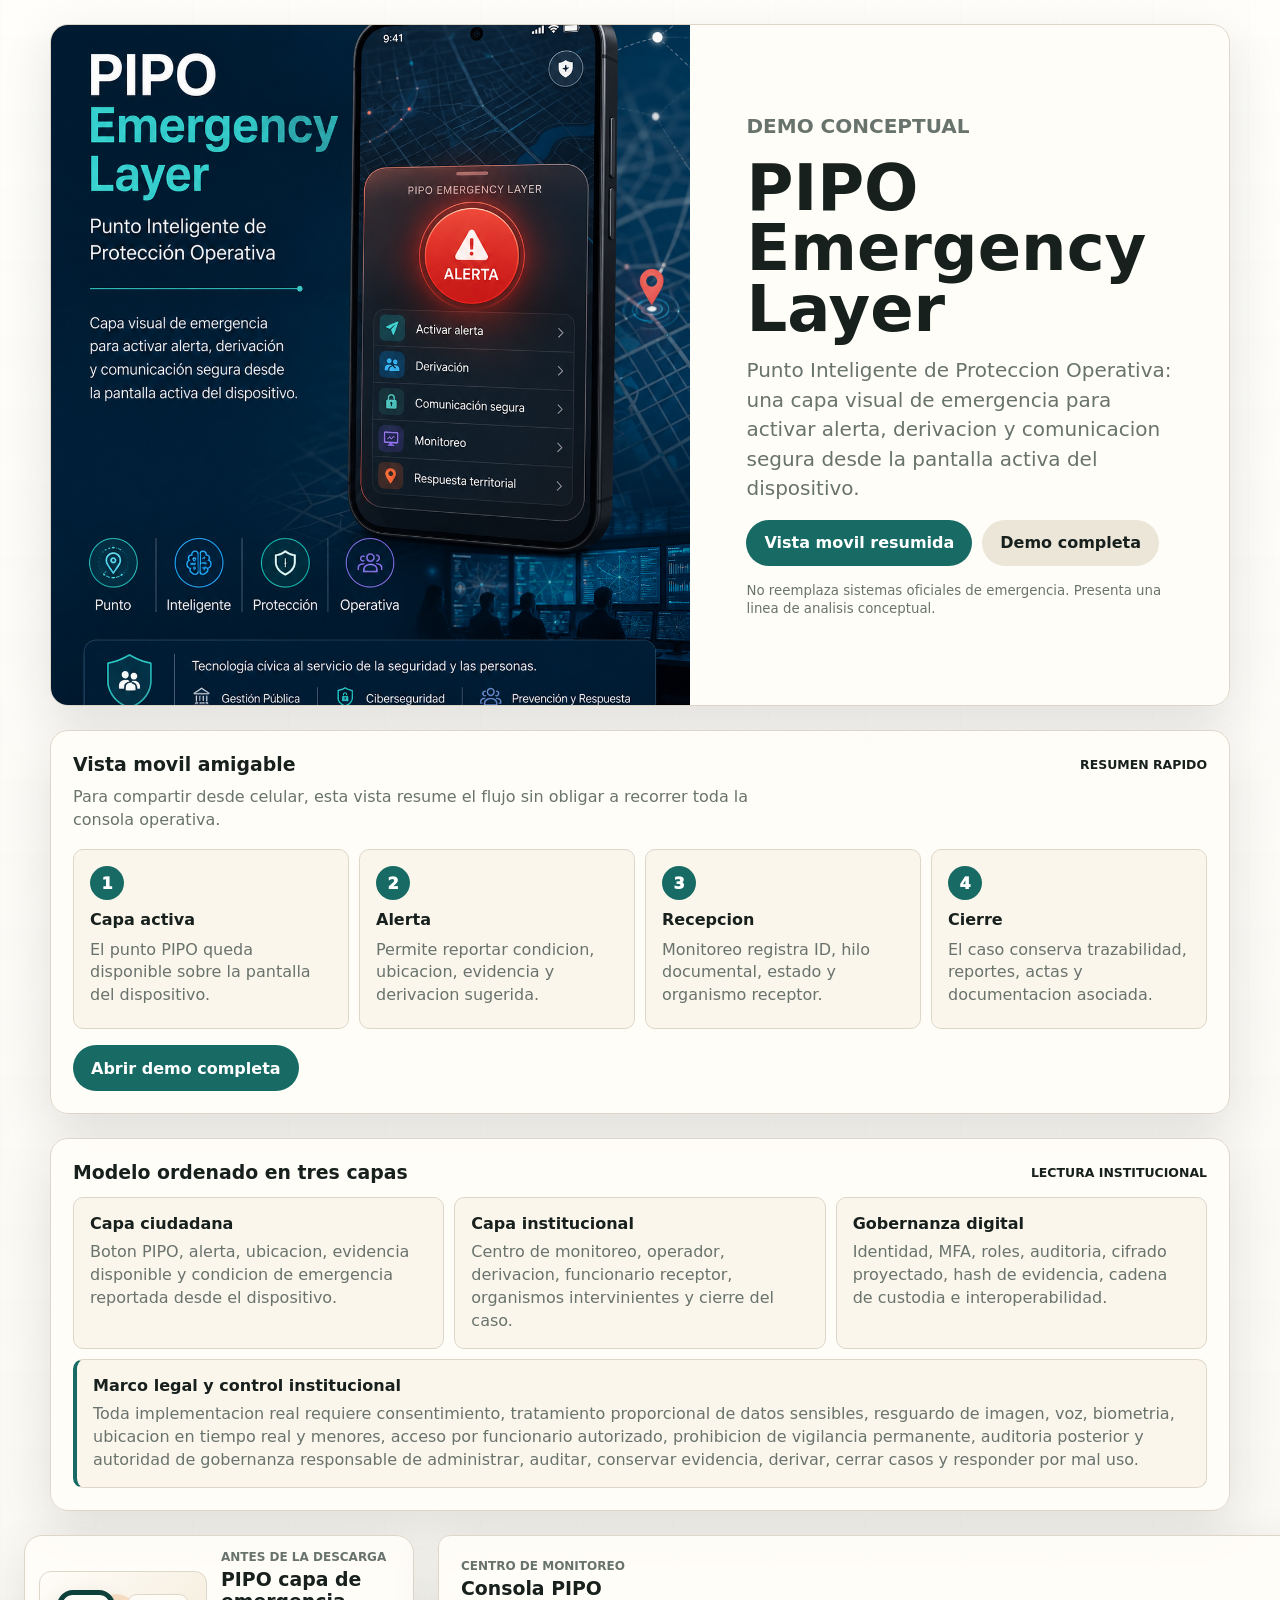
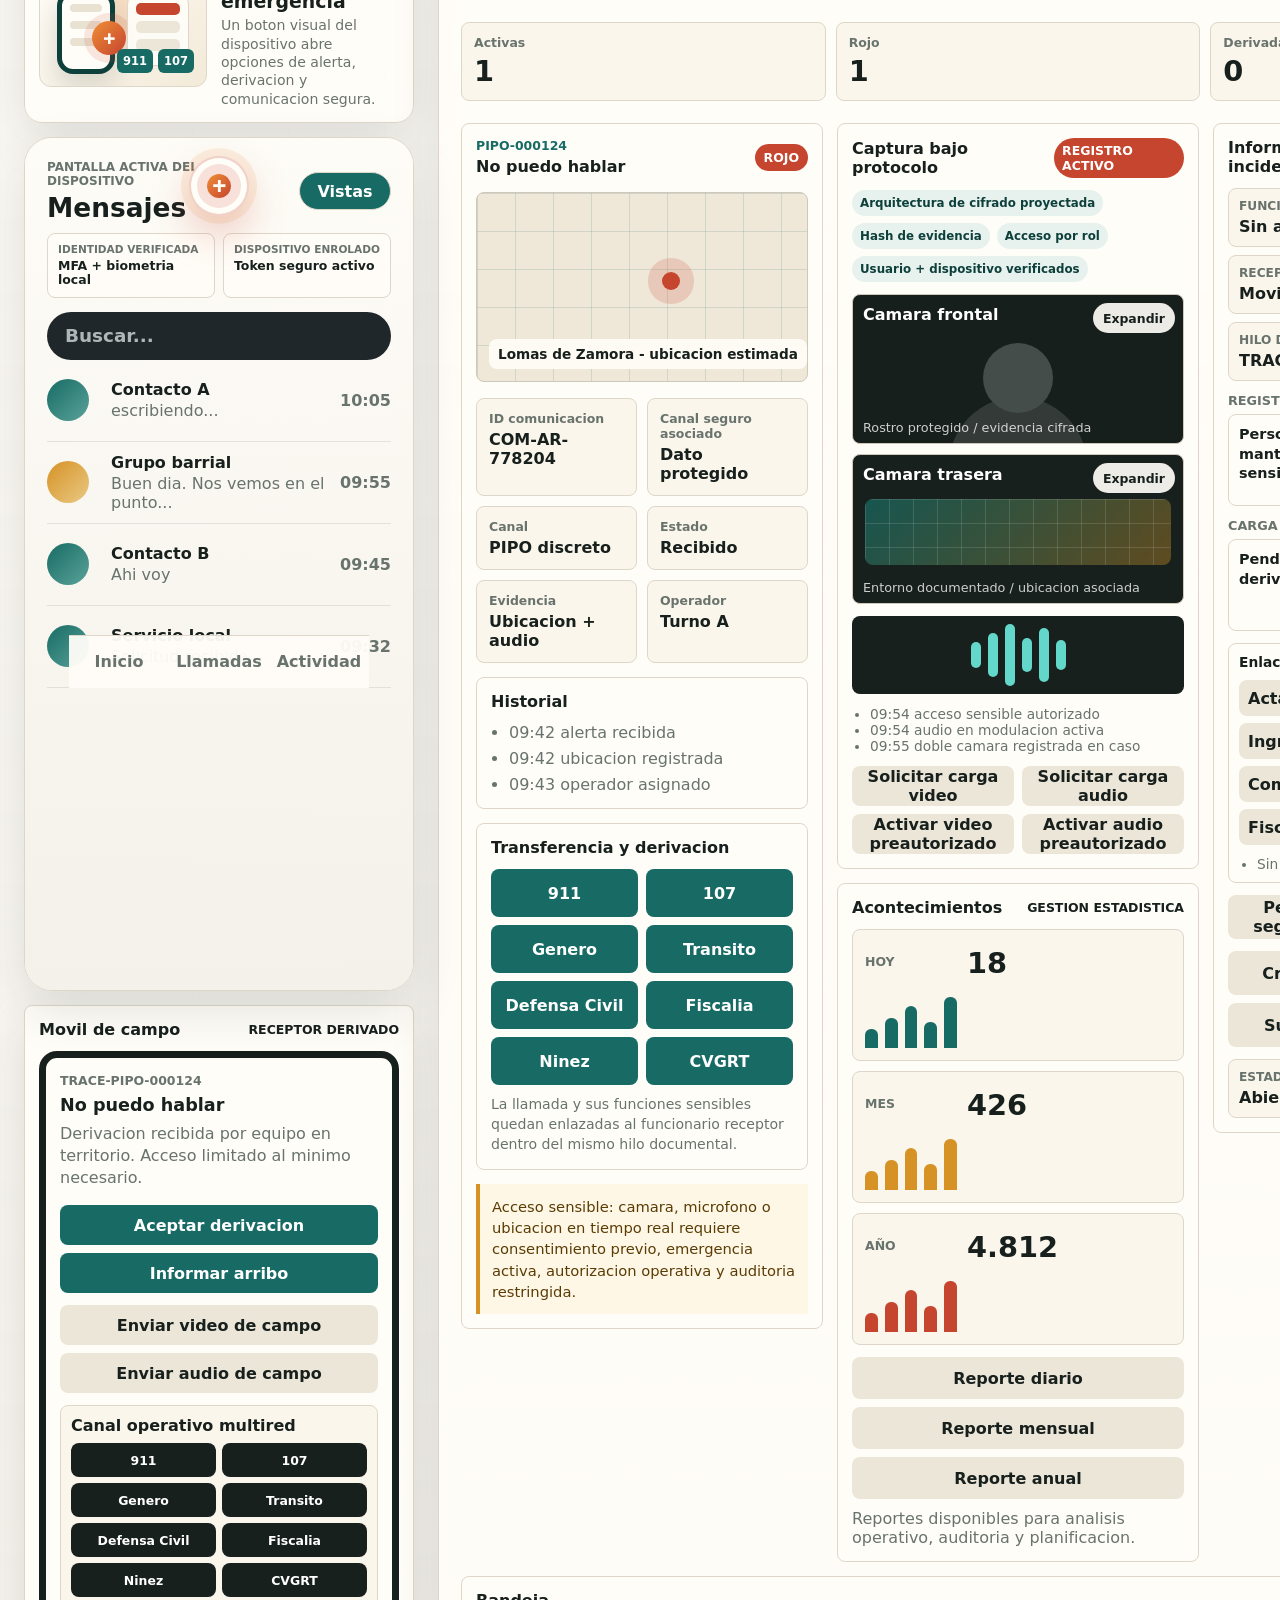
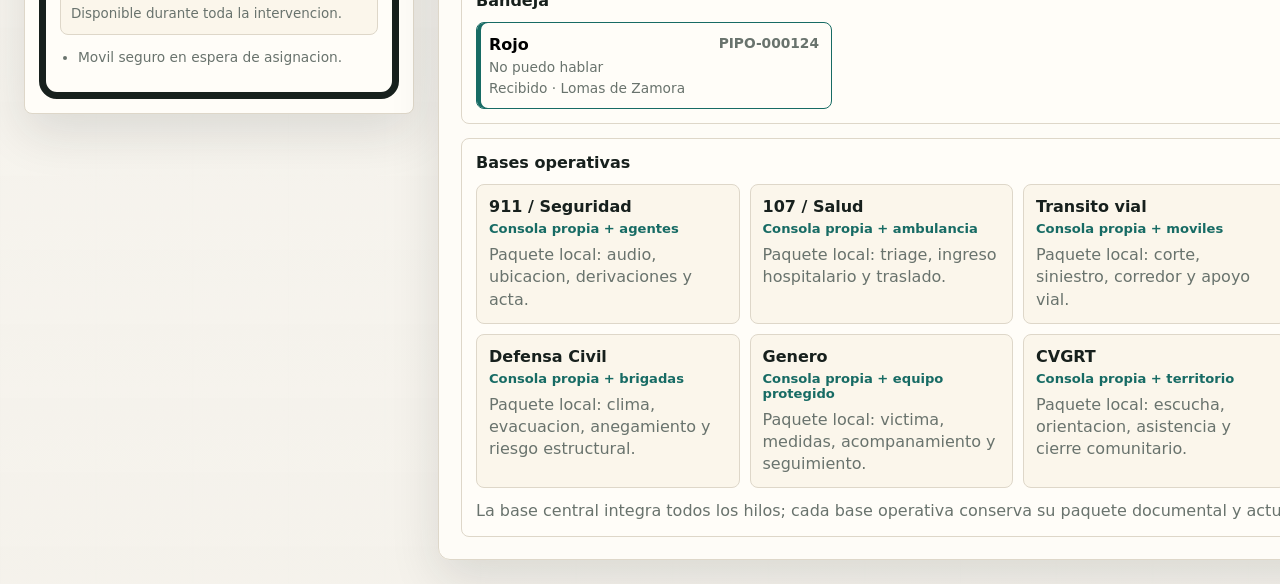
<file: docs/index.html>
<!doctype html>
<html lang="es">
  <head>
    <meta charset="utf-8" />
    <meta name="viewport" content="width=device-width, initial-scale=1" />
    <title>PIPO Emergency Layer - Prototipo</title>
    <meta name="description" content="Demo conceptual de PIPO Emergency Layer: capa visual de emergencia para activar alertas, derivacion y comunicacion segura desde dispositivos moviles." />
    <meta property="og:title" content="PIPO Emergency Layer - Demo conceptual" />
    <meta property="og:description" content="Prototipo conceptual de capa visual de emergencia para activacion, derivacion y comunicacion segura desde dispositivos moviles. No reemplaza sistemas oficiales de emergencia." />
    <meta property="og:type" content="website" />
    <meta property="og:url" content="https://angeladrianpagnini-star.github.io/pipo-emergency-layer-public/" />
    <link rel="preload" as="image" href="assets/pipo-presentacion-visual.png" />
    <link rel="stylesheet" href="styles.css?v=36" />
  </head>
  <body>
    <section class="cover-entry" aria-label="Presentacion PIPO">
      <div class="cover-entry-media">
        <img src="assets/pipo-presentacion-visual.png" alt="PIPO Emergency Layer, capa visual de emergencia para dispositivos moviles" />
      </div>
      <div class="cover-entry-copy">
        <p class="eyebrow">Demo conceptual</p>
        <h1>PIPO Emergency Layer</h1>
        <p>
          Punto Inteligente de Proteccion Operativa: una capa visual de emergencia para activar alerta,
          derivacion y comunicacion segura desde la pantalla activa del dispositivo.
        </p>
        <div class="cover-entry-actions">
          <a href="#mobile-resumen">Vista movil resumida</a>
          <a href="#demo-completa">Demo completa</a>
        </div>
        <small>No reemplaza sistemas oficiales de emergencia. Presenta una linea de analisis conceptual.</small>
      </div>
    </section>

    <section id="mobile-resumen" class="mobile-brief" aria-label="Resumen movil PIPO">
      <div class="section-title">
        <h2>Vista movil amigable</h2>
        <span>Resumen rapido</span>
      </div>
      <p class="brief-intro">
        Para compartir desde celular, esta vista resume el flujo sin obligar a recorrer toda la consola operativa.
      </p>
      <div class="brief-flow">
        <article>
          <span>1</span>
          <h3>Capa activa</h3>
          <p>El punto PIPO queda disponible sobre la pantalla del dispositivo.</p>
        </article>
        <article>
          <span>2</span>
          <h3>Alerta</h3>
          <p>Permite reportar condicion, ubicacion, evidencia y derivacion sugerida.</p>
        </article>
        <article>
          <span>3</span>
          <h3>Recepcion</h3>
          <p>Monitoreo registra ID, hilo documental, estado y organismo receptor.</p>
        </article>
        <article>
          <span>4</span>
          <h3>Cierre</h3>
          <p>El caso conserva trazabilidad, reportes, actas y documentacion asociada.</p>
        </article>
      </div>
      <div class="brief-actions">
        <a href="#demo-completa">Abrir demo completa</a>
      </div>
    </section>

    <section class="model-brief" aria-label="Capas institucionales PIPO">
      <div class="section-title">
        <h2>Modelo ordenado en tres capas</h2>
        <span>Lectura institucional</span>
      </div>
      <div class="model-grid">
        <article>
          <h3>Capa ciudadana</h3>
          <p>Boton PIPO, alerta, ubicacion, evidencia disponible y condicion de emergencia reportada desde el dispositivo.</p>
        </article>
        <article>
          <h3>Capa institucional</h3>
          <p>Centro de monitoreo, operador, derivacion, funcionario receptor, organismos intervinientes y cierre del caso.</p>
        </article>
        <article>
          <h3>Gobernanza digital</h3>
          <p>Identidad, MFA, roles, auditoria, cifrado proyectado, hash de evidencia, cadena de custodia e interoperabilidad.</p>
        </article>
      </div>
      <div class="governance-note">
        <strong>Marco legal y control institucional</strong>
        <p>
          Toda implementacion real requiere consentimiento, tratamiento proporcional de datos sensibles,
          resguardo de imagen, voz, biometria, ubicacion en tiempo real y menores, acceso por funcionario
          autorizado, prohibicion de vigilancia permanente, auditoria posterior y autoridad de gobernanza
          responsable de administrar, auditar, conservar evidencia, derivar, cerrar casos y responder por mal uso.
        </p>
      </div>
    </section>

    <main id="demo-completa" class="app-shell">
      <div class="device-column">
        <section class="pre-download-card" aria-label="Identificacion previa a la descarga">
          <div class="cover-illustration" aria-hidden="true">
            <div class="cover-phone">
              <span></span>
              <span></span>
              <span></span>
              <b>+</b>
            </div>
            <div class="cover-panel">
              <i></i>
              <i></i>
              <i></i>
            </div>
            <div class="cover-console">
              <strong>911</strong>
              <strong>107</strong>
            </div>
          </div>
          <div>
            <p class="eyebrow">Antes de la descarga</p>
            <h2>PIPO capa de emergencia</h2>
            <p>Un boton visual del dispositivo abre opciones de alerta, derivacion y comunicacion segura.</p>
          </div>
        </section>

        <section class="phone-panel" aria-label="Pantalla ciudadana">
          <div id="neutralScreen" class="neutral-screen hidden" aria-live="polite">
            <p>Solicitud registrada</p>
            <strong id="neutralCase">Estado: activo</strong>
            <button class="ghost-button" type="button" data-action="restore">Volver</button>
          </div>

        <div id="citizenFlow" class="citizen-flow">
          <section class="social-app" aria-label="Pantalla del dispositivo simulada">
            <header class="social-header">
              <div>
                <p class="eyebrow">Pantalla activa del dispositivo</p>
                <h1 id="socialTitle">Mensajes</h1>
              </div>
              <details id="networkPicker" class="network-picker">
                <summary id="networkToggle" class="network-toggle">Vistas</summary>
                <div id="networkRail" class="network-rail" aria-label="Cambiar vista del dispositivo">
                  <button type="button" class="active" data-social="chat">Mensajes</button>
                  <button type="button" data-social="feed">Actividad</button>
                  <button type="button" data-social="work">Trabajo</button>
                  <button type="button" data-social="community">Comunidad</button>
                </div>
              </details>
            </header>

            <section class="identity-card" aria-label="Identidad segura PIPO">
              <div>
                <span>Identidad verificada</span>
                <strong>MFA + biometria local</strong>
              </div>
              <div>
                <span>Dispositivo enrolado</span>
                <strong>Token seguro activo</strong>
              </div>
            </section>

            <div class="social-screen active" data-screen="chat">
              <div class="search-pill">Buscar...</div>
              <article class="chat-row"><span class="avatar"></span><div><strong>Contacto A</strong><p>escribiendo...</p></div><time>10:05</time></article>
              <article class="chat-row"><span class="avatar alt"></span><div><strong>Grupo barrial</strong><p>Buen dia. Nos vemos en el punto...</p></div><time>09:55</time></article>
              <article class="chat-row"><span class="avatar neutral"></span><div><strong>Contacto B</strong><p>Ahi voy</p></div><time>09:45</time></article>
              <article class="chat-row"><span class="avatar"></span><div><strong>Servicio local</strong><p>Solicitud recibida...</p></div><time>09:32</time></article>
              <nav class="mock-nav"><span>Inicio</span><span>Llamadas</span><span>Actividad</span></nav>
            </div>

            <div class="social-screen" data-screen="feed">
              <div class="story-strip"><span></span><span></span><span></span><span></span></div>
              <article class="social-card">
                <div class="avatar-line">
                  <span class="avatar alt"></span>
                  <div>
                    <strong>Cuenta comunitaria</strong>
                    <p>3 personas mas · contenido anonimizado</p>
                  </div>
                </div>
                <div class="post-visual magenta"></div>
                <div class="reaction-row"><span>Me gusta</span><span>Comentar</span><span>Enviar</span></div>
              </article>
            </div>

            <div class="social-screen" data-screen="work">
              <div class="search-pill light">Buscar</div>
              <article class="work-card">
                <div class="avatar-line">
                  <span class="avatar neutral"></span>
                  <div>
                    <strong>Perfil profesional</strong>
                    <p>Publicacion sugerida · 1 h</p>
                  </div>
                </div>
                <div class="post-visual work"></div>
                <p class="post-text">Contenido laboral anonimizado. La capa visual PIPO permanece disponible sin exponer identidad.</p>
              </article>
              <div class="reaction-row"><span>Recomendar</span><span>Comentar</span><span>Enviar</span></div>
            </div>

            <div class="social-screen" data-screen="community">
              <aside class="server-rail"><span></span><span></span><span></span><span></span><span>+</span></aside>
              <section class="channel-list">
                <h2>Comunidad segura</h2>
                <div class="search-pill">Buscar</div>
                <p># avisos</p>
                <p># general</p>
                <p># clases</p>
                <p># herramientas</p>
                <p>🔊 Sala general</p>
                <p>🔊 Sala duo</p>
                <p># segundo-anio</p>
              </section>
            </div>
          </section>

          <button id="pipoDot" class="pipo-dot" type="button" data-action="toggle-rail" aria-label="Abrir PIPO">
            <span></span>
          </button>

          <aside id="pipoRail" class="pipo-rail overlay hidden" aria-label="Barra de emergencia PIPO">
            <div class="rail-head">
              <div>
                <p class="eyebrow">PIPO Layer</p>
                <h2>Emergencia</h2>
              </div>
              <button class="mini-close" type="button" data-action="toggle-rail" aria-label="Cerrar">×</button>
            </div>

            <div class="rail-section">
              <p>Condicion</p>
              <div class="incident-grid compact-grid" id="incidentGrid">
                <button type="button" data-incident="No puedo hablar">No puedo hablar</button>
                <button type="button" data-incident="Violencia de genero">Violencia</button>
                <button type="button" data-incident="Emergencia medica">Salud</button>
                <button type="button" data-incident="Amenaza o extorsion">Amenaza</button>
                <button type="button" data-incident="Robo en curso">Robo</button>
                <button type="button" data-incident="Incendio">Incendio</button>
                <button type="button" data-incident="Accidente vial">Accidente</button>
                <button type="button" data-incident="Persona en riesgo">Persona en riesgo</button>
              </div>
            </div>

            <div class="rail-section">
              <p>Derivar a</p>
              <div class="route-grid">
                <button type="button" data-route="911 / Seguridad">911</button>
                <button type="button" data-route="107 / Salud">107</button>
                <button type="button" data-route="100 / Bomberos">Bomberos</button>
                <button type="button" data-route="103 / Defensa Civil">Defensa Civil</button>
                <button type="button" data-route="Genero">Genero</button>
                <button type="button" data-route="Transito vial">Transito</button>
                <button type="button" data-route="Ninez">Ninez</button>
                <button type="button" data-route="Fiscalia">Fiscalia</button>
                <button type="button" data-route="CVGRT territorial">CVGRT</button>
              </div>
            </div>

            <div class="rail-actions">
              <button id="panicButton" class="primary-alert" type="button">Comunicar alerta</button>
              <button type="button" data-action="reserved-call" class="reserve-alert">Llamar en reserva</button>
            </div>

            <div class="single-contact">
              <strong>Activacion silenciosa</strong>
              <span>Si no puedo hablar ni delatarme, toca una sola vez para enviar ubicacion, audio/video preautorizado y evidencia disponible.</span>
              <button type="button" data-action="silent" class="silent-alert">Tocar sin delatarme</button>
            </div>
          </aside>
          </div>
        </section>

        <section class="field-mobile field-mobile-device">
          <div class="section-title">
            <h3>Movil de campo</h3>
            <span>Receptor derivado</span>
          </div>
          <div class="field-phone">
            <p class="field-id">TRACE-PIPO-000124</p>
            <h4>No puedo hablar</h4>
            <p>Derivacion recibida por equipo en territorio. Acceso limitado al minimo necesario.</p>
            <div class="field-actions">
              <button type="button" data-action="field-accept">Aceptar derivacion</button>
              <button type="button" data-action="field-update">Informar arribo</button>
            </div>
            <div id="fieldEvidence" class="field-evidence hidden">
              <strong>Evidencia habilitada</strong>
              <span>Imagenes</span>
              <span>Audio</span>
              <span>Ubicacion</span>
            </div>
            <div class="field-actions secondary">
              <button type="button" data-action="field-video">Enviar video de campo</button>
              <button type="button" data-action="field-audio">Enviar audio de campo</button>
            </div>
            <div class="radio-channel">
              <strong>Canal operativo multired</strong>
              <div>
                <button type="button" data-radio="911">911</button>
                <button type="button" data-radio="107">107</button>
                <button type="button" data-radio="Genero">Genero</button>
                <button type="button" data-radio="Transito vial">Transito</button>
                <button type="button" data-radio="Defensa Civil">Defensa Civil</button>
                <button type="button" data-radio="Fiscalia">Fiscalia</button>
                <button type="button" data-radio="Ninez">Ninez</button>
                <button type="button" data-radio="CVGRT">CVGRT</button>
              </div>
              <p id="radioState">Disponible durante toda la intervencion.</p>
            </div>
            <ul id="fieldLog">
              <li>Movil seguro en espera de asignacion.</li>
            </ul>
          </div>
        </section>
      </div>

      <section class="operator-panel" aria-label="Consola operativa">
        <header class="console-header">
          <div>
            <p class="eyebrow">Centro de monitoreo</p>
            <h2>Consola PIPO</h2>
          </div>
          <div class="console-actions">
            <button type="button" data-action="reset">Reiniciar demo</button>
          </div>
        </header>

        <div class="metrics">
          <article>
            <span>Activas</span>
            <strong id="activeCount">1</strong>
          </article>
          <article>
            <span>Rojo</span>
            <strong id="redCount">1</strong>
          </article>
          <article>
            <span>Derivadas</span>
            <strong id="derivedCount">0</strong>
          </article>
        </div>

        <div class="console-layout">
          <section class="case-detail">
            <div class="case-head">
              <div>
                <p id="caseId" class="case-id">PIPO-000124</p>
                <h3 id="caseTitle">No puedo hablar</h3>
              </div>
              <span id="casePriority" class="priority red">Rojo</span>
            </div>

            <div class="map-box">
              <div class="map-marker"></div>
              <span id="caseZone">Lomas de Zamora - ubicacion estimada</span>
            </div>

            <div class="detail-grid">
              <article>
                <span>ID comunicacion</span>
                <strong id="caseComms">COM-AR-778204</strong>
              </article>
              <article>
                <span>Canal seguro asociado</span>
                <strong id="casePhone">Dato protegido</strong>
              </article>
              <article>
                <span>Canal</span>
                <strong id="caseChannel">PIPO discreto</strong>
              </article>
              <article>
                <span>Estado</span>
                <strong id="caseStatus">Recibido</strong>
              </article>
              <article>
                <span>Evidencia</span>
                <strong id="caseEvidence">Ubicacion + audio</strong>
              </article>
              <article>
                <span>Operador</span>
                <strong>Turno A</strong>
              </article>
            </div>

            <section class="timeline">
              <h3>Historial</h3>
              <ul id="timelineList"></ul>
            </section>

            <section class="derivation">
              <h3>Transferencia y derivacion</h3>
              <div class="derivation-buttons">
                <button type="button" data-derive="911 / Seguridad">911</button>
                <button type="button" data-derive="107 / Salud">107</button>
                <button type="button" data-derive="Genero">Genero</button>
                <button type="button" data-derive="Transito vial">Transito</button>
                <button type="button" data-derive="Defensa Civil">Defensa Civil</button>
                <button type="button" data-derive="Fiscalia">Fiscalia</button>
                <button type="button" data-derive="Ninez">Ninez</button>
                <button type="button" data-derive="CVGRT territorial">CVGRT</button>
              </div>
              <p class="derivation-copy">La llamada y sus funciones sensibles quedan enlazadas al funcionario receptor dentro del mismo hilo documental.</p>
            </section>

            <aside class="sensitive-note">
              Acceso sensible: camara, microfono o ubicacion en tiempo real requiere consentimiento previo,
              emergencia activa, autorizacion operativa y auditoria restringida.
            </aside>

          </section>

          <section class="report-panel">
            <div class="section-title">
              <h3>Informe del incidente</h3>
              <span>Cierre obligatorio</span>
            </div>
            <div class="report-meta">
              <article>
                <span>Funcionario receptor</span>
                <strong id="receiverName">Sin asignar</strong>
              </article>
              <article>
                <span>Recepcion en campo</span>
                <strong id="fieldDevice">Movil seguro pendiente</strong>
              </article>
              <article>
                <span>Hilo documental</span>
                <strong id="threadId">TRACE-PIPO-000124</strong>
              </article>
            </div>
            <label class="report-field">
              Registro del operador
              <textarea id="operatorReport">Persona sin posibilidad de hablar. Se mantiene ubicacion activa y evidencia sensible bajo protocolo.</textarea>
            </label>
            <label class="report-field">
              Carga del funcionario receptor
              <textarea id="receiverReport">Pendiente de carga por area derivada.</textarea>
            </label>
            <section class="document-links">
              <h4>Enlaces institucionales</h4>
              <button type="button" data-linkdoc="Acta policial">Acta policial</button>
              <button type="button" data-linkdoc="Ingreso hospitalario">Ingreso hospitalario</button>
              <button type="button" data-linkdoc="Comunicacion judicial">Comunicacion judicial</button>
              <button type="button" data-linkdoc="Fiscalia / Ninez">Fiscalia / Ninez</button>
              <ul id="linkedDocs">
                <li>Sin documentacion externa asociada.</li>
              </ul>
            </section>
            <div class="closure-grid">
              <button type="button" data-action="mark-followup">Pendiente seguimiento</button>
              <button type="button" data-action="close-case">Cerrar reporte</button>
            </div>
            <div class="closure-grid upload-grid">
              <button type="button" data-linkdoc="Acta de procedimiento">Crear acta</button>
              <button type="button" data-linkdoc="Documento adjunto">Subir documento</button>
              <button type="button" data-linkdoc="Foto de cierre">Subir foto</button>
              <button type="button" data-linkdoc="Video de cierre">Subir video</button>
            </div>
            <div class="closure-state">
              <span>Estado de cierre</span>
              <strong id="closureState">Abierto - requiere cierre</strong>
            </div>
          </section>

          <div class="middle-stack">
          <section class="camera-monitor">
            <div class="section-title">
              <h3>Captura bajo protocolo</h3>
              <span>Registro activo</span>
            </div>
            <div class="security-strip">
              <span>Arquitectura de cifrado proyectada</span>
              <span>Hash de evidencia</span>
              <span>Acceso por rol</span>
              <span>Usuario + dispositivo verificados</span>
            </div>
            <div class="camera-grid">
              <article class="camera-feed front">
                <span>Camara frontal</span>
                <button type="button" data-action="expand-front">Expandir</button>
                <div class="face-mask"></div>
                <p>Rostro protegido / evidencia cifrada</p>
              </article>
              <article class="camera-feed rear">
                <span>Camara trasera</span>
                <button type="button" data-action="expand-rear">Expandir</button>
                <div class="scene-lines"></div>
                <p>Entorno documentado / ubicacion asociada</p>
              </article>
            </div>
            <div class="audio-register">
              <div class="wave-bars" aria-label="Modulacion de audio">
                <span></span><span></span><span></span><span></span><span></span><span></span>
              </div>
              <ul>
                <li>09:54 acceso sensible autorizado</li>
                <li>09:54 audio en modulacion activa</li>
                <li>09:55 doble camara registrada en caso</li>
              </ul>
            </div>
            <div class="monitor-actions">
              <button type="button" data-action="ask-field-video">Solicitar carga video</button>
              <button type="button" data-action="ask-field-audio">Solicitar carga audio</button>
              <button type="button" data-action="request-field-video">Activar video preautorizado</button>
              <button type="button" data-action="request-field-audio">Activar audio preautorizado</button>
            </div>
          </section>

          <section class="analytics-panel">
            <div class="section-title">
              <h3>Acontecimientos</h3>
              <span>Gestion estadistica</span>
            </div>
            <div class="analytics-grid">
              <article>
                <span>Hoy</span>
                <strong>18</strong>
                <div class="mini-bars"><i></i><i></i><i></i><i></i><i></i></div>
              </article>
              <article>
                <span>Mes</span>
                <strong>426</strong>
                <div class="mini-bars month"><i></i><i></i><i></i><i></i><i></i></div>
              </article>
              <article>
                <span>Año</span>
                <strong>4.812</strong>
                <div class="mini-bars year"><i></i><i></i><i></i><i></i><i></i></div>
              </article>
            </div>
            <div class="report-actions">
              <button type="button" data-action="daily-report">Reporte diario</button>
              <button type="button" data-action="monthly-report">Reporte mensual</button>
              <button type="button" data-action="annual-report">Reporte anual</button>
            </div>
            <p id="reportState">Reportes disponibles para analisis operativo, auditoria y planificacion.</p>
          </section>

          </div>

          <section class="queue">
            <div class="section-title">
              <h3>Bandeja</h3>
              <span>Tiempo real</span>
            </div>
            <div id="caseList" class="case-list"></div>
          </section>

          <section class="federated-bases">
            <div class="section-title">
              <h3>Bases operativas</h3>
              <span>Consolas federadas</span>
            </div>
            <div class="base-grid">
              <article>
                <strong>911 / Seguridad</strong>
                <span>Consola propia + agentes</span>
                <p>Paquete local: audio, ubicacion, derivaciones y acta.</p>
              </article>
              <article>
                <strong>107 / Salud</strong>
                <span>Consola propia + ambulancia</span>
                <p>Paquete local: triage, ingreso hospitalario y traslado.</p>
              </article>
              <article>
                <strong>Transito vial</strong>
                <span>Consola propia + moviles</span>
                <p>Paquete local: corte, siniestro, corredor y apoyo vial.</p>
              </article>
              <article>
                <strong>Fiscalia / Ninez</strong>
                <span>Consola propia + receptor</span>
                <p>Paquete local: oficio, resguardo, intervencion y cierre.</p>
              </article>
              <article>
                <strong>Defensa Civil</strong>
                <span>Consola propia + brigadas</span>
                <p>Paquete local: clima, evacuacion, anegamiento y riesgo estructural.</p>
              </article>
              <article>
                <strong>Genero</strong>
                <span>Consola propia + equipo protegido</span>
                <p>Paquete local: victima, medidas, acompanamiento y seguimiento.</p>
              </article>
              <article>
                <strong>CVGRT</strong>
                <span>Consola propia + territorio</span>
                <p>Paquete local: escucha, orientacion, asistencia y cierre comunitario.</p>
              </article>
              <article>
                <strong>Centro de Monitoreo</strong>
                <span>Base central integradora</span>
                <p>Paquete central: todos los hilos, estados, evidencias y reportes.</p>
              </article>
            </div>
            <p class="federated-copy">La base central integra todos los hilos; cada base operativa conserva su paquete documental y actua con su equipo de campo.</p>
          </section>

        </div>
      </section>
    </main>

    <div id="cameraModal" class="camera-modal hidden" role="dialog" aria-modal="true" aria-label="Vista ampliada de camara">
      <section class="expanded-camera">
        <header>
          <div>
            <p class="eyebrow">Vista ampliada</p>
            <h2 id="modalCameraTitle">Camara</h2>
          </div>
          <button type="button" data-action="close-camera">Cerrar</button>
        </header>
        <div id="modalCameraView" class="modal-camera-view front-view">
          <div class="face-mask"></div>
        </div>
      </section>
      <aside class="modal-report">
        <h3>Registro durante visualizacion</h3>
        <textarea>El operador mantiene escritura de registro mientras visualiza camara ampliada. Toda accion queda asociada al hilo documental.</textarea>
        <button type="button" data-action="close-case">Cerrar reporte</button>
      </aside>
    </div>

    <script src="app.js?v=36"></script>
  </body>
</html>
</file>
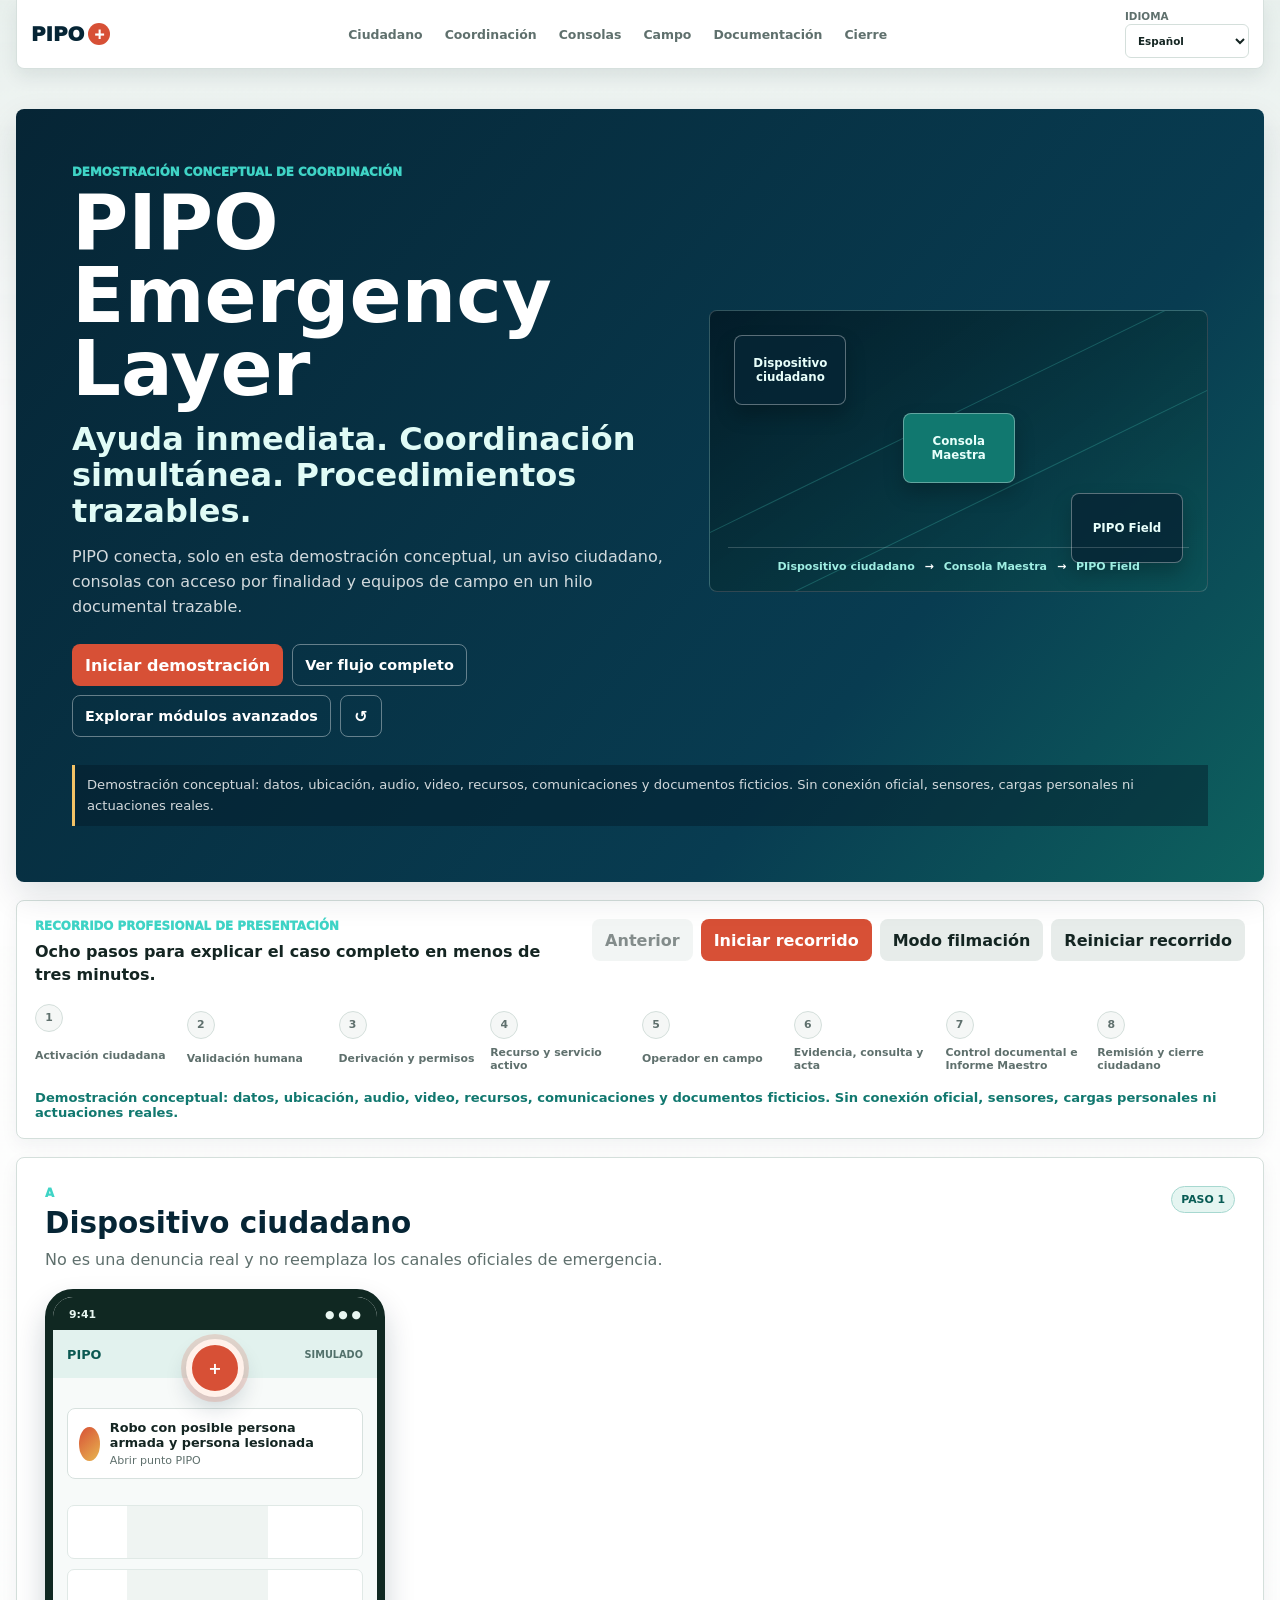
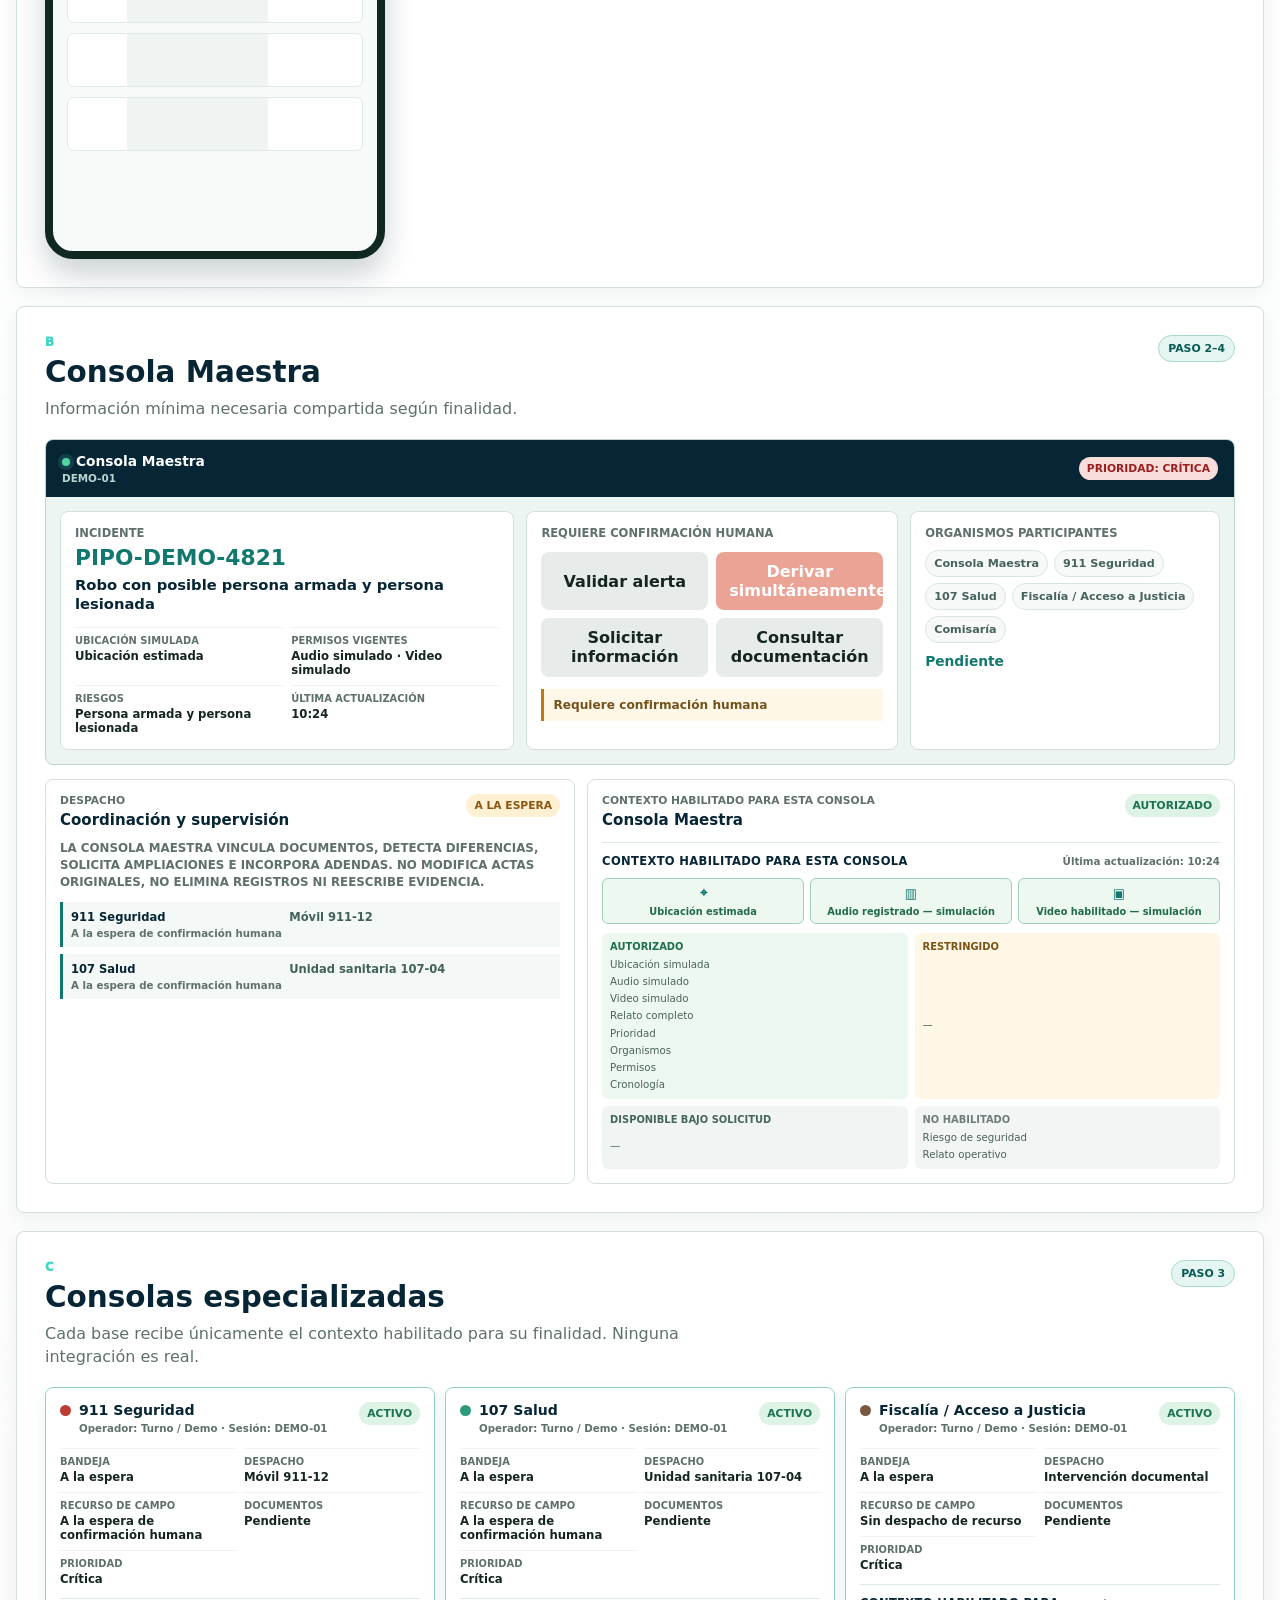
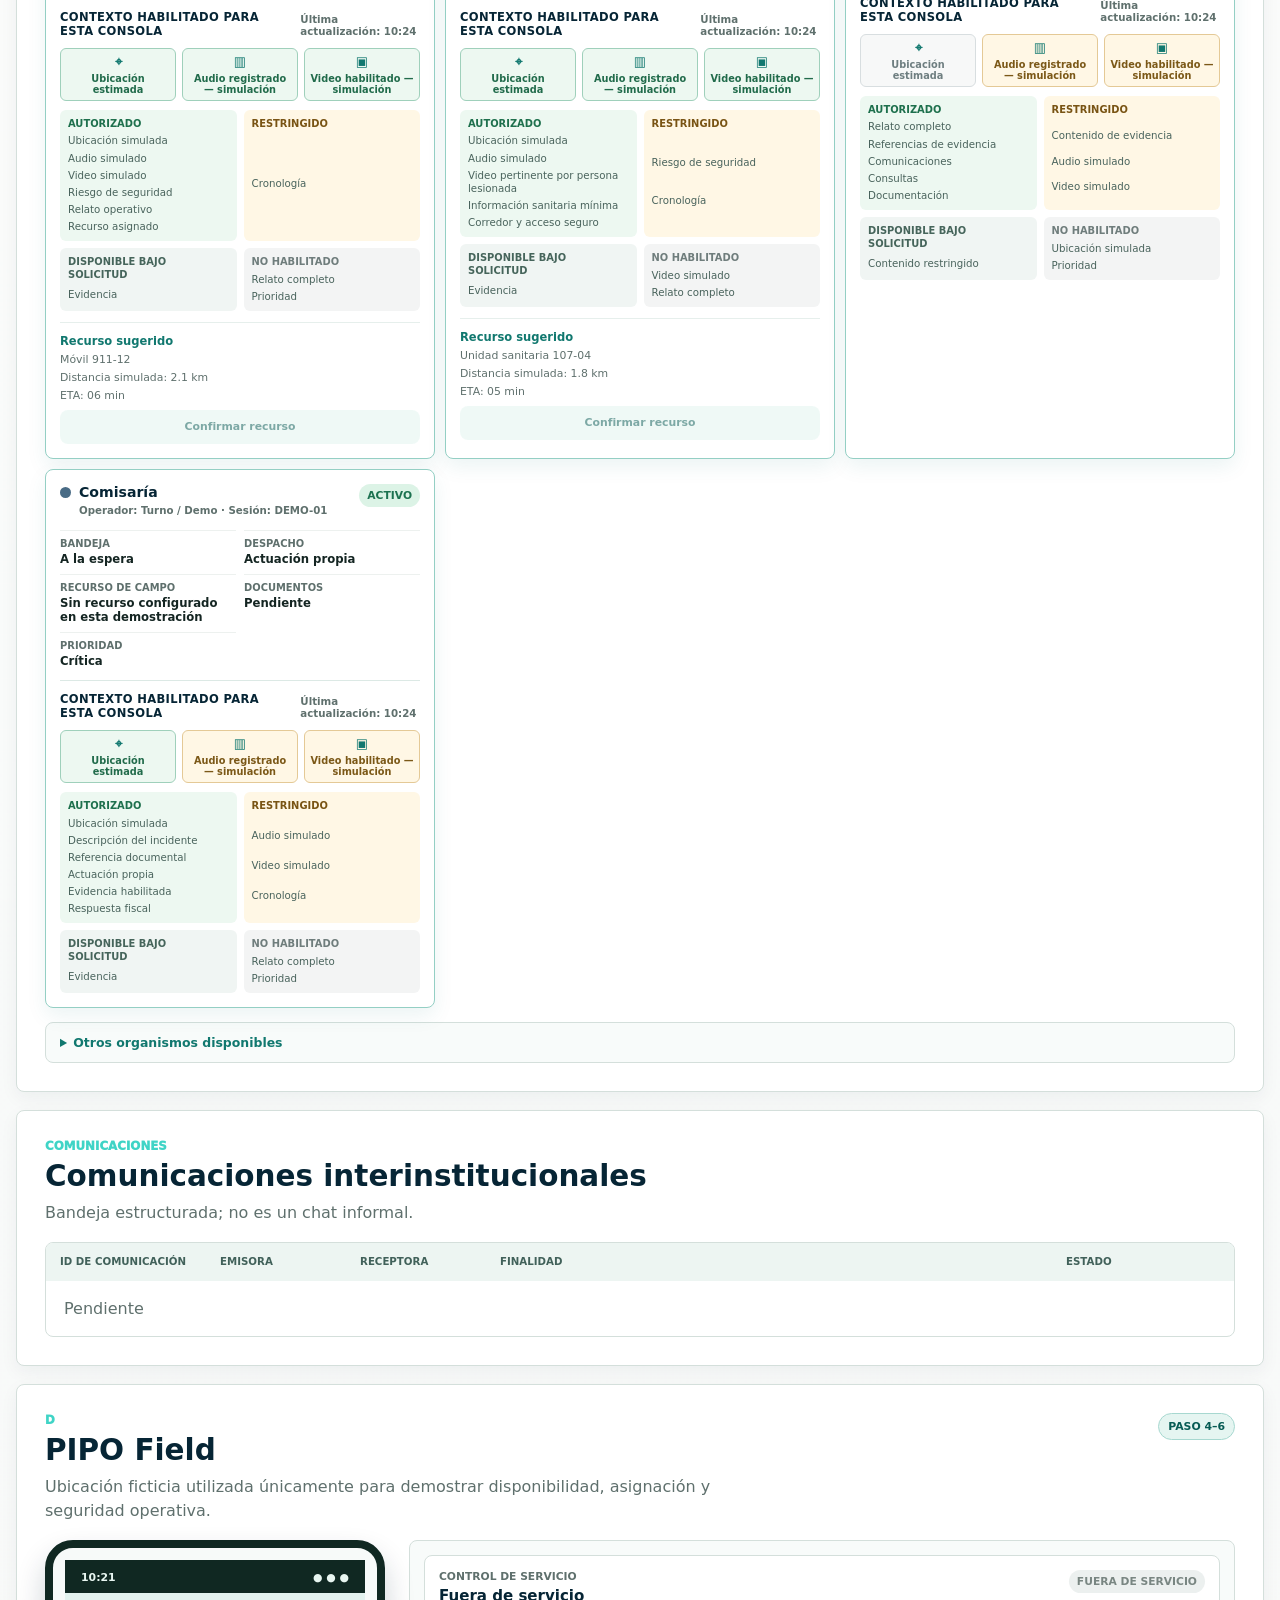
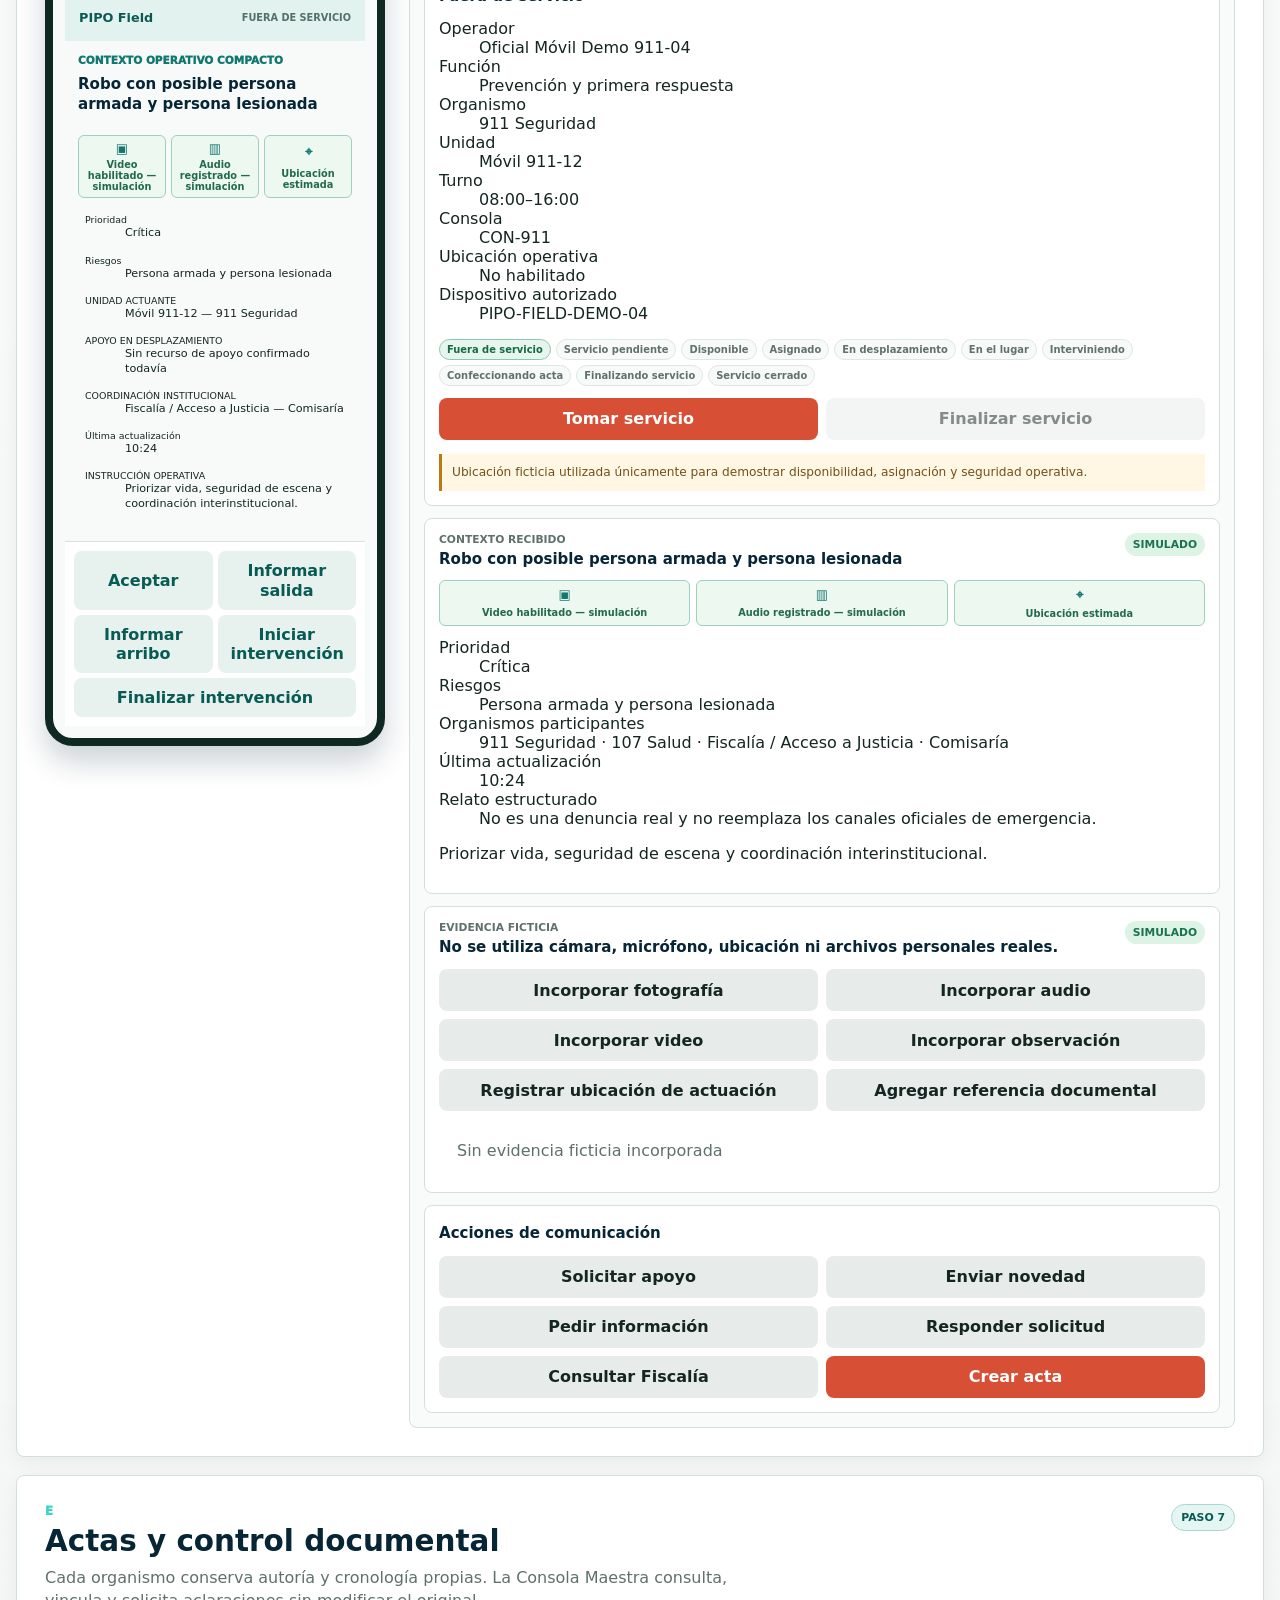
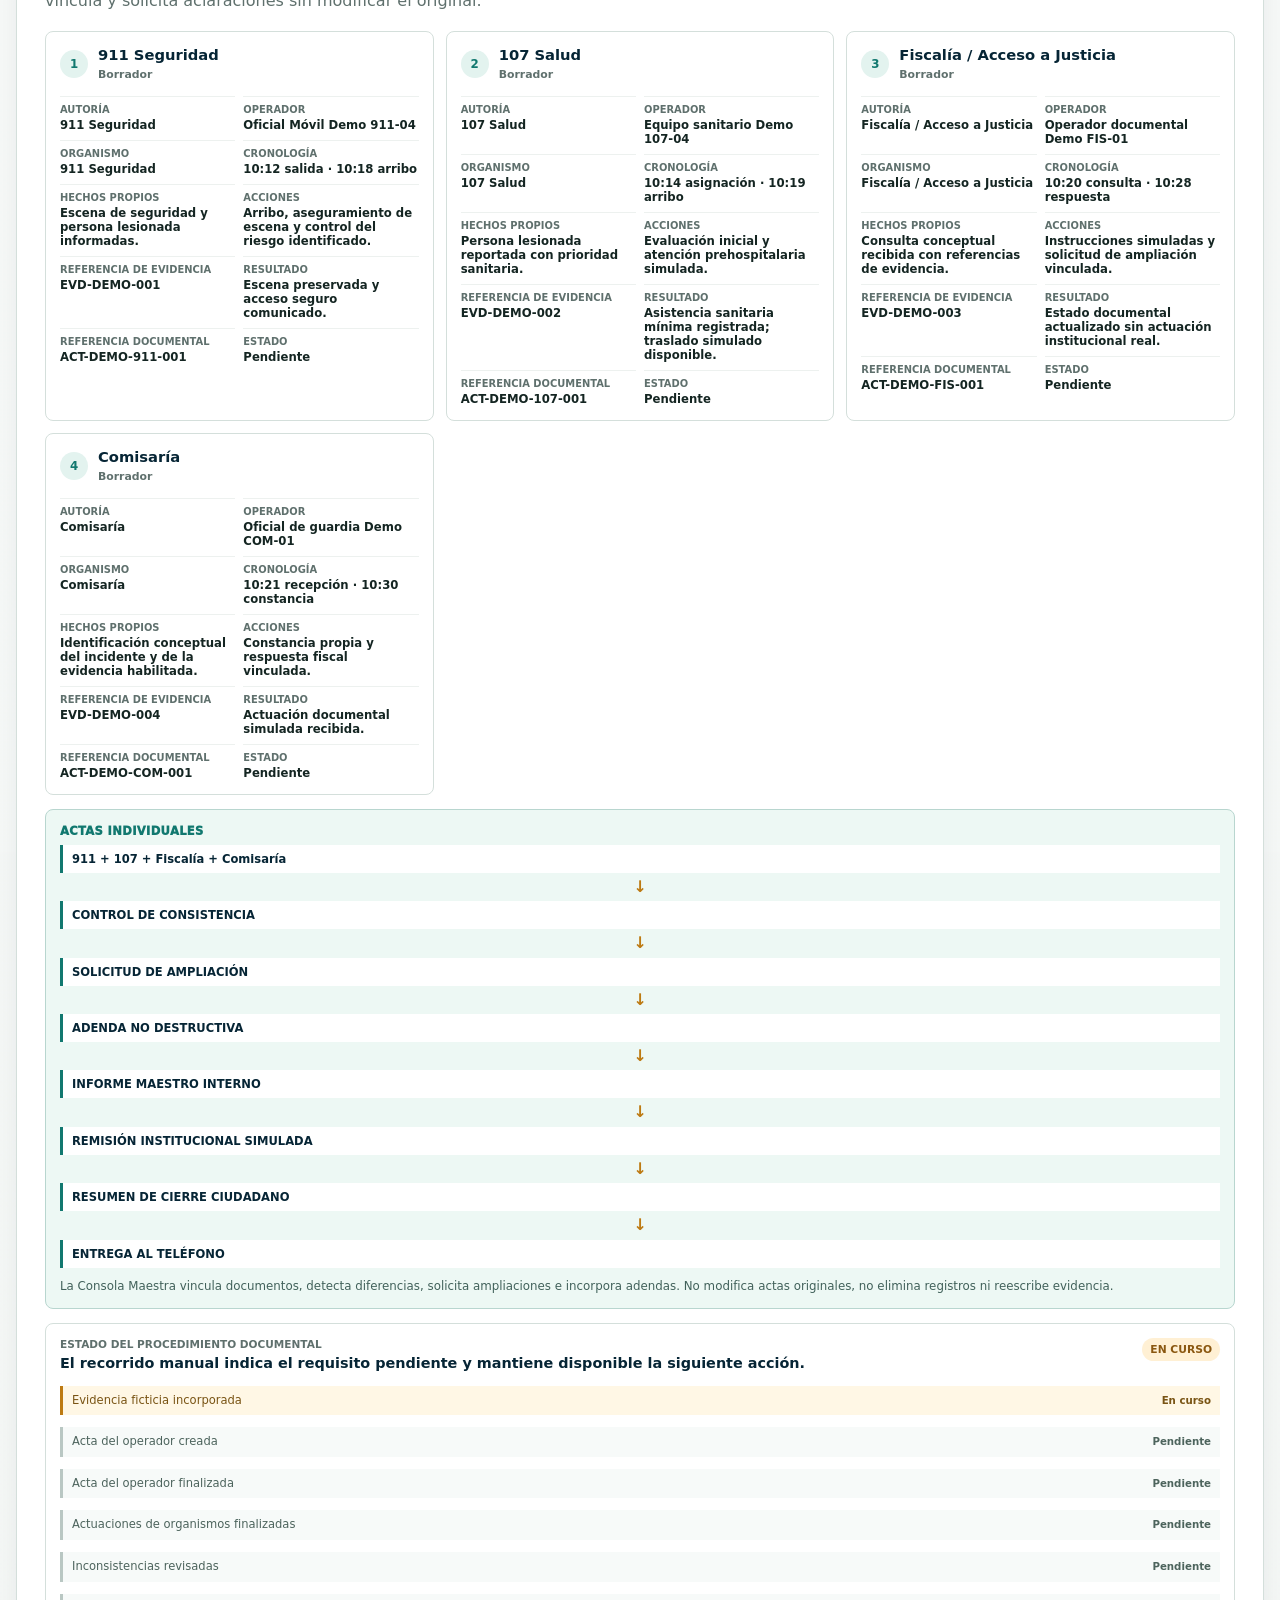
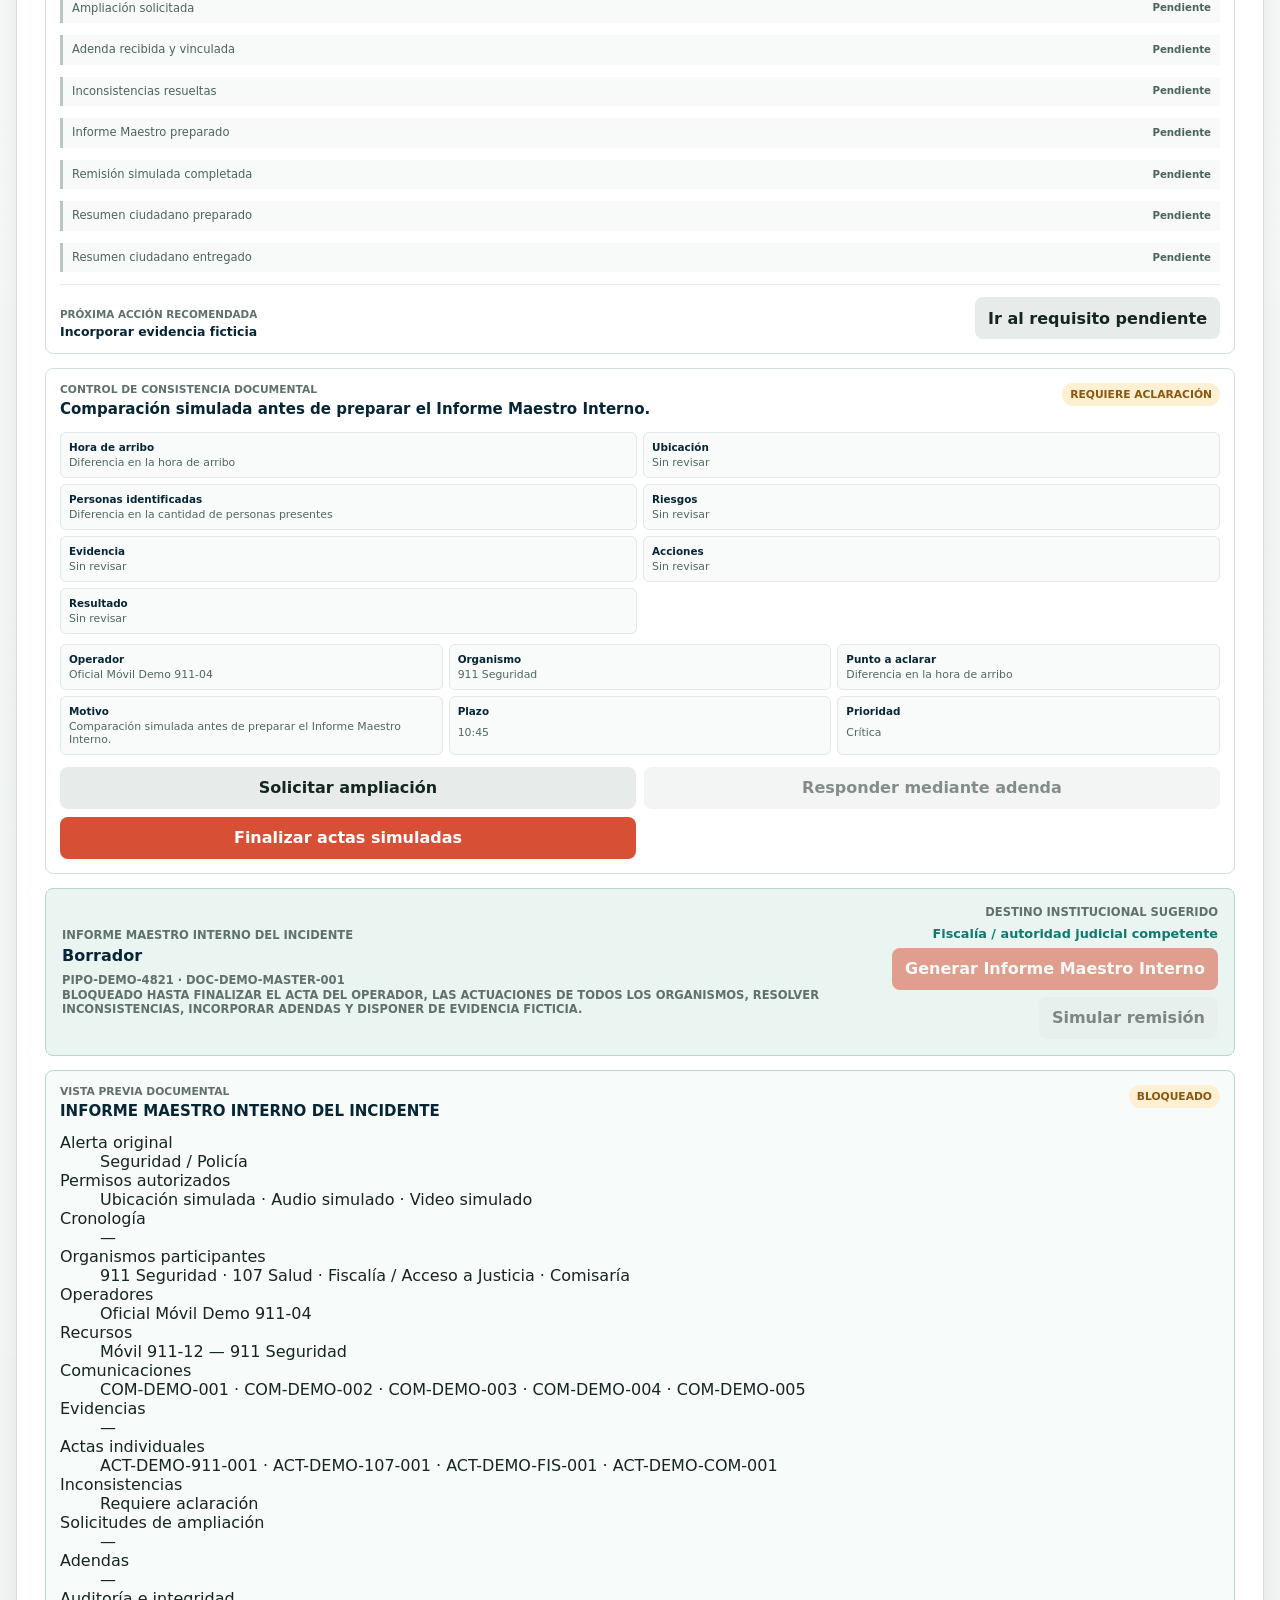
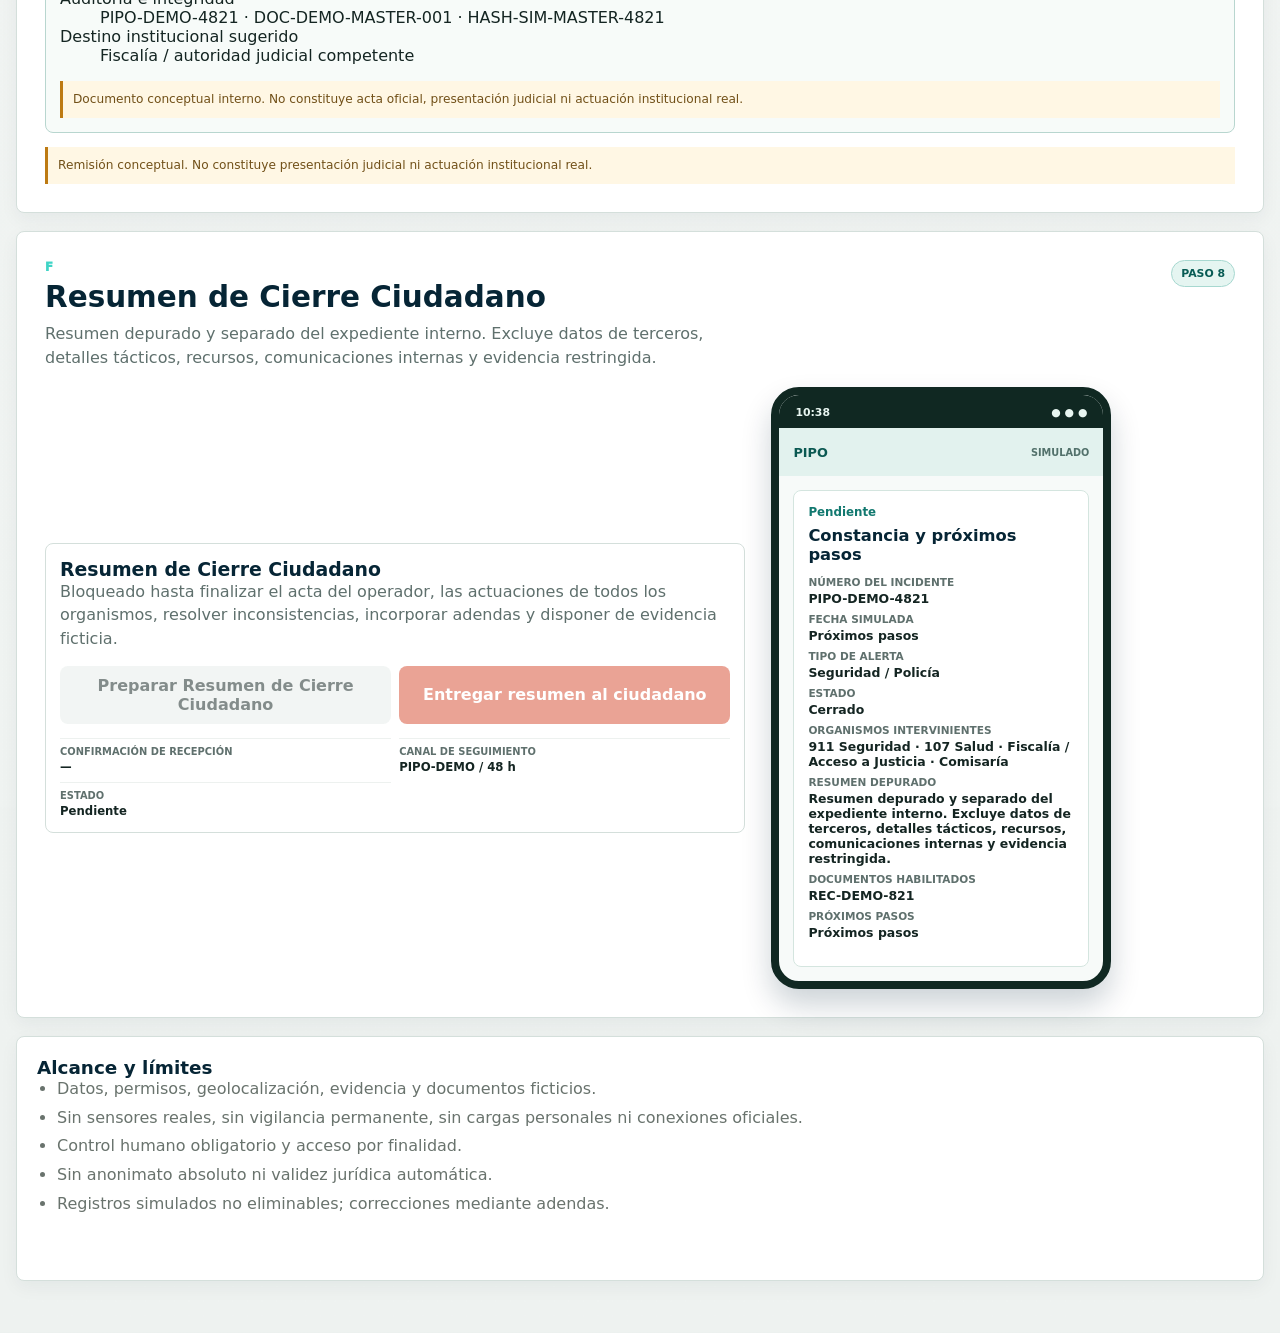
<file: docs/build-week/index.html>
<!doctype html>
<html lang="es-AR">
  <head>
    <meta charset="utf-8" />
    <meta name="viewport" content="width=device-width, initial-scale=1" />
    <title>PIPO Emergency Layer - Presentación operativa unificada</title>
    <meta
      name="description"
      content="Demostración conceptual de activación ciudadana, coordinación institucional, respuesta de campo y cierre trazable de PIPO Emergency Layer."
    />
    <link rel="icon" href="data:," />
    <link rel="stylesheet" href="styles.css?v=20" />
  </head>
  <body class="presentation-unified">
    <div id="pipoUnifiedPresentation"></div>
    <noscript>
      <p class="pipo-noscript">Esta demostración requiere JavaScript para mostrar el recorrido simulado. No utiliza sensores ni datos reales.</p>
    </noscript>
    <script src="alert-routing-config.js?v=3"></script>
    <script src="presentation-unified.js?v=9"></script>
  </body>
</html>
</file>
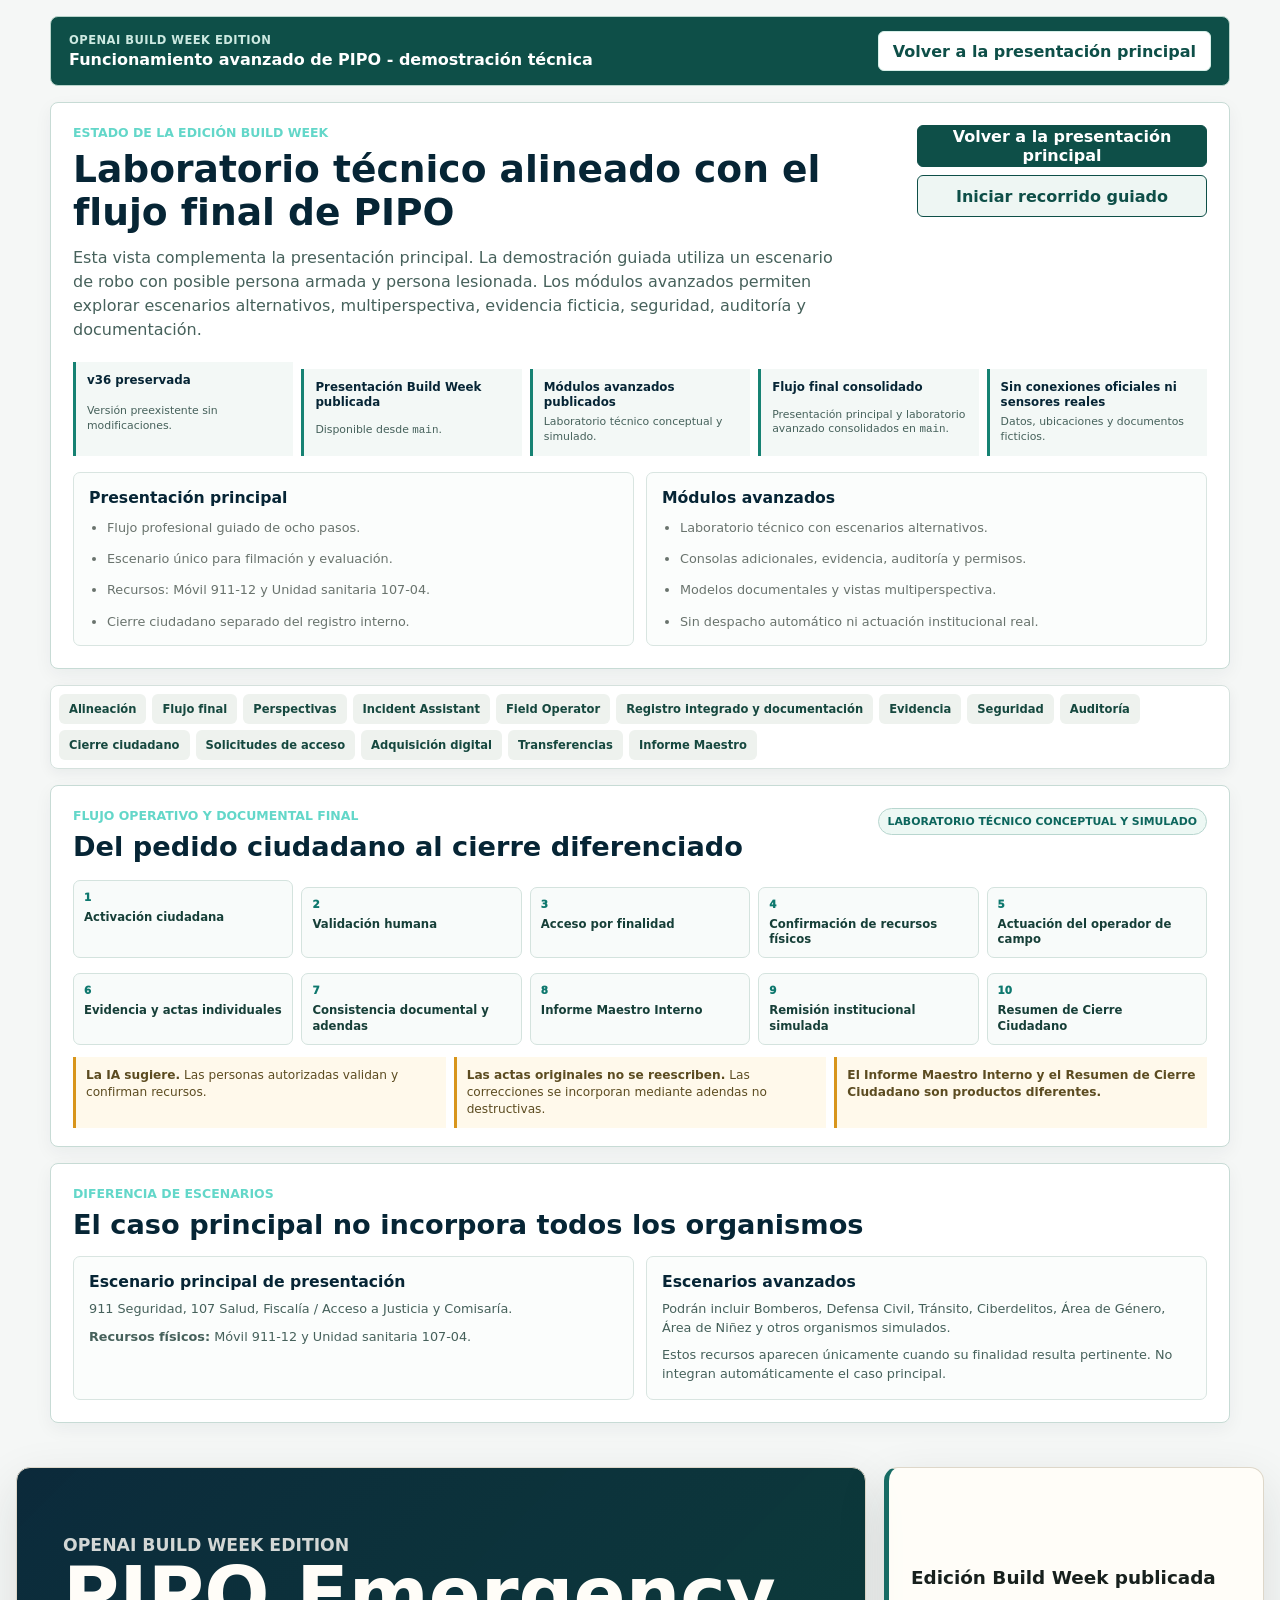
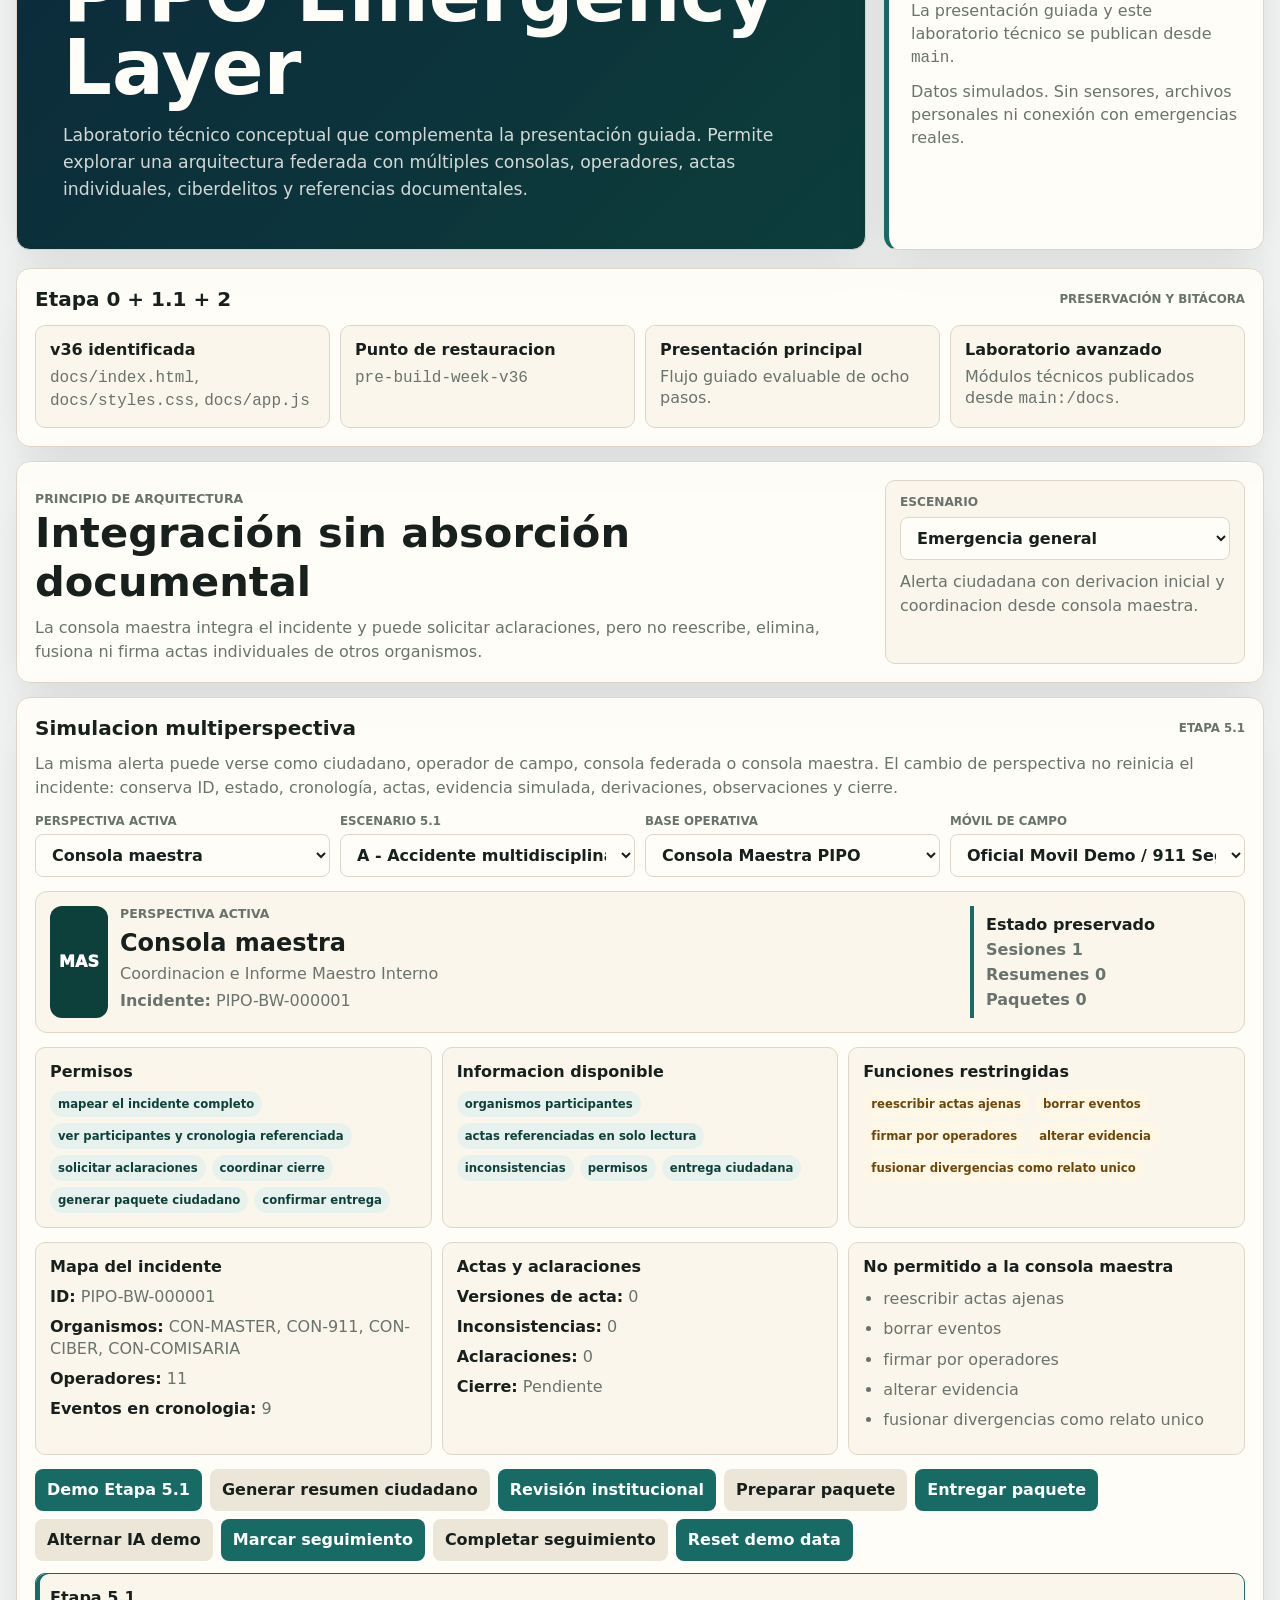
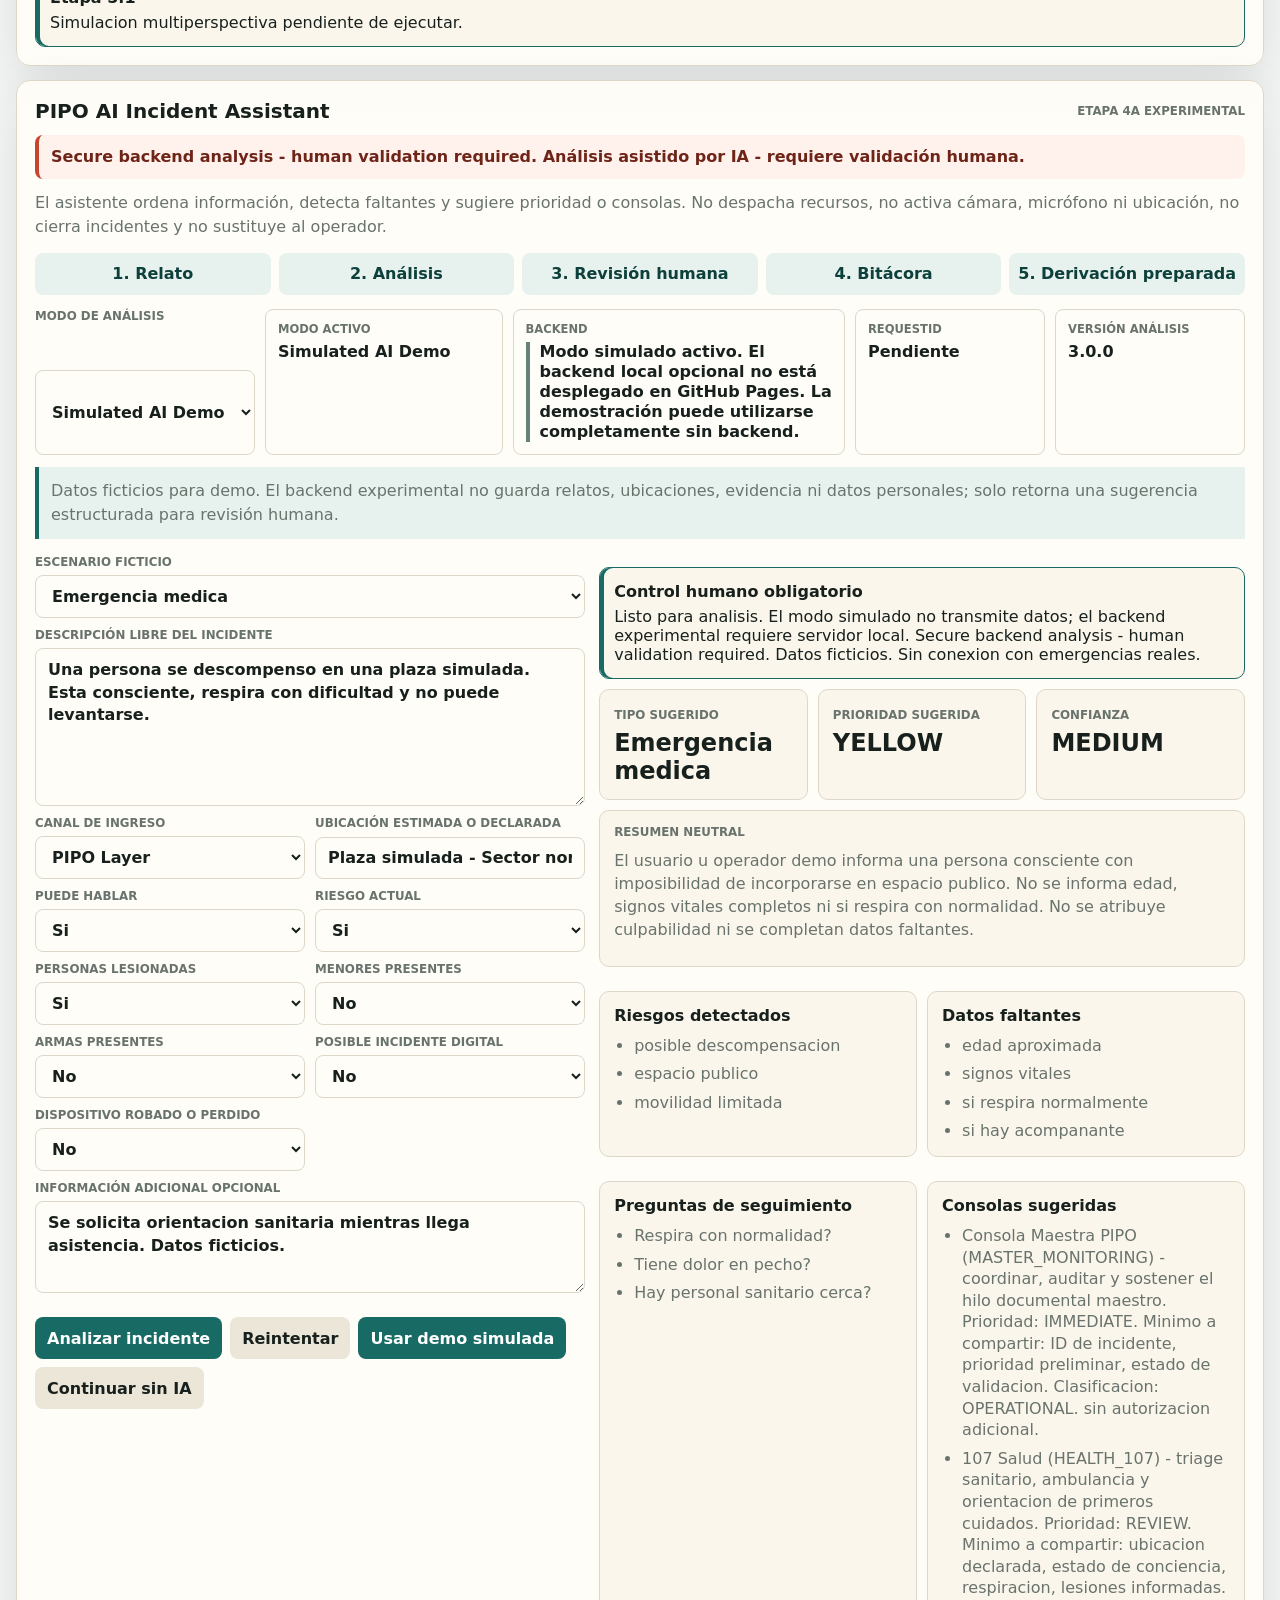
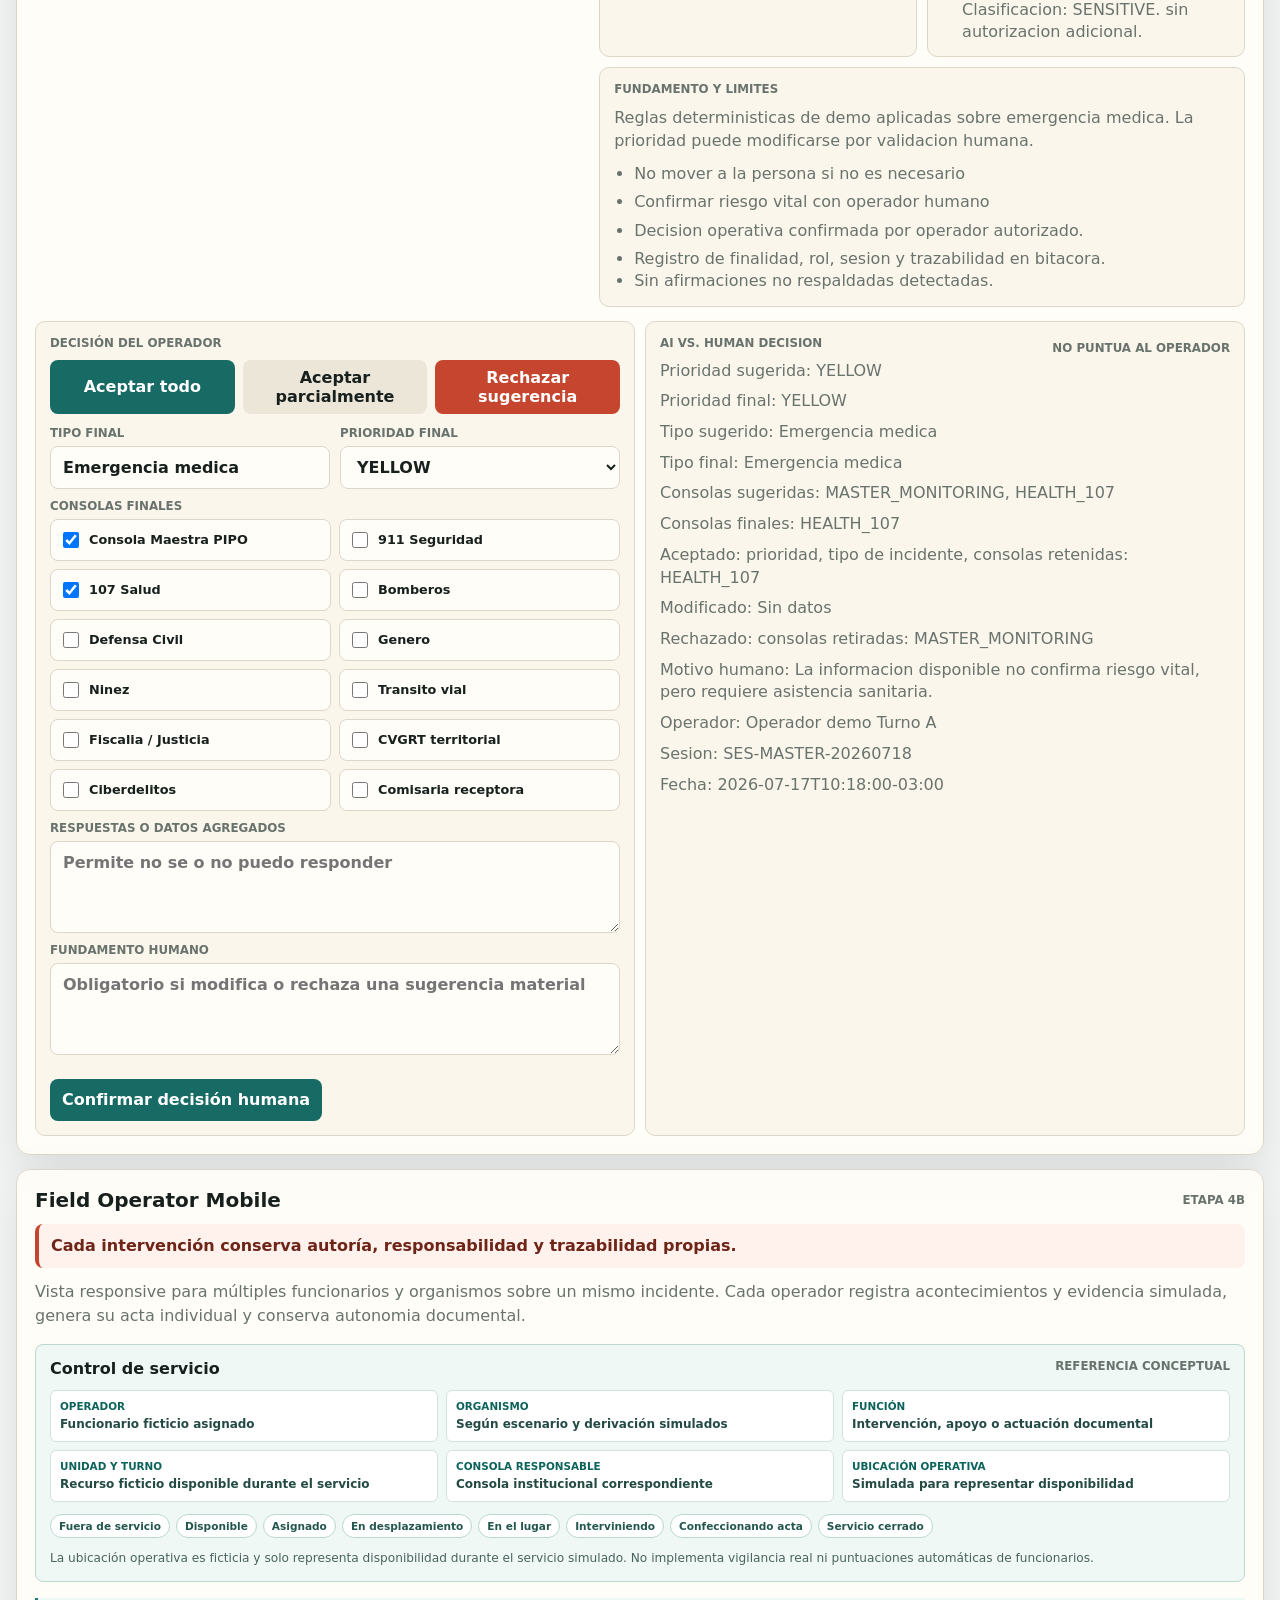
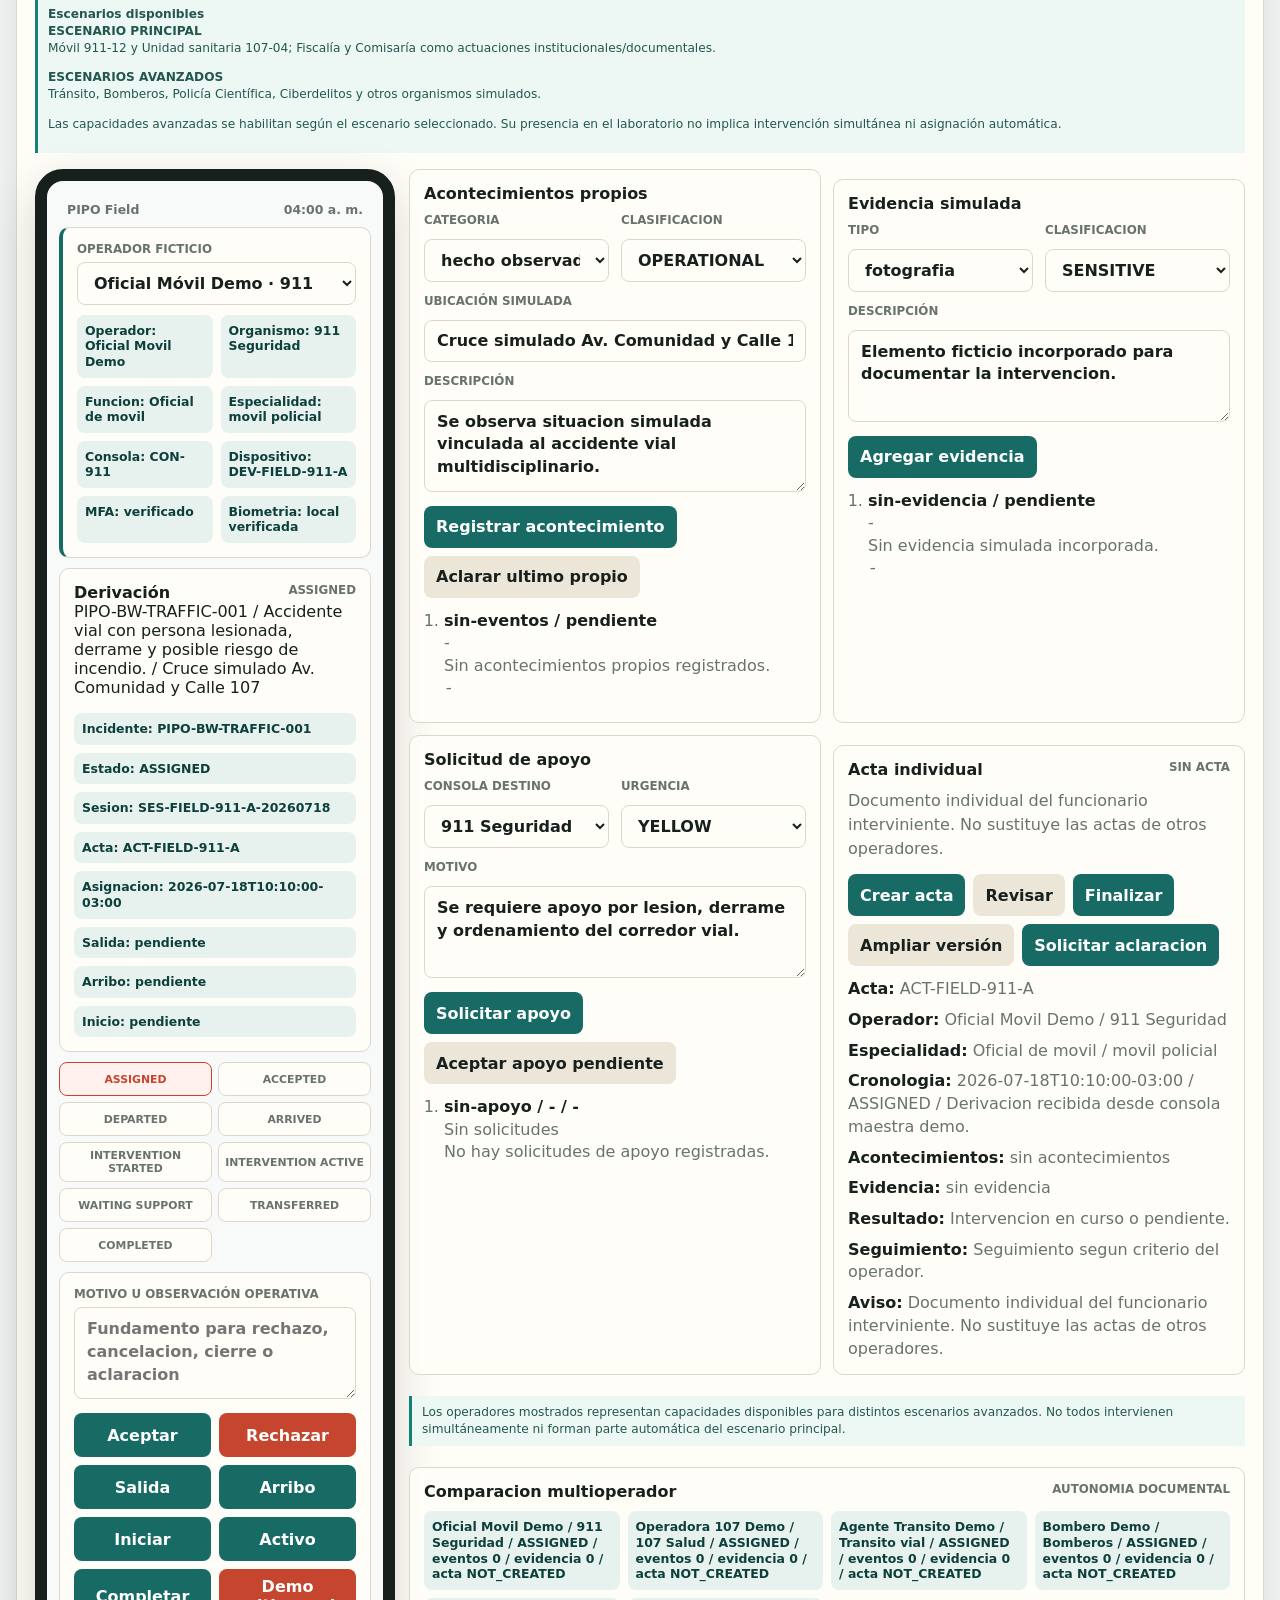
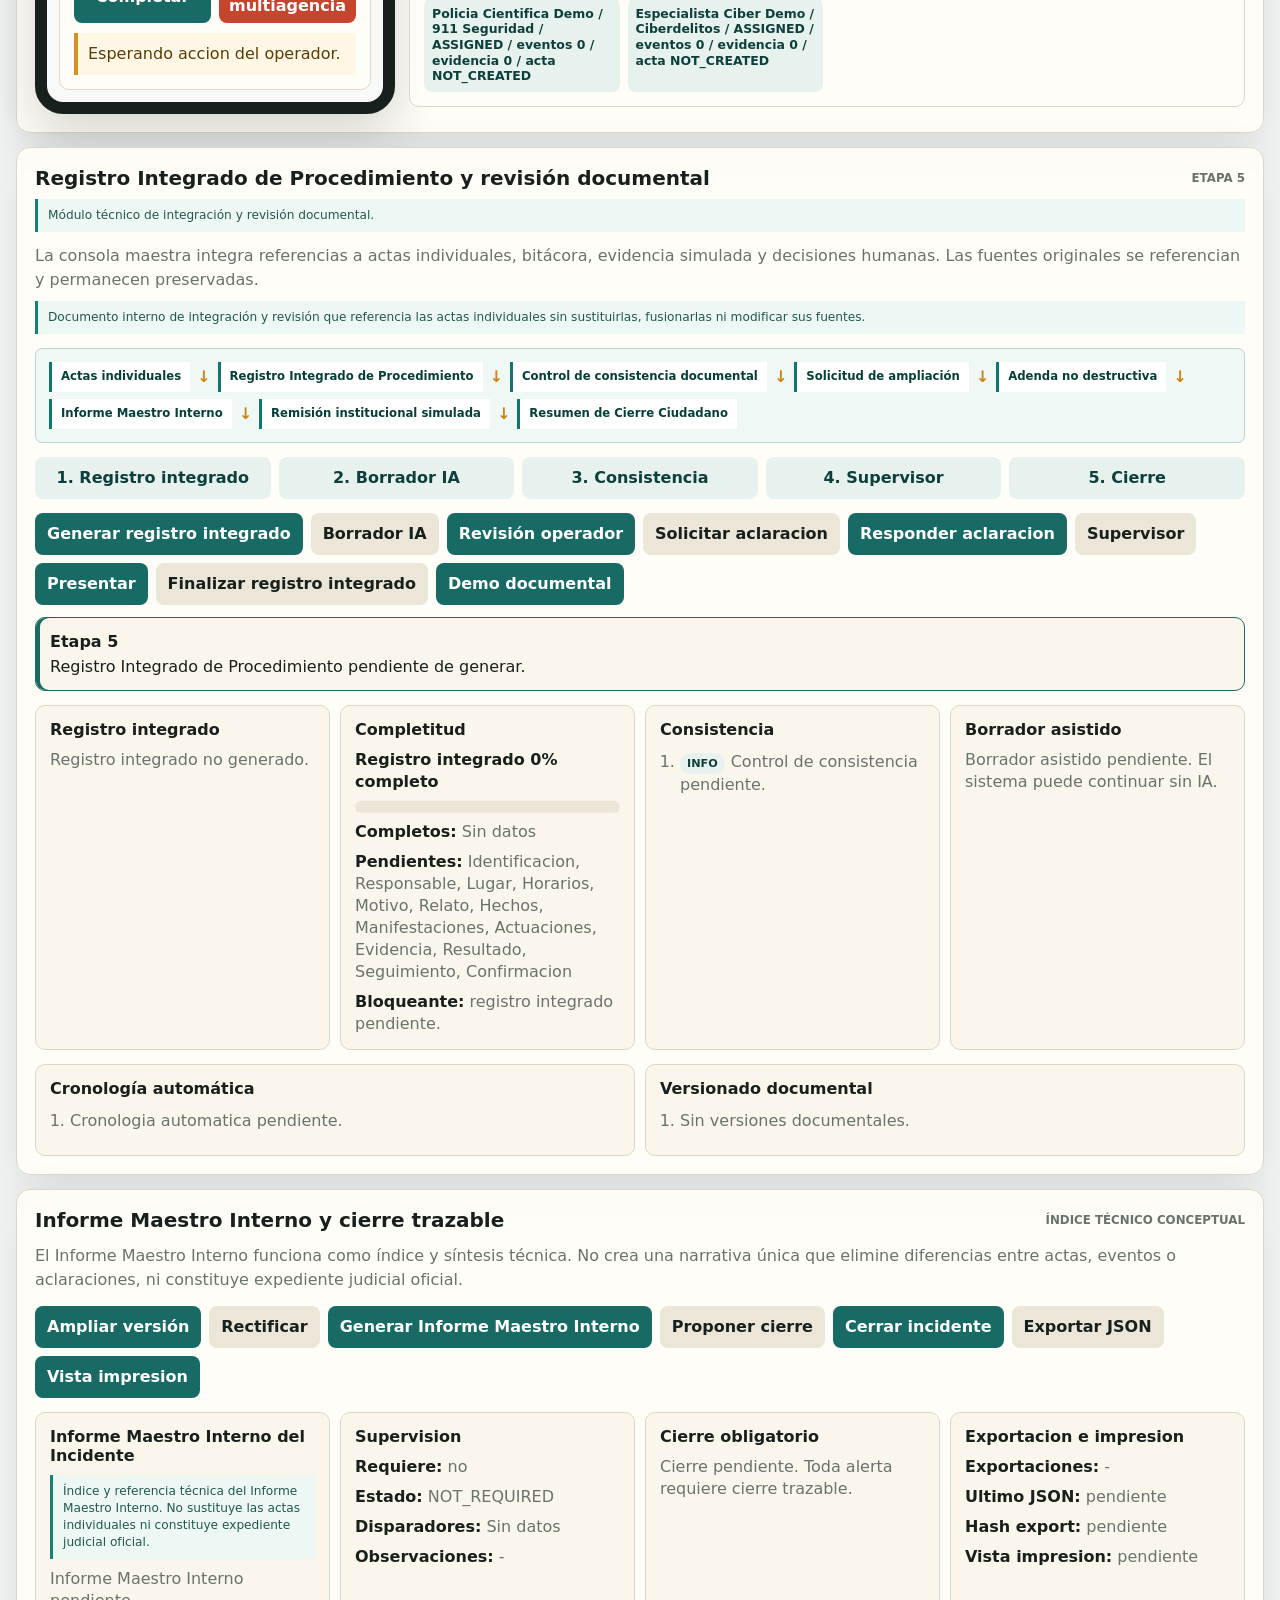
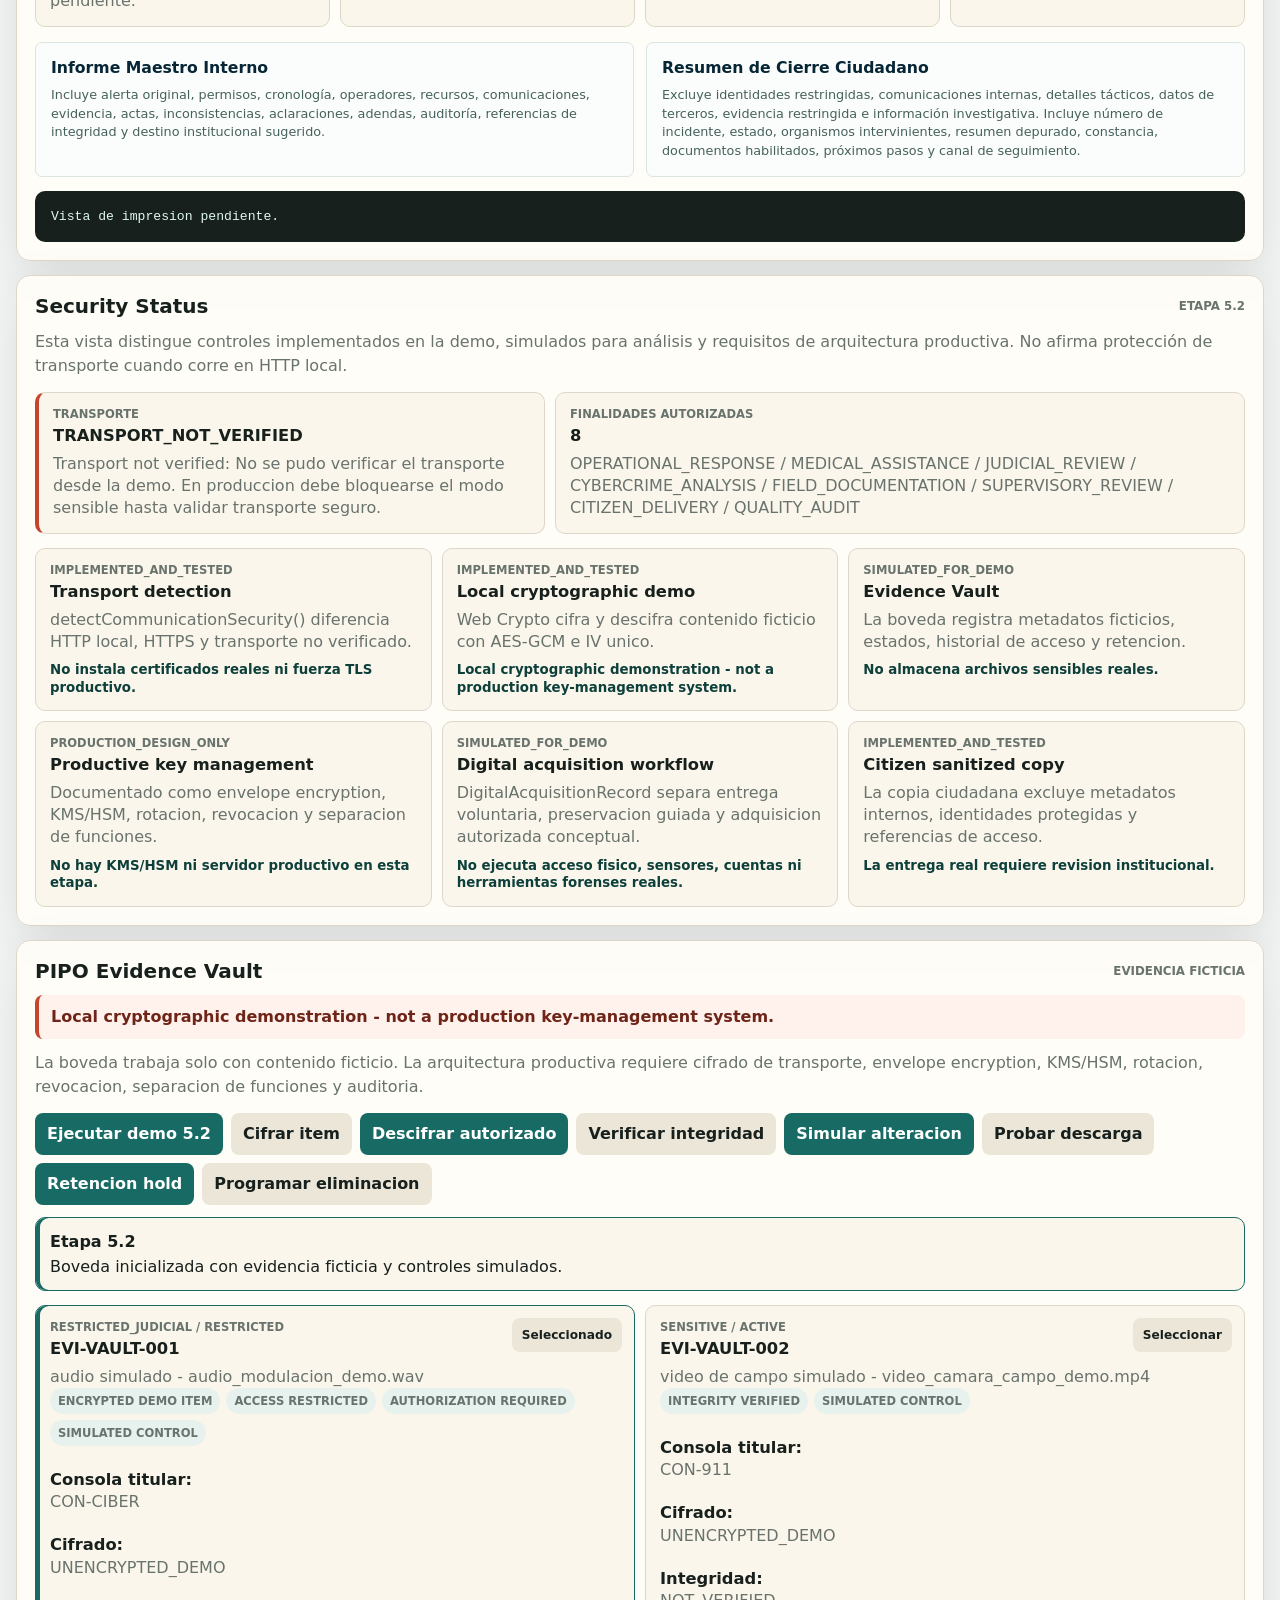
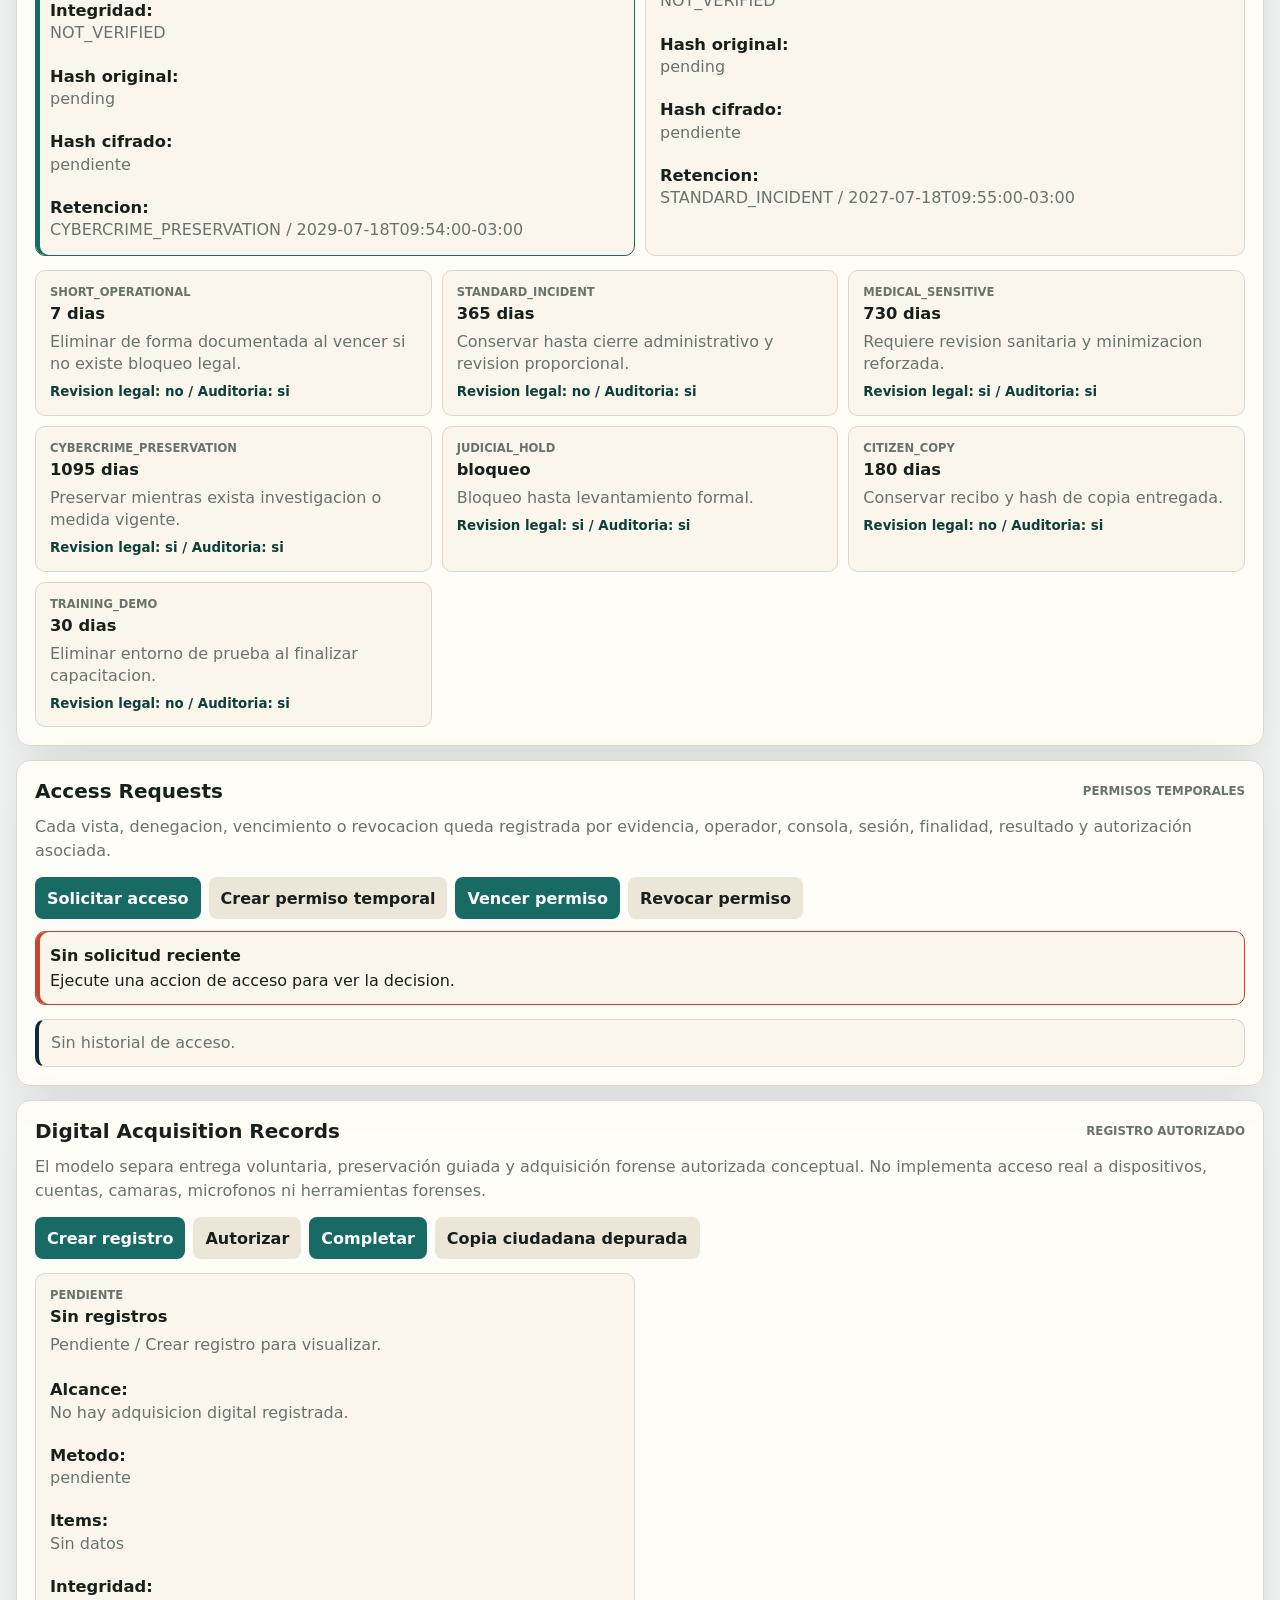
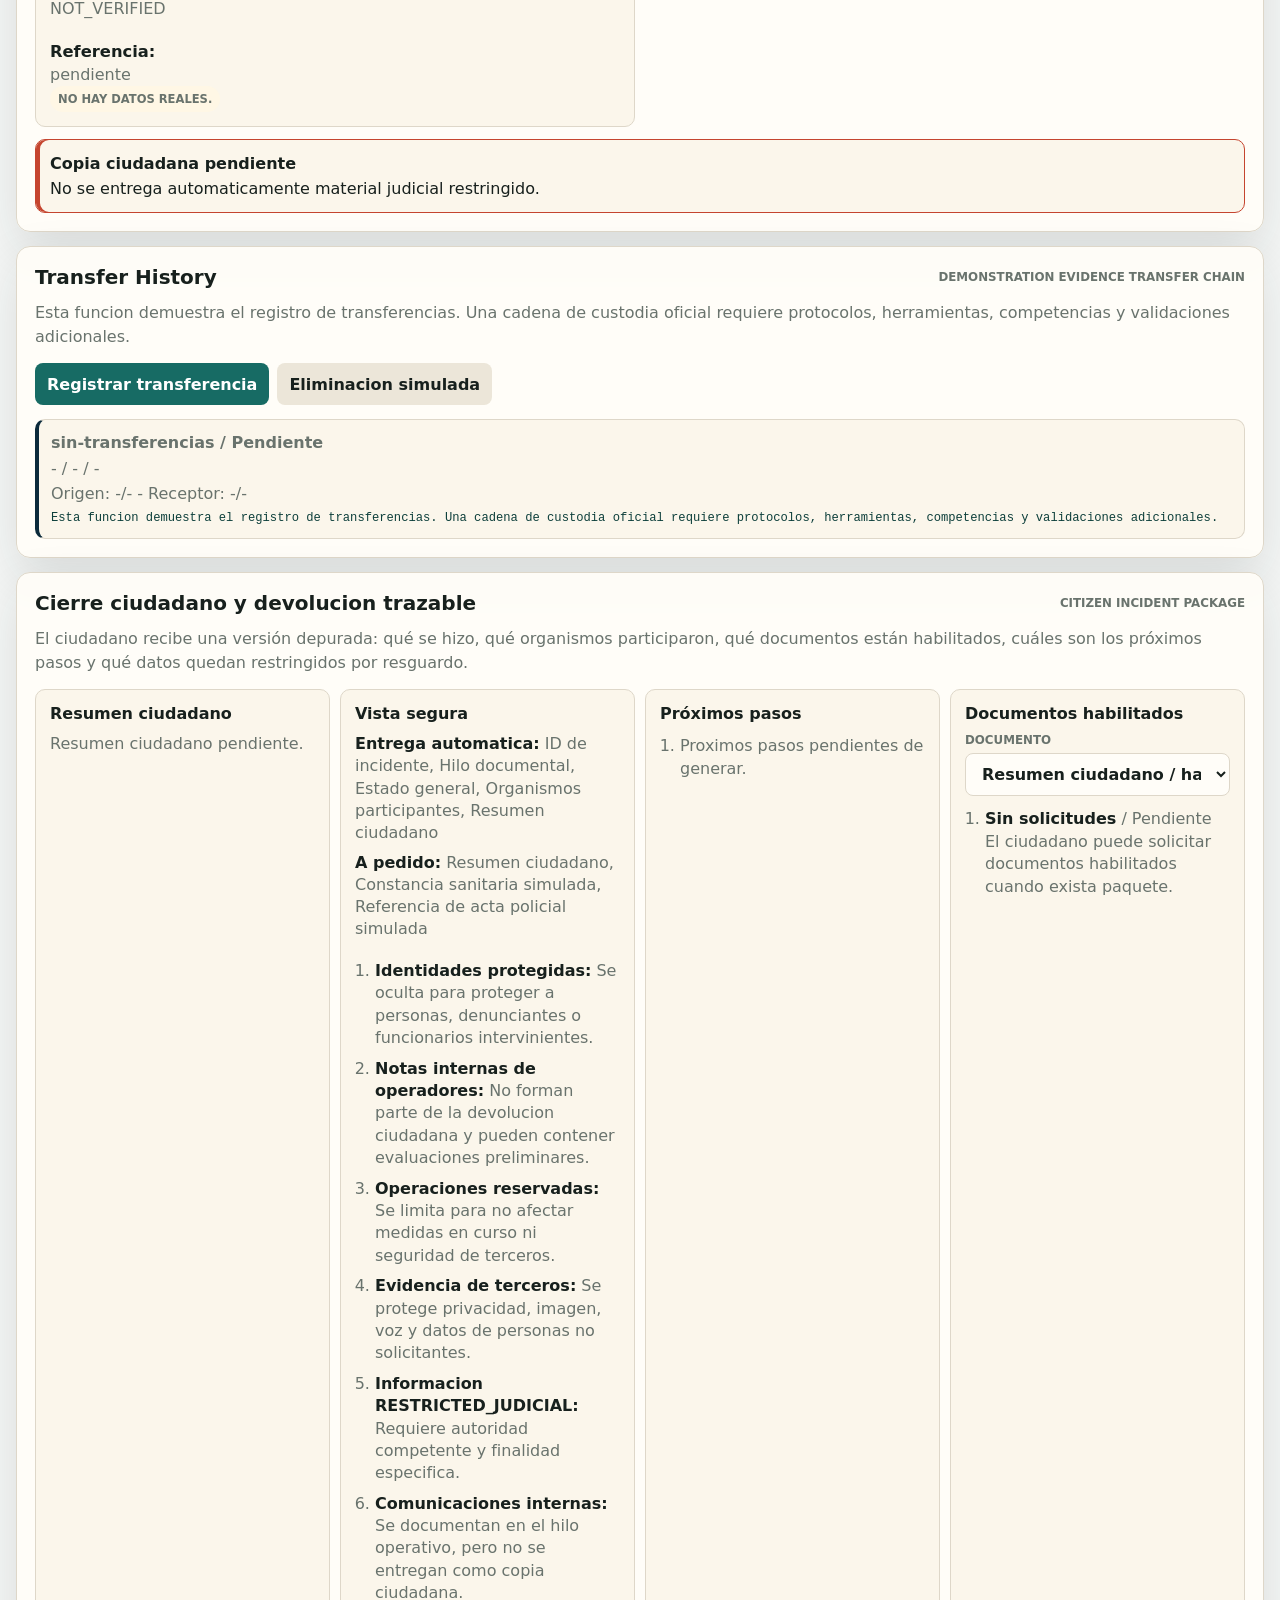
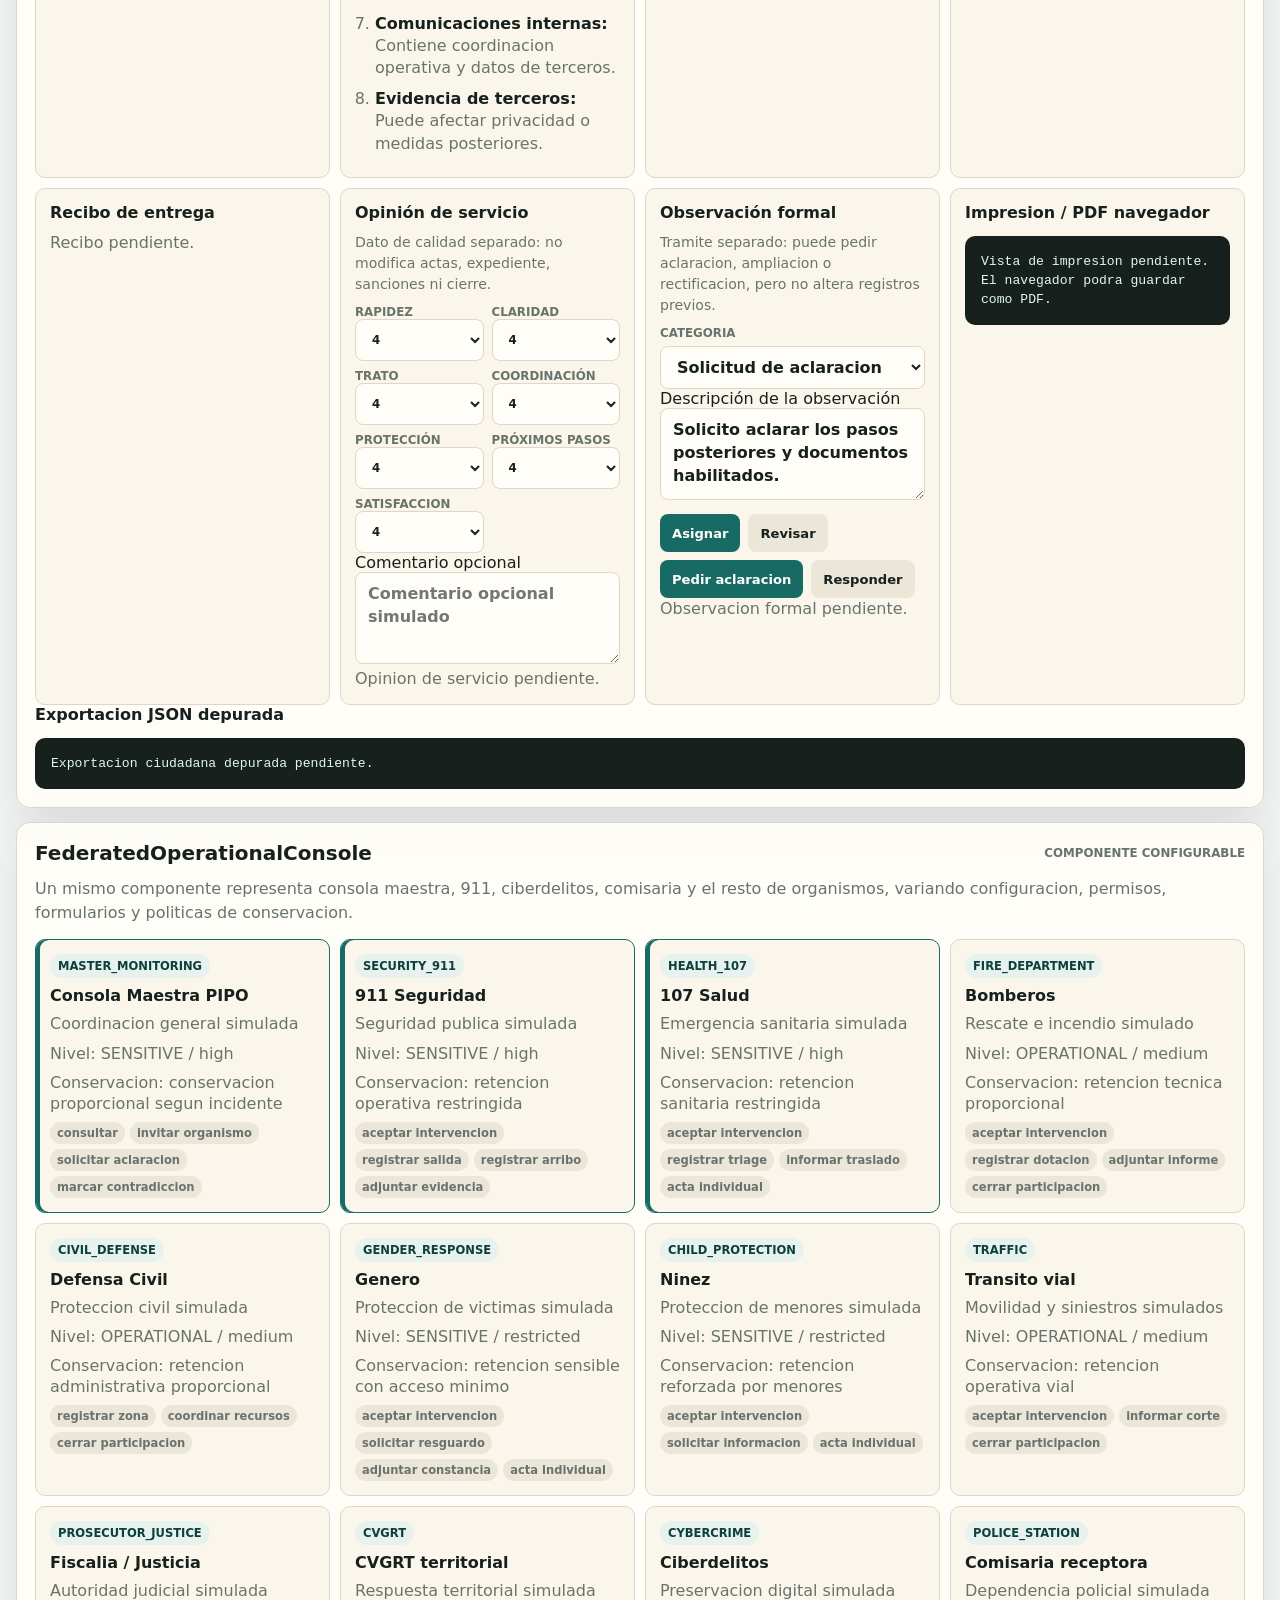
<file: docs/build-week/advanced.html>
<!doctype html>
<html lang="es-AR">
  <head>
    <meta charset="utf-8" />
    <meta name="viewport" content="width=device-width, initial-scale=1" />
    <title>PIPO Emergency Layer - Funcionamiento avanzado de PIPO</title>
    <meta
      name="description"
      content="Demostración conceptual de activación ciudadana, coordinación institucional y trazabilidad operativa de PIPO Emergency Layer."
    />
    <link rel="icon" href="data:," />
    <link rel="stylesheet" href="styles.css?v=18" />
  </head>
  <body class="advanced-demo">
    <header class="advanced-demo-banner">
      <div>
        <p>OpenAI Build Week Edition</p>
        <strong>Funcionamiento avanzado de PIPO - demostración técnica</strong>
      </div>
      <a href="./">Volver a la presentación principal</a>
    </header>
    <section id="advanced-alignment" class="advanced-sync-panel" aria-labelledby="advancedAlignmentTitle">
      <div class="advanced-sync-heading">
        <div>
          <p class="eyebrow">Estado de la edición Build Week</p>
          <h1 id="advancedAlignmentTitle">Laboratorio técnico alineado con el flujo final de PIPO</h1>
          <p>
            Esta vista complementa la presentación principal. La demostración guiada utiliza un escenario de robo
            con posible persona armada y persona lesionada. Los módulos avanzados permiten explorar escenarios
            alternativos, multiperspectiva, evidencia ficticia, seguridad, auditoría y documentación.
          </p>
        </div>
        <div class="advanced-sync-actions">
          <a class="advanced-sync-primary" href="./">Volver a la presentación principal</a>
          <a class="advanced-sync-secondary" href="./#presentationCitizen">Iniciar recorrido guiado</a>
        </div>
      </div>
      <ul class="advanced-publication-status">
        <li><strong>v36 preservada</strong><span>Versión preexistente sin modificaciones.</span></li>
        <li><strong>Presentación Build Week publicada</strong><span>Disponible desde <code>main</code>.</span></li>
        <li><strong>Módulos avanzados publicados</strong><span>Laboratorio técnico conceptual y simulado.</span></li>
        <li><strong>Flujo final consolidado</strong><span>Presentación principal y laboratorio avanzado consolidados en <code>main</code>.</span></li>
        <li><strong>Sin conexiones oficiales ni sensores reales</strong><span>Datos, ubicaciones y documentos ficticios.</span></li>
      </ul>
      <div class="advanced-alignment-grid">
        <article>
          <h2>Presentación principal</h2>
          <ul>
            <li>Flujo profesional guiado de ocho pasos.</li>
            <li>Escenario único para filmación y evaluación.</li>
            <li>Recursos: Móvil 911-12 y Unidad sanitaria 107-04.</li>
            <li>Cierre ciudadano separado del registro interno.</li>
          </ul>
        </article>
        <article>
          <h2>Módulos avanzados</h2>
          <ul>
            <li>Laboratorio técnico con escenarios alternativos.</li>
            <li>Consolas adicionales, evidencia, auditoría y permisos.</li>
            <li>Modelos documentales y vistas multiperspectiva.</li>
            <li>Sin despacho automático ni actuación institucional real.</li>
          </ul>
        </article>
      </div>
    </section>

    <nav class="advanced-sync-nav" aria-label="Navegación del laboratorio técnico">
      <a href="#advanced-alignment">Alineación</a>
      <a href="#advanced-final-flow">Flujo final</a>
      <a href="#perspectives">Perspectivas</a>
      <a href="#incident-assistant">Incident Assistant</a>
      <a href="#field-operators">Field Operator</a>
      <a href="#procedure-act">Registro integrado y documentación</a>
      <a href="#evidence-vault">Evidencia</a>
      <a href="#security-status">Seguridad</a>
      <a href="#audit">Auditoría</a>
      <a href="#citizen-closure">Cierre ciudadano</a>
      <a href="#access-requests">Solicitudes de acceso</a>
      <a href="#acquisition-records">Adquisición digital</a>
      <a href="#transfer-history">Transferencias</a>
      <a href="#master-incident-record">Informe Maestro</a>
    </nav>

    <section id="advanced-final-flow" class="advanced-sync-panel advanced-flow-panel" aria-labelledby="advancedFlowTitle">
      <div class="advanced-section-heading">
        <div>
          <p class="eyebrow">Flujo operativo y documental final</p>
          <h2 id="advancedFlowTitle">Del pedido ciudadano al cierre diferenciado</h2>
        </div>
        <span>Laboratorio técnico conceptual y simulado</span>
      </div>
      <ol class="advanced-final-flow">
        <li>Activación ciudadana</li>
        <li>Validación humana</li>
        <li>Acceso por finalidad</li>
        <li>Confirmación de recursos físicos</li>
        <li>Actuación del operador de campo</li>
        <li>Evidencia y actas individuales</li>
        <li>Consistencia documental y adendas</li>
        <li>Informe Maestro Interno</li>
        <li>Remisión institucional simulada</li>
        <li>Resumen de Cierre Ciudadano</li>
      </ol>
      <div class="advanced-flow-rules">
        <p><strong>La IA sugiere.</strong> Las personas autorizadas validan y confirman recursos.</p>
        <p><strong>Las actas originales no se reescriben.</strong> Las correcciones se incorporan mediante adendas no destructivas.</p>
        <p><strong>El Informe Maestro Interno y el Resumen de Cierre Ciudadano son productos diferentes.</strong></p>
      </div>
    </section>

    <section id="advanced-scenarios" class="advanced-sync-panel advanced-scenarios-panel" aria-labelledby="advancedScenariosTitle">
      <div class="advanced-section-heading">
        <div>
          <p class="eyebrow">Diferencia de escenarios</p>
          <h2 id="advancedScenariosTitle">El caso principal no incorpora todos los organismos</h2>
        </div>
      </div>
      <div class="advanced-alignment-grid">
        <article>
          <h3>Escenario principal de presentación</h3>
          <p>911 Seguridad, 107 Salud, Fiscalía / Acceso a Justicia y Comisaría.</p>
          <p><strong>Recursos físicos:</strong> Móvil 911-12 y Unidad sanitaria 107-04.</p>
        </article>
        <article>
          <h3>Escenarios avanzados</h3>
          <p>Podrán incluir Bomberos, Defensa Civil, Tránsito, Ciberdelitos, Área de Género, Área de Niñez y otros organismos simulados.</p>
          <p>Estos recursos aparecen únicamente cuando su finalidad resulta pertinente. No integran automáticamente el caso principal.</p>
        </article>
      </div>
    </section>
    <noscript>
      <p class="pipo-noscript">Esta demostración requiere JavaScript para mostrar la activación simulada. No utiliza sensores ni datos reales.</p>
    </noscript>
    <header class="hero">
      <div>
        <p class="eyebrow">OpenAI Build Week Edition</p>
        <h1>PIPO Emergency Layer</h1>
        <p>
          Laboratorio técnico conceptual que complementa la presentación guiada. Permite explorar una arquitectura
          federada con múltiples consolas, operadores, actas individuales, ciberdelitos y referencias documentales.
        </p>
      </div>
      <aside class="safety-card">
        <strong>Edición Build Week publicada</strong>
        <span>La presentación guiada y este laboratorio técnico se publican desde <code>main</code>.</span>
        <span>Datos simulados. Sin sensores, archivos personales ni conexión con emergencias reales.</span>
      </aside>
    </header>

    <nav class="section-nav" aria-label="Navegación Build Week">
      <a href="#perspectives">Perspectives</a>
      <a href="#citizen-closure">Citizen Closure</a>
      <a href="#incident-assistant" data-internal-for-citizen>Incident Assistant</a>
      <a href="#master-console" data-internal-for-citizen>Master Console</a>
      <a href="#field-operators" data-internal-for-citizen>Field Operators</a>
      <a href="#individual-acts" data-internal-for-citizen>Individual Acts</a>
      <a href="#procedure-act" data-internal-for-citizen>Registro Integrado</a>
      <a href="#security-status" data-internal-for-citizen>Security Status</a>
      <a href="#evidence-vault" data-internal-for-citizen>Evidence Vault</a>
      <a href="#access-requests" data-internal-for-citizen>Access Requests</a>
      <a href="#acquisition-records" data-internal-for-citizen>Acquisition Records</a>
      <a href="#transfer-history" data-internal-for-citizen>Transfer History</a>
      <a href="#master-incident-record" data-internal-for-citizen>Master Incident Record</a>
      <a href="#audit" data-internal-for-citizen>Audit</a>
      <a href="#closure" data-internal-for-citizen>Closure</a>
    </nav>

    <main class="layout">
      <section class="panel stage-panel">
        <div class="section-title">
          <h2>Etapa 0 + 1.1 + 2</h2>
          <span>Preservación y bitácora</span>
        </div>
        <div class="checks">
          <article>
            <strong>v36 identificada</strong>
            <span><code>docs/index.html</code>, <code>docs/styles.css</code>, <code>docs/app.js</code></span>
          </article>
          <article>
            <strong>Punto de restauracion</strong>
            <span><code>pre-build-week-v36</code></span>
          </article>
          <article>
            <strong>Presentación principal</strong>
            <span>Flujo guiado evaluable de ocho pasos.</span>
          </article>
          <article>
            <strong>Laboratorio avanzado</strong>
            <span>Módulos técnicos publicados desde <code>main:/docs</code>.</span>
          </article>
        </div>
      </section>

      <section class="panel stage-panel federation-principle">
        <div>
          <p class="eyebrow">Principio de arquitectura</p>
          <h2>Integración sin absorción documental</h2>
          <p>
            La consola maestra integra el incidente y puede solicitar aclaraciones, pero no reescribe,
            elimina, fusiona ni firma actas individuales de otros organismos.
          </p>
        </div>
        <div class="scenario-picker">
          <label for="scenarioSelect">Escenario</label>
          <select id="scenarioSelect">
            <option value="general">Emergencia general</option>
            <option value="violence">Violencia</option>
            <option value="cybercrime">Ciberdelito</option>
            <option value="stolenDevice">Dispositivo robado</option>
            <option value="multidisciplinary">Incidente multidisciplinario</option>
          </select>
          <p id="scenarioSummary"></p>
        </div>
      </section>

      <section id="perspectives" class="panel perspective-panel">
        <div class="section-title">
          <h2>Simulacion multiperspectiva</h2>
          <span>Etapa 5.1</span>
        </div>
        <p class="lead">
          La misma alerta puede verse como ciudadano, operador de campo, consola federada o consola maestra.
          El cambio de perspectiva no reinicia el incidente: conserva ID, estado, cronología, actas, evidencia
          simulada, derivaciones, observaciones y cierre.
        </p>
        <div class="perspective-controls" aria-label="Selector de perspectiva">
          <div class="form-row">
            <label for="perspectiveSelect">Perspectiva activa</label>
            <select id="perspectiveSelect">
              <option value="CITIZEN">Ciudadano</option>
              <option value="FIELD_OPERATOR">Operador de campo</option>
              <option value="FEDERATED_CONSOLE">Consola federada</option>
              <option value="MASTER_CONSOLE">Consola maestra</option>
            </select>
          </div>
          <div class="form-row">
            <label for="perspectiveScenarioSelect">Escenario 5.1</label>
            <select id="perspectiveScenarioSelect">
              <option value="A_ACCIDENT">A - Accidente multidisciplinario</option>
              <option value="B_STOLEN_DEVICE">B - Dispositivo sustraido</option>
            </select>
          </div>
          <div class="form-row">
            <label for="perspectiveConsoleSelect">Base operativa</label>
            <select id="perspectiveConsoleSelect"></select>
          </div>
          <div class="form-row">
            <label for="perspectiveFieldOperatorSelect">Móvil de campo</label>
            <select id="perspectiveFieldOperatorSelect"></select>
          </div>
        </div>
        <div id="perspectiveHeader" class="perspective-header"></div>
        <div id="perspectivePermissionCards" class="permission-grid"></div>
        <div id="perspectiveWorkspace" class="perspective-workspace"></div>
        <div class="action-row contextual-actions">
          <button type="button" data-citizen-action="demo-5-1" data-perspective-target="MASTER_CONSOLE FEDERATED_CONSOLE">Demo Etapa 5.1</button>
          <button type="button" data-citizen-action="generate-summary" data-perspective-target="MASTER_CONSOLE">Generar resumen ciudadano</button>
          <button type="button" data-citizen-action="review-summary" data-perspective-target="MASTER_CONSOLE">Revisión institucional</button>
          <button type="button" data-citizen-action="package" data-perspective-target="MASTER_CONSOLE">Preparar paquete</button>
          <button type="button" data-citizen-action="deliver" data-perspective-target="MASTER_CONSOLE">Entregar paquete</button>
          <button type="button" data-citizen-action="toggle-ai" data-perspective-target="MASTER_CONSOLE">Alternar IA demo</button>
          <button type="button" data-citizen-action="open" data-perspective-target="CITIZEN">Abrir entrega</button>
          <button type="button" data-citizen-action="ack" data-perspective-target="CITIZEN">Confirmar recepción</button>
          <button type="button" data-citizen-action="request-access" data-perspective-target="CITIZEN">Solicitar documento</button>
          <button type="button" data-citizen-action="download-doc" data-perspective-target="CITIZEN">Descargar habilitado</button>
          <button type="button" data-citizen-action="feedback" data-perspective-target="CITIZEN">Enviar opinión</button>
          <button type="button" data-citizen-action="observation" data-perspective-target="CITIZEN">Crear observación formal</button>
          <button type="button" data-citizen-action="followup-required" data-perspective-target="MASTER_CONSOLE">Marcar seguimiento</button>
          <button type="button" data-citizen-action="followup-complete" data-perspective-target="MASTER_CONSOLE FEDERATED_CONSOLE">Completar seguimiento</button>
          <button type="button" data-citizen-action="reset-demo" data-perspective-target="CITIZEN FIELD_OPERATOR FEDERATED_CONSOLE MASTER_CONSOLE">Reset demo data</button>
        </div>
        <div id="perspectiveMessage" class="access-result" role="status" aria-live="polite"></div>
      </section>

      <section id="incident-assistant" class="panel assistant-panel" data-internal-for-citizen>
        <div class="section-title">
          <h2>PIPO AI Incident Assistant</h2>
          <span>Etapa 4A experimental</span>
        </div>
        <p class="lead strong-warning">
          Secure backend analysis - human validation required. Análisis asistido por IA - requiere validación humana.
        </p>
        <p class="lead">
          El asistente ordena información, detecta faltantes y sugiere prioridad o consolas. No despacha
          recursos, no activa cámara, micrófono ni ubicación, no cierra incidentes y no sustituye al operador.
        </p>

        <div class="assistant-flow" aria-label="Flujo del asistente">
          <span>1. Relato</span>
          <span>2. Análisis</span>
          <span>3. Revisión humana</span>
          <span>4. Bitácora</span>
          <span>5. Derivación preparada</span>
        </div>

        <div class="assistant-backend-panel" aria-label="Modo de análisis y estado del backend">
          <div class="form-row">
            <label for="assistantModeSelect">Modo de análisis</label>
            <select id="assistantModeSelect">
              <option value="SIMULATED_DEMO">Simulated AI Demo</option>
              <option value="OPENAI_SECURE_BACKEND">Secure OpenAI Backend</option>
            </select>
          </div>
          <article>
            <span>Modo activo</span>
            <strong id="assistantActiveMode">Simulated AI Demo</strong>
          </article>
          <article>
            <span>Backend</span>
            <strong id="assistantBackendStatus">Modo simulado activo. El backend local opcional no está desplegado en GitHub Pages. La demostración puede utilizarse completamente sin backend.</strong>
          </article>
          <article>
            <span>RequestId</span>
            <strong id="assistantRequestId">Pendiente</strong>
          </article>
          <article>
            <span>Versión análisis</span>
            <strong id="assistantAnalysisVersion">Pendiente</strong>
          </article>
        </div>

        <p class="lead backend-warning">
          Datos ficticios para demo. El backend experimental no guarda relatos, ubicaciones, evidencia ni datos
          personales; solo retorna una sugerencia estructurada para revisión humana.
        </p>

        <div class="assistant-grid">
          <form id="assistantForm" class="assistant-form">
            <div class="form-row form-row-wide">
              <label for="assistantScenarioSelect">Escenario ficticio</label>
              <select id="assistantScenarioSelect"></select>
            </div>
            <div class="form-row form-row-wide">
              <label for="assistantDescription">Descripción libre del incidente</label>
              <textarea id="assistantDescription" rows="6" placeholder="Escribir relato libre o cargar un escenario ficticio"></textarea>
            </div>
            <div class="form-row">
              <label for="assistantChannel">Canal de ingreso</label>
              <select id="assistantChannel">
                <option>PIPO Layer</option>
                <option>Activación silenciosa</option>
                <option>Llamada derivada</option>
                <option>Formulario PIPO</option>
                <option>Mesa de ayuda PIPO</option>
              </select>
            </div>
            <div class="form-row">
              <label for="assistantLocation">Ubicación estimada o declarada</label>
              <input id="assistantLocation" type="text" placeholder="No informado" />
            </div>
            <div class="form-row">
              <label for="assistantCanSpeak">Puede hablar</label>
              <select id="assistantCanSpeak">
                <option value="UNKNOWN">No informado</option>
                <option value="YES">Si</option>
                <option value="NO">No</option>
              </select>
            </div>
            <div class="form-row">
              <label for="assistantCurrentRisk">Riesgo actual</label>
              <select id="assistantCurrentRisk">
                <option value="UNKNOWN">No informado</option>
                <option value="YES">Si</option>
                <option value="NO">No</option>
              </select>
            </div>
            <div class="form-row">
              <label for="assistantInjured">Personas lesionadas</label>
              <select id="assistantInjured">
                <option value="UNKNOWN">No informado</option>
                <option value="YES">Si</option>
                <option value="NO">No</option>
              </select>
            </div>
            <div class="form-row">
              <label for="assistantMinors">Menores presentes</label>
              <select id="assistantMinors">
                <option value="UNKNOWN">No informado</option>
                <option value="YES">Si</option>
                <option value="NO">No</option>
              </select>
            </div>
            <div class="form-row">
              <label for="assistantWeapons">Armas presentes</label>
              <select id="assistantWeapons">
                <option value="UNKNOWN">No informado</option>
                <option value="YES">Si</option>
                <option value="NO">No</option>
              </select>
            </div>
            <div class="form-row">
              <label for="assistantDigital">Posible incidente digital</label>
              <select id="assistantDigital">
                <option value="UNKNOWN">No informado</option>
                <option value="YES">Si</option>
                <option value="NO">No</option>
              </select>
            </div>
            <div class="form-row">
              <label for="assistantStolenDevice">Dispositivo robado o perdido</label>
              <select id="assistantStolenDevice">
                <option value="UNKNOWN">No informado</option>
                <option value="YES">Si</option>
                <option value="NO">No</option>
              </select>
            </div>
            <div class="form-row form-row-wide">
              <label for="assistantAdditional">Información adicional opcional</label>
              <textarea id="assistantAdditional" rows="3" placeholder="Datos complementarios, todos ficticios"></textarea>
            </div>
            <div class="action-row form-row-wide">
              <button type="button" data-assistant="analyze">Analizar incidente</button>
              <button type="button" data-assistant="retry">Reintentar</button>
              <button type="button" data-assistant="use-simulated-demo">Usar demo simulada</button>
              <button type="button" data-assistant="continue-without-ai">Continuar sin IA</button>
            </div>
          </form>

          <div class="assistant-output">
            <div id="assistantStatus" class="access-result" role="status" aria-live="polite"></div>
            <div class="assistant-result-grid">
              <article>
                <span>Tipo sugerido</span>
                <strong id="assistantType">-</strong>
              </article>
              <article>
                <span>Prioridad sugerida</span>
                <strong id="assistantPriority">-</strong>
              </article>
              <article>
                <span>Confianza</span>
                <strong id="assistantConfidence">-</strong>
              </article>
            </div>
            <article class="assistant-block">
              <h3>Resumen neutral</h3>
              <p id="assistantSummary">Cargar o escribir un incidente para generar análisis simulado.</p>
            </article>
            <div class="split-grid">
              <article>
                <h3>Riesgos detectados</h3>
                <ul id="assistantRisks"></ul>
              </article>
              <article>
                <h3>Datos faltantes</h3>
                <ul id="assistantMissing"></ul>
              </article>
            </div>
            <div class="split-grid">
              <article>
                <h3>Preguntas de seguimiento</h3>
                <ul id="assistantQuestions"></ul>
              </article>
              <article>
                <h3>Consolas sugeridas</h3>
                <ul id="assistantConsoles"></ul>
              </article>
            </div>
            <article class="assistant-block">
              <h3>Fundamento y limites</h3>
              <p id="assistantReasoning">Sin análisis generado.</p>
              <ul id="assistantWarnings"></ul>
              <ul id="assistantUnsupported"></ul>
            </article>
          </div>
        </div>

        <div class="human-review-grid">
          <article class="human-review">
            <h3>Decisión del operador</h3>
            <div class="review-actions">
              <button type="button" data-assistant="accept">Aceptar todo</button>
              <button type="button" data-assistant="modify">Aceptar parcialmente</button>
              <button type="button" data-assistant="reject">Rechazar sugerencia</button>
            </div>
            <div class="assistant-form compact">
              <div class="form-row">
                <label for="humanTypeSelect">Tipo final</label>
                <input id="humanTypeSelect" type="text" placeholder="Pendiente" />
              </div>
              <div class="form-row">
                <label for="humanPrioritySelect">Prioridad final</label>
                <select id="humanPrioritySelect">
                  <option value="UNDETERMINED">UNDETERMINED</option>
                  <option value="GREEN">GREEN</option>
                  <option value="YELLOW">YELLOW</option>
                  <option value="RED">RED</option>
                </select>
              </div>
              <div class="form-row form-row-wide">
                <label>Consolas finales</label>
                <div id="humanConsoleOptions" class="console-checkboxes"></div>
              </div>
              <div class="form-row form-row-wide">
                <label for="humanFollowUpAnswers">Respuestas o datos agregados</label>
                <textarea id="humanFollowUpAnswers" rows="3" placeholder="Permite no se o no puedo responder"></textarea>
              </div>
              <div class="form-row form-row-wide">
                <label for="humanReasonInput">Fundamento humano</label>
                <textarea id="humanReasonInput" rows="3" placeholder="Obligatorio si modifica o rechaza una sugerencia material"></textarea>
              </div>
              <div class="action-row form-row-wide">
                <button type="button" data-assistant="confirm">Confirmar decisión humana</button>
              </div>
            </div>
          </article>
          <article class="human-review">
            <div class="section-title">
              <h3>AI vs. Human Decision</h3>
              <span>No puntua al operador</span>
            </div>
            <div id="assistantComparison" class="comparison-box">
              <p>La comparación se genera al confirmar la decisión humana.</p>
            </div>
          </article>
        </div>
      </section>

      <section id="field-operators" class="panel field-panel" data-internal-for-citizen>
        <div class="section-title">
          <h2>Field Operator Mobile</h2>
          <span>Etapa 4B</span>
        </div>
        <p class="lead strong-warning">
          Cada intervención conserva autoría, responsabilidad y trazabilidad propias.
        </p>
        <p class="lead">
          Vista responsive para múltiples funcionarios y organismos sobre un mismo incidente. Cada operador
          registra acontecimientos y evidencia simulada, genera su acta individual y conserva autonomia documental.
        </p>
        <aside class="advanced-service-reference" aria-labelledby="serviceControlTitle">
          <div class="section-title compact-title">
            <h3 id="serviceControlTitle">Control de servicio</h3>
            <span>Referencia conceptual</span>
          </div>
          <dl>
            <div><dt>Operador</dt><dd>Funcionario ficticio asignado</dd></div>
            <div><dt>Organismo</dt><dd>Según escenario y derivación simulados</dd></div>
            <div><dt>Función</dt><dd>Intervención, apoyo o actuación documental</dd></div>
            <div><dt>Unidad y turno</dt><dd>Recurso ficticio disponible durante el servicio</dd></div>
            <div><dt>Consola responsable</dt><dd>Consola institucional correspondiente</dd></div>
            <div><dt>Ubicación operativa</dt><dd>Simulada para representar disponibilidad</dd></div>
          </dl>
          <div class="advanced-service-states" aria-label="Estados de referencia del servicio">
            <span>Fuera de servicio</span><span>Disponible</span><span>Asignado</span><span>En desplazamiento</span>
            <span>En el lugar</span><span>Interviniendo</span><span>Confeccionando acta</span><span>Servicio cerrado</span>
          </div>
          <p>La ubicación operativa es ficticia y solo representa disponibilidad durante el servicio simulado. No implementa vigilancia real ni puntuaciones automáticas de funcionarios.</p>
        </aside>
        <aside class="advanced-module-note" aria-labelledby="fieldScenarioScopeTitle">
          <strong id="fieldScenarioScopeTitle">Escenarios disponibles</strong>
          <p><strong>ESCENARIO PRINCIPAL</strong><br />Móvil 911-12 y Unidad sanitaria 107-04; Fiscalía y Comisaría como actuaciones institucionales/documentales.</p>
          <p><strong>ESCENARIOS AVANZADOS</strong><br />Tránsito, Bomberos, Policía Científica, Ciberdelitos y otros organismos simulados.</p>
          <p>Las capacidades avanzadas se habilitan según el escenario seleccionado. Su presencia en el laboratorio no implica intervención simultánea ni asignación automática.</p>
        </aside>

        <div class="field-workbench">
          <section class="field-phone" aria-label="Vista móvil del operador de campo">
            <div class="phone-topbar">
              <span>PIPO Field</span>
              <strong id="fieldMobileTime">--:--</strong>
            </div>

            <div class="field-card primary">
              <label for="fieldOperatorSelect">Operador ficticio</label>
              <select id="fieldOperatorSelect"></select>
              <div id="fieldOperatorMeta" class="field-meta-grid"></div>
            </div>

            <div class="field-card">
              <div class="section-title compact-title">
                <h3>Derivación</h3>
                <span id="fieldStatus">ASSIGNED</span>
              </div>
              <p id="fieldIncidentSummary"></p>
              <div id="fieldAssignment" class="field-assignment"></div>
            </div>

            <div id="fieldStatusFlow" class="status-flow" aria-label="Estados de intervención"></div>

            <div class="field-card">
              <label for="fieldActionReason">Motivo u observación operativa</label>
              <textarea id="fieldActionReason" rows="3" placeholder="Fundamento para rechazo, cancelacion, cierre o aclaracion"></textarea>
              <div class="field-action-grid">
                <button type="button" data-field-action="accept">Aceptar</button>
                <button type="button" data-field-action="reject">Rechazar</button>
                <button type="button" data-field-action="depart">Salida</button>
                <button type="button" data-field-action="arrive">Arribo</button>
                <button type="button" data-field-action="start">Iniciar</button>
                <button type="button" data-field-action="active">Activo</button>
                <button type="button" data-field-action="complete">Completar</button>
                <button type="button" data-field-action="demo">Demo multiagencia</button>
              </div>
              <p id="fieldActionMessage" class="field-message">Esperando accion del operador.</p>
            </div>
          </section>

          <section class="field-console" aria-label="Consola de trabajo de campo">
            <div class="field-grid">
              <article class="field-card">
                <h3>Acontecimientos propios</h3>
                <div class="field-form-grid">
                  <div class="form-row">
                    <label for="fieldEventCategory">Categoria</label>
                    <select id="fieldEventCategory"></select>
                  </div>
                  <div class="form-row">
                    <label for="fieldEventClassification">Clasificacion</label>
                    <select id="fieldEventClassification">
                      <option>OPERATIONAL</option>
                      <option>SENSITIVE</option>
                      <option>RESTRICTED_JUDICIAL</option>
                    </select>
                  </div>
                  <div class="form-row form-row-wide">
                    <label for="fieldEventLocation">Ubicación simulada</label>
                    <input id="fieldEventLocation" type="text" />
                  </div>
                  <div class="form-row form-row-wide">
                    <label for="fieldEventDescription">Descripción</label>
                    <textarea id="fieldEventDescription" rows="3" placeholder="Registrar hecho observado, manifestación, actuación o comunicación"></textarea>
                  </div>
                </div>
                <div class="action-row">
                  <button type="button" data-field-action="add-event">Registrar acontecimiento</button>
                  <button type="button" data-field-action="correct-event">Aclarar ultimo propio</button>
                </div>
                <ol id="fieldEventList" class="compact-list"></ol>
              </article>

              <article class="field-card">
                <h3>Evidencia simulada</h3>
                <div class="field-form-grid">
                  <div class="form-row">
                    <label for="fieldEvidenceType">Tipo</label>
                    <select id="fieldEvidenceType"></select>
                  </div>
                  <div class="form-row">
                    <label for="fieldEvidenceClassification">Clasificacion</label>
                    <select id="fieldEvidenceClassification">
                      <option>SENSITIVE</option>
                      <option>OPERATIONAL</option>
                      <option>RESTRICTED_JUDICIAL</option>
                    </select>
                  </div>
                  <div class="form-row form-row-wide">
                    <label for="fieldEvidenceDescription">Descripción</label>
                    <textarea id="fieldEvidenceDescription" rows="3" placeholder="Solo evidencia ficticia. No sensores reales ni datos personales"></textarea>
                  </div>
                </div>
                <div class="action-row">
                  <button type="button" data-field-action="add-evidence">Agregar evidencia</button>
                </div>
                <ol id="fieldEvidenceList" class="compact-list"></ol>
              </article>
            </div>

            <div class="field-grid">
              <article class="field-card">
                <h3>Solicitud de apoyo</h3>
                <div class="field-form-grid">
                  <div class="form-row">
                    <label for="fieldSupportConsole">Consola destino</label>
                    <select id="fieldSupportConsole"></select>
                  </div>
                  <div class="form-row">
                    <label for="fieldSupportUrgency">Urgencia</label>
                    <select id="fieldSupportUrgency">
                      <option>YELLOW</option>
                      <option>RED</option>
                      <option>GREEN</option>
                    </select>
                  </div>
                  <div class="form-row form-row-wide">
                    <label for="fieldSupportReason">Motivo</label>
                    <textarea id="fieldSupportReason" rows="3" placeholder="Motivo, información mínima y necesidad operativa"></textarea>
                  </div>
                </div>
                <div class="action-row">
                  <button type="button" data-field-action="request-support">Solicitar apoyo</button>
                  <button type="button" data-field-action="accept-support">Aceptar apoyo pendiente</button>
                </div>
                <ol id="fieldSupportList" class="compact-list"></ol>
              </article>

              <article class="field-card">
                <div class="section-title compact-title">
                  <h3>Acta individual</h3>
                  <span id="fieldActMeta">Sin acta</span>
                </div>
                <p class="warning-copy">
                  Documento individual del funcionario interviniente. No sustituye las actas de otros operadores.
                </p>
                <div class="action-row">
                  <button type="button" data-field-action="create-act">Crear acta</button>
                  <button type="button" data-field-action="review-act">Revisar</button>
                  <button type="button" data-field-action="finalize-act">Finalizar</button>
                  <button type="button" data-field-action="amend-act">Ampliar versión</button>
                  <button type="button" data-field-action="clarify-act">Solicitar aclaracion</button>
                </div>
                <div id="fieldActPreview" class="act-preview"></div>
              </article>
            </div>

            <p class="advanced-module-note">Los operadores mostrados representan capacidades disponibles para distintos escenarios avanzados. No todos intervienen simultáneamente ni forman parte automática del escenario principal.</p>
            <article class="field-card">
              <div class="section-title compact-title">
                <h3>Comparacion multioperador</h3>
                <span>Autonomia documental</span>
              </div>
              <div id="fieldComparison" class="field-comparison"></div>
            </article>
          </section>
        </div>
      </section>

      <section id="procedure-act" class="panel procedure-panel" data-internal-for-citizen>
        <div class="section-title">
          <h2>Registro Integrado de Procedimiento y revisión documental</h2>
          <span>Etapa 5</span>
        </div>
        <p class="advanced-module-note">Módulo técnico de integración y revisión documental.</p>
        <p class="lead">
          La consola maestra integra referencias a actas individuales, bitácora, evidencia simulada y decisiones humanas.
          Las fuentes originales se referencian y permanecen preservadas.
        </p>
        <p class="advanced-module-note">Documento interno de integración y revisión que referencia las actas individuales sin sustituirlas, fusionarlas ni modificar sus fuentes.</p>
        <div class="advanced-documentary-flow" aria-label="Flujo documental final">
          <strong>Actas individuales</strong><b>↓</b><strong>Registro Integrado de Procedimiento</strong><b>↓</b>
          <strong>Control de consistencia documental</strong><b>↓</b>
          <strong>Solicitud de ampliación</strong><b>↓</b><strong>Adenda no destructiva</strong><b>↓</b>
          <strong>Informe Maestro Interno</strong><b>↓</b><strong>Remisión institucional simulada</strong><b>↓</b>
          <strong>Resumen de Cierre Ciudadano</strong>
        </div>
        <div class="assistant-flow compact-flow" aria-label="Flujo documental de Etapa 5">
          <span>1. Registro integrado</span>
          <span>2. Borrador IA</span>
          <span>3. Consistencia</span>
          <span>4. Supervisor</span>
          <span>5. Cierre</span>
        </div>
        <div class="action-row">
          <button type="button" data-procedure-action="create">Generar registro integrado</button>
          <button type="button" data-procedure-action="ai-draft">Borrador IA</button>
          <button type="button" data-procedure-action="review">Revisión operador</button>
          <button type="button" data-procedure-action="clarify">Solicitar aclaracion</button>
          <button type="button" data-procedure-action="answer-clarification">Responder aclaracion</button>
          <button type="button" data-procedure-action="supervisor">Supervisor</button>
          <button type="button" data-procedure-action="submit">Presentar</button>
          <button type="button" data-procedure-action="finalize">Finalizar registro integrado</button>
          <button type="button" data-procedure-action="demo">Demo documental</button>
        </div>
          <div id="procedureMessage" class="access-result" role="status" aria-live="polite"></div>
        <div class="procedure-grid">
          <article>
            <h3>Registro integrado</h3>
            <div id="procedureActSummary" class="mini-record"></div>
          </article>
          <article>
            <h3>Completitud</h3>
            <div id="procedureCompleteness" class="mini-record"></div>
          </article>
          <article>
            <h3>Consistencia</h3>
            <ol id="procedureFindings" class="compact-list"></ol>
          </article>
          <article>
            <h3>Borrador asistido</h3>
            <div id="procedureAiDraft" class="mini-record"></div>
          </article>
        </div>
        <div class="procedure-grid two-col">
          <article>
            <h3>Cronología automática</h3>
            <ol id="procedureChronology" class="compact-list"></ol>
          </article>
          <article>
            <h3>Versionado documental</h3>
            <ol id="procedureVersions" class="compact-list"></ol>
          </article>
        </div>
      </section>

      <section id="closure" class="panel procedure-panel" data-internal-for-citizen>
        <div class="section-title">
          <h2>Informe Maestro Interno y cierre trazable</h2>
          <span>Índice técnico conceptual</span>
        </div>
        <p class="lead">
          El Informe Maestro Interno funciona como índice y síntesis técnica. No crea una narrativa única que elimine
          diferencias entre actas, eventos o aclaraciones, ni constituye expediente judicial oficial.
        </p>
        <div class="action-row">
          <button type="button" data-procedure-action="amend">Ampliar versión</button>
          <button type="button" data-procedure-action="rectify">Rectificar</button>
          <button type="button" data-procedure-action="master-record">Generar Informe Maestro Interno</button>
          <button type="button" data-procedure-action="propose-closure">Proponer cierre</button>
          <button type="button" data-procedure-action="close">Cerrar incidente</button>
          <button type="button" data-procedure-action="export">Exportar JSON</button>
          <button type="button" data-procedure-action="print">Vista impresion</button>
        </div>
        <div class="procedure-grid">
          <article id="master-incident-record">
            <h3>Informe Maestro Interno del Incidente</h3>
            <p class="advanced-module-note">Índice y referencia técnica del Informe Maestro Interno. No sustituye las actas individuales ni constituye expediente judicial oficial.</p>
            <div id="procedureMasterRecordDetail" class="mini-record"></div>
          </article>
          <article>
            <h3>Supervision</h3>
            <div id="procedureSupervision" class="mini-record"></div>
          </article>
          <article>
            <h3>Cierre obligatorio</h3>
            <div id="procedureClosure" class="mini-record"></div>
          </article>
          <article>
            <h3>Exportacion e impresion</h3>
            <div id="procedureExport" class="mini-record"></div>
          </article>
        </div>
        <div class="advanced-document-comparison">
          <article>
            <h3>Informe Maestro Interno</h3>
            <p>Incluye alerta original, permisos, cronología, operadores, recursos, comunicaciones, evidencia, actas, inconsistencias, aclaraciones, adendas, auditoría, referencias de integridad y destino institucional sugerido.</p>
          </article>
          <article>
            <h3>Resumen de Cierre Ciudadano</h3>
            <p>Excluye identidades restringidas, comunicaciones internas, detalles tácticos, datos de terceros, evidencia restringida e información investigativa. Incluye número de incidente, estado, organismos intervinientes, resumen depurado, constancia, documentos habilitados, próximos pasos y canal de seguimiento.</p>
          </article>
        </div>
        <pre id="procedurePrintView" class="print-preview"></pre>
      </section>

      <section id="security-status" class="panel security-panel" data-internal-for-citizen>
        <div class="section-title">
          <h2>Security Status</h2>
          <span>Etapa 5.2</span>
        </div>
        <p class="lead">
          Esta vista distingue controles implementados en la demo, simulados para análisis y requisitos de
          arquitectura productiva. No afirma protección de transporte cuando corre en HTTP local.
        </p>
        <div id="communicationSecurityStatus" class="transport-status"></div>
        <div id="securityControlOverview" class="control-grid"></div>
      </section>

      <section id="evidence-vault" class="panel evidence-panel" data-internal-for-citizen>
        <div class="section-title">
          <h2>PIPO Evidence Vault</h2>
          <span>Evidencia ficticia</span>
        </div>
        <p class="lead strong-warning">
          Local cryptographic demonstration - not a production key-management system.
        </p>
        <p class="lead">
          La boveda trabaja solo con contenido ficticio. La arquitectura productiva requiere cifrado de
          transporte, envelope encryption, KMS/HSM, rotacion, revocacion, separacion de funciones y auditoria.
        </p>
        <div class="action-row vault-actions" data-internal-vault>
          <button type="button" data-vault-action="demo">Ejecutar demo 5.2</button>
          <button type="button" data-vault-action="encrypt">Cifrar item</button>
          <button type="button" data-vault-action="decrypt">Descifrar autorizado</button>
          <button type="button" data-vault-action="verify">Verificar integridad</button>
          <button type="button" data-vault-action="tamper">Simular alteracion</button>
          <button type="button" data-vault-action="download">Probar descarga</button>
          <button type="button" data-vault-action="hold">Retencion hold</button>
          <button type="button" data-vault-action="schedule-delete">Programar eliminacion</button>
        </div>
          <div id="vaultMessage" class="access-result" role="status" aria-live="polite"></div>
        <div id="evidenceVaultList" class="vault-grid"></div>
        <div id="retentionPolicyList" class="retention-grid"></div>
      </section>

      <section id="access-requests" class="panel evidence-panel" data-internal-for-citizen>
        <div class="section-title">
          <h2>Access Requests</h2>
          <span>Permisos temporales</span>
        </div>
        <p class="lead">
          Cada vista, denegacion, vencimiento o revocacion queda registrada por evidencia, operador, consola,
          sesión, finalidad, resultado y autorización asociada.
        </p>
        <div class="action-row vault-actions" data-internal-vault>
          <button type="button" data-vault-action="request-access">Solicitar acceso</button>
          <button type="button" data-vault-action="grant">Crear permiso temporal</button>
          <button type="button" data-vault-action="expire-grant">Vencer permiso</button>
          <button type="button" data-vault-action="revoke-grant">Revocar permiso</button>
        </div>
        <div id="evidenceAccessDecision" class="access-result"></div>
        <ol id="evidenceAccessHistory" class="ledger-list"></ol>
      </section>

      <section id="acquisition-records" class="panel evidence-panel" data-internal-for-citizen>
        <div class="section-title">
          <h2>Digital Acquisition Records</h2>
          <span>Registro autorizado</span>
        </div>
        <p class="lead">
          El modelo separa entrega voluntaria, preservación guiada y adquisición forense autorizada conceptual.
          No implementa acceso real a dispositivos, cuentas, camaras, microfonos ni herramientas forenses.
        </p>
        <div class="action-row vault-actions" data-internal-vault>
          <button type="button" data-vault-action="create-acquisition">Crear registro</button>
          <button type="button" data-vault-action="authorize-acquisition">Autorizar</button>
          <button type="button" data-vault-action="complete-acquisition">Completar</button>
          <button type="button" data-vault-action="citizen-copy">Copia ciudadana depurada</button>
        </div>
        <div id="digitalAcquisitionList" class="vault-grid"></div>
        <div id="citizenSanitizedCopy" class="access-result"></div>
      </section>

      <section id="transfer-history" class="panel evidence-panel" data-internal-for-citizen>
        <div class="section-title">
          <h2>Transfer History</h2>
          <span>Demonstration evidence transfer chain</span>
        </div>
        <p class="lead">
          Esta funcion demuestra el registro de transferencias. Una cadena de custodia oficial requiere
          protocolos, herramientas, competencias y validaciones adicionales.
        </p>
        <div class="action-row vault-actions" data-internal-vault>
          <button type="button" data-vault-action="transfer">Registrar transferencia</button>
          <button type="button" data-vault-action="simulate-delete">Eliminacion simulada</button>
        </div>
        <ol id="evidenceTransferHistory" class="ledger-list"></ol>
      </section>

      <section id="citizen-closure" class="panel citizen-panel">
        <div class="section-title">
          <h2>Cierre ciudadano y devolucion trazable</h2>
          <span>Citizen Incident Package</span>
        </div>
        <p class="lead">
          El ciudadano recibe una versión depurada: qué se hizo, qué organismos participaron, qué documentos
          están habilitados, cuáles son los próximos pasos y qué datos quedan restringidos por resguardo.
        </p>
        <div class="citizen-layout">
          <article>
            <h3>Resumen ciudadano</h3>
            <div id="citizenSummary" class="mini-record"></div>
          </article>
          <article>
            <h3>Vista segura</h3>
            <div id="citizenSafeView" class="mini-record"></div>
          </article>
          <article>
            <h3>Próximos pasos</h3>
            <ol id="citizenNextSteps" class="compact-list"></ol>
          </article>
          <article>
            <h3>Documentos habilitados</h3>
            <div class="form-row">
              <label for="citizenDocumentSelect">Documento</label>
              <select id="citizenDocumentSelect"></select>
            </div>
            <ol id="citizenDocs" class="compact-list"></ol>
          </article>
          <article>
            <h3>Recibo de entrega</h3>
            <div id="citizenReceipt" class="mini-record"></div>
          </article>
          <article>
            <h3>Opinión de servicio</h3>
            <p class="lead compact-lead">
              Dato de calidad separado: no modifica actas, expediente, sanciones ni cierre.
            </p>
            <div class="feedback-grid">
              <label>Rapidez<select id="feedbackRapidity"></select></label>
              <label>Claridad<select id="feedbackClarity"></select></label>
              <label>Trato<select id="feedbackTreatment"></select></label>
              <label>Coordinación<select id="feedbackCoordination"></select></label>
              <label>Protección<select id="feedbackProtection"></select></label>
              <label>Próximos pasos<select id="feedbackNextSteps"></select></label>
              <label>Satisfaccion<select id="feedbackOverall"></select></label>
            </div>
            <label for="feedbackComment">Comentario opcional</label>
            <textarea id="feedbackComment" placeholder="Comentario opcional simulado"></textarea>
            <div id="citizenFeedback" class="mini-record"></div>
          </article>
          <article>
            <h3>Observación formal</h3>
            <p class="lead compact-lead">
              Tramite separado: puede pedir aclaracion, ampliacion o rectificacion, pero no altera registros previos.
            </p>
            <div class="form-row">
              <label for="observationCategory">Categoria</label>
              <select id="observationCategory">
                <option value="SOLICITUD_DE_ACLARACION">Solicitud de aclaracion</option>
                <option value="RECTIFICACION_DATOS">Rectificacion de datos</option>
                <option value="AMPLIACION_INFORMACION">Ampliación de información</option>
                <option value="TRATO_O_PROCEDIMIENTO">Trato o procedimiento</option>
              </select>
            </div>
            <label for="observationDescription">Descripción de la observación</label>
            <textarea id="observationDescription">Solicito aclarar los pasos posteriores y documentos habilitados.</textarea>
            <div class="action-row small-actions">
              <button type="button" data-citizen-action="assign-observation" data-perspective-target="MASTER_CONSOLE FEDERATED_CONSOLE">Asignar</button>
              <button type="button" data-citizen-action="review-observation" data-perspective-target="MASTER_CONSOLE FEDERATED_CONSOLE">Revisar</button>
              <button type="button" data-citizen-action="clarify-observation" data-perspective-target="MASTER_CONSOLE FEDERATED_CONSOLE">Pedir aclaracion</button>
              <button type="button" data-citizen-action="respond-observation" data-perspective-target="MASTER_CONSOLE FEDERATED_CONSOLE">Responder</button>
            </div>
            <div id="citizenObservation" class="mini-record"></div>
          </article>
          <article>
            <h3>Impresion / PDF navegador</h3>
            <pre id="citizenPrintView" class="print-preview"></pre>
          </article>
        </div>
        <h3>Exportacion JSON depurada</h3>
        <pre id="citizenJsonExport" class="print-preview"></pre>
      </section>

      <section id="master-console" class="panel federated-panel" data-internal-for-citizen>
        <div class="section-title">
          <h2>FederatedOperationalConsole</h2>
          <span>Componente configurable</span>
        </div>
        <p class="lead">
          Un mismo componente representa consola maestra, 911, ciberdelitos, comisaria y el resto de
          organismos, variando configuracion, permisos, formularios y politicas de conservacion.
        </p>
        <div id="consoleGrid" class="console-grid" aria-label="Consolas federadas"></div>
      </section>

      <section id="individual-acts" class="panel participants-panel" data-internal-for-citizen>
        <div class="section-title">
          <h2>Multiintervencion</h2>
          <span>Operadores y actas propias</span>
        </div>
        <div class="action-row">
          <button type="button" data-action="join-console">Incorporar consola</button>
          <button type="button" data-action="join-operator">Incorporar segundo operador</button>
          <button type="button" data-action="clarification">Solicitar aclaracion</button>
          <button type="button" data-action="share-evidence">Compartir evidencia</button>
        </div>
        <div class="split-grid">
          <article>
            <h3>Participantes</h3>
            <ul id="participantsList"></ul>
          </article>
          <article>
            <h3>Actas individuales</h3>
            <ul id="individualActsList"></ul>
          </article>
        </div>
      </section>

      <section class="panel master-record-panel" data-internal-for-citizen>
        <div class="section-title">
          <h2>Informe Maestro Interno del Incidente</h2>
          <span>Actas individuales referenciadas</span>
        </div>
        <p class="advanced-module-note">Índice y referencia técnica del Informe Maestro Interno. No sustituye las actas individuales ni constituye expediente judicial oficial.</p>
        <div id="masterRecord" class="master-record"></div>
      </section>

      <section class="panel" data-internal-for-citizen>
        <div class="section-title">
          <h2>Acceso por finalidad</h2>
          <span>canAccessResource()</span>
        </div>
        <div class="action-row">
          <button type="button" data-action="test-allowed">Probar permiso vigente</button>
          <button type="button" data-action="test-denied">Probar denegacion</button>
          <button type="button" data-action="test-expired">Probar vencimiento</button>
        </div>
        <div id="accessResult" class="access-result"></div>
      </section>

      <section class="panel cyber-panel" data-internal-for-citizen>
        <div class="section-title">
          <h2>Ciberdelitos y dispositivo robado</h2>
          <span>Flujos simulados</span>
        </div>
        <div class="split-grid">
          <article>
            <h3>Reporte ciber</h3>
            <ul id="cyberReport"></ul>
          </article>
          <article>
            <h3>Protocolo de recuperacion</h3>
            <ul id="deviceProtocol"></ul>
          </article>
        </div>
        <p class="warning-copy">
          Funcion simulada. En una implementacion real requiere base legal, autorizacion competente,
          alcance limitado y auditoria. No hay rastreo, audio, video ni extraccion real.
        </p>
      </section>

      <section class="panel" data-internal-for-citizen>
        <div class="section-title">
          <h2>Etapa 1 + 1.1</h2>
          <span>Modelo de datos</span>
        </div>
        <p class="lead">
          Los modelos separan bitácora operativa, decisiones humanas, actas individuales, Registro Integrado de
          Procedimiento e Informe Maestro Interno. La IA solo propone; el operador valida.
        </p>
        <div id="modelList" class="model-list" aria-label="Modelos de datos"></div>
      </section>

      <section class="panel detail-panel" data-internal-for-citizen>
        <div class="section-title">
          <h2 id="detailTitle">Modelo seleccionado</h2>
          <span id="detailBadge">Requiere validación</span>
        </div>
        <p id="detailPurpose" class="lead"></p>
        <div class="detail-grid">
          <article>
            <h3>Campos requeridos</h3>
            <ul id="requiredFields"></ul>
          </article>
          <article>
            <h3>Campos del modelo</h3>
            <ul id="allFields"></ul>
          </article>
        </div>
      </section>

      <section class="panel lifecycle-panel" data-internal-for-citizen>
        <div class="section-title">
          <h2>Ciclo documental simulado</h2>
          <span>Sin borrar eventos</span>
        </div>
        <ol id="timeline" class="timeline"></ol>
      </section>

      <section id="audit" class="panel ledger-panel" data-internal-for-citizen>
        <div class="section-title">
          <h2>Bitácora operativa append-only</h2>
          <span>Etapa 2</span>
        </div>
        <p class="lead">
          Cada acción crea un evento nuevo con operador, consola, sesión, clasificación, referencia de
          integridad de demo y enlace al evento anterior. Las correcciones no borran el evento original.
        </p>
        <div class="action-row">
          <button type="button" data-ledger="support.requested">Solicitar apoyo</button>
          <button type="button" data-ledger="support.accepted">Aceptar apoyo</button>
          <button type="button" data-ledger="field.departed">Registrar salida</button>
          <button type="button" data-ledger="field.arrived">Registrar arribo</button>
          <button type="button" data-ledger="intervention.started">Iniciar intervención</button>
          <button type="button" data-ledger="act.finalized">Finalizar acta demo</button>
          <button type="button" data-action="rectify-ledger">Rectificar evento</button>
          <button type="button" data-action="try-delete-ledger">Intentar borrar evento</button>
        </div>
          <div id="ledgerValidation" class="access-result" role="status" aria-live="polite"></div>
        <ol id="ledgerList" class="ledger-list"></ol>
      </section>

      <section class="panel compare-panel" data-internal-for-citizen>
        <div class="section-title">
          <h2>IA vs decisión humana</h2>
          <span>Auditable</span>
        </div>
        <div class="compare-grid">
          <article>
            <span>IA sugirio</span>
            <strong id="aiPriority">-</strong>
            <p id="aiRouting">-</p>
          </article>
          <article>
            <span>Operador resolvio</span>
            <strong id="humanPriority">-</strong>
            <p id="humanRouting">-</p>
          </article>
        </div>
        <p id="humanReason" class="decision-reason"></p>
      </section>

      <section class="panel snapshot-panel" data-internal-for-citizen>
        <div class="section-title">
          <h2>Snapshot de datos</h2>
          <span>Demo JSON</span>
        </div>
        <pre id="snapshot"></pre>
      </section>
    </main>

    <script src="data-models.js?v=5"></script>
    <script src="ledger.js?v=6"></script>
    <script src="incident-scenarios.js?v=5"></script>
    <script src="ai-service.js?v=6"></script>
    <script src="incident-assistant.js?v=5"></script>
    <script src="field-workflow.js?v=1"></script>
    <script src="procedure-act.js?v=1"></script>
    <script src="citizen-closure.js?v=1"></script>
    <script src="evidence-vault.js?v=1"></script>
    <script src="app.js?v=11"></script>
    <script src="advanced-sync.js?v=1"></script>
  </body>
</html>
</file>
<file: docs/styles.css>
:root {
  --bg: #f4f1ea;
  --surface: #fffdf8;
  --ink: #17201d;
  --muted: #69736d;
  --line: #ded7c9;
  --teal: #176b64;
  --teal-dark: #0d3f3b;
  --coral: #c5452f;
  --amber: #d69225;
  --green: #28724f;
  --shadow: 0 18px 50px rgba(23, 32, 29, 0.12);
}

* {
  box-sizing: border-box;
}

body {
  margin: 0;
  min-height: 100vh;
  overflow-x: auto;
  font-family: Inter, ui-sans-serif, system-ui, -apple-system, BlinkMacSystemFont, "Segoe UI", sans-serif;
  color: var(--ink);
  background:
    linear-gradient(180deg, rgba(255, 253, 248, 0.72), rgba(244, 241, 234, 0.92)),
    repeating-linear-gradient(90deg, rgba(23, 107, 100, 0.05) 0 1px, transparent 1px 96px);
}

html {
  scroll-behavior: smooth;
}

button,
input {
  font: inherit;
}

button {
  border: 0;
  cursor: pointer;
}

.cover-entry,
.mobile-brief,
.model-brief {
  width: min(1180px, calc(100% - 32px));
  margin: 24px auto 0;
  border: 1px solid var(--line);
  border-radius: 18px;
  background: rgba(255, 253, 248, 0.96);
  box-shadow: var(--shadow);
}

.cover-entry {
  display: grid;
  grid-template-columns: minmax(300px, 0.95fr) minmax(300px, 0.8fr);
  gap: 0;
  overflow: hidden;
}

.cover-entry-media {
  background: #062236;
}

.cover-entry-media img {
  display: block;
  width: 100%;
  height: 100%;
  max-height: 680px;
  object-fit: cover;
}

.cover-entry-copy {
  display: grid;
  align-content: center;
  gap: 16px;
  padding: clamp(24px, 5vw, 56px);
}

.cover-entry-copy h1 {
  font-size: clamp(2.2rem, 5vw, 4.5rem);
  line-height: 0.95;
}

.cover-entry-copy p {
  margin: 0;
  color: var(--muted);
  font-size: clamp(1rem, 1.8vw, 1.25rem);
  line-height: 1.48;
}

.cover-entry-copy small {
  color: var(--muted);
  line-height: 1.35;
}

.cover-entry-actions,
.brief-actions {
  display: flex;
  flex-wrap: wrap;
  gap: 10px;
}

.cover-entry-actions a,
.brief-actions a {
  min-height: 46px;
  border-radius: 999px;
  padding: 0 18px;
  display: inline-grid;
  place-items: center;
  text-decoration: none;
  background: var(--teal);
  color: #fff;
  font-weight: 900;
}

.cover-entry-actions a + a {
  background: #ece6d9;
  color: var(--ink);
}

.mobile-brief {
  padding: 22px;
}

.brief-intro {
  margin: 10px 0 18px;
  max-width: 720px;
  color: var(--muted);
  line-height: 1.45;
}

.brief-flow {
  display: grid;
  grid-template-columns: repeat(4, minmax(0, 1fr));
  gap: 10px;
}

.brief-flow article {
  min-height: 180px;
  border: 1px solid var(--line);
  border-radius: 10px;
  background: #fbf6eb;
  padding: 16px;
  display: grid;
  align-content: start;
  gap: 10px;
}

.brief-flow span {
  width: 34px;
  height: 34px;
  border-radius: 999px;
  display: grid;
  place-items: center;
  background: var(--teal);
  color: #fff;
  font-weight: 950;
}

.brief-flow p {
  margin: 0;
  color: var(--muted);
  line-height: 1.38;
}

.brief-actions {
  margin-top: 16px;
}

.model-brief {
  padding: 22px;
}

.model-grid {
  margin-top: 14px;
  display: grid;
  grid-template-columns: repeat(3, minmax(0, 1fr));
  gap: 10px;
}

.model-grid article,
.governance-note {
  border: 1px solid var(--line);
  border-radius: 10px;
  background: #fbf6eb;
  padding: 16px;
}

.model-grid p,
.governance-note p {
  margin: 8px 0 0;
  color: var(--muted);
  line-height: 1.42;
}

.governance-note {
  margin-top: 10px;
  border-left: 4px solid var(--teal);
}

.governance-note strong {
  display: block;
  font-size: 1rem;
}

.app-shell {
  width: max(1580px, 100%);
  min-height: 100vh;
  margin: 0 auto;
  padding: 24px;
  display: grid;
  grid-template-columns: 390px minmax(1160px, 1fr);
  gap: 24px;
  align-items: stretch;
}

.device-column {
  display: grid;
  gap: 14px;
  align-content: start;
}

.phone-panel,
.field-mobile-device,
.pre-download-card,
.operator-panel {
  background: rgba(255, 253, 248, 0.94);
  border: 1px solid var(--line);
  box-shadow: var(--shadow);
}

.pre-download-card {
  border-radius: 18px;
  padding: 14px;
  display: grid;
  grid-template-columns: 168px 1fr;
  gap: 14px;
  align-items: center;
}

.cover-illustration {
  position: relative;
  width: 168px;
  min-height: 116px;
  border-radius: 12px;
  border: 1px solid var(--line);
  background:
    radial-gradient(circle at 46% 38%, rgba(239, 141, 54, 0.22) 0 18%, transparent 19%),
    radial-gradient(circle at 70% 58%, rgba(23, 107, 100, 0.14) 0 20%, transparent 21%),
    linear-gradient(135deg, #fffdf8, #f3ead8);
  overflow: hidden;
}

.cover-phone {
  position: absolute;
  left: 17px;
  top: 18px;
  width: 58px;
  height: 84px;
  border: 5px solid var(--teal-dark);
  border-radius: 16px;
  background: var(--surface);
  box-shadow: 0 12px 26px rgba(23, 32, 29, 0.15);
}

.cover-phone span {
  display: block;
  height: 8px;
  margin: 9px 8px;
  border-radius: 999px;
  background: #e9e1d2;
}

.cover-phone b {
  position: absolute;
  right: -16px;
  top: 26px;
  width: 34px;
  height: 34px;
  border-radius: 999px;
  display: grid;
  place-items: center;
  background: linear-gradient(135deg, #ef8d36, var(--coral));
  color: #fffdf8;
  font-weight: 950;
  box-shadow: 0 0 0 8px rgba(197, 69, 47, 0.13);
}

.cover-panel {
  position: absolute;
  left: 87px;
  top: 22px;
  width: 62px;
  padding: 8px;
  border-radius: 10px;
  background: rgba(255, 253, 248, 0.94);
  border: 1px solid var(--line);
}

.cover-panel i {
  display: block;
  height: 12px;
  margin-bottom: 6px;
  border-radius: 5px;
  background: #ece6d9;
}

.cover-panel i:first-child {
  background: var(--coral);
}

.cover-console {
  position: absolute;
  right: 12px;
  bottom: 13px;
  display: grid;
  grid-template-columns: 1fr 1fr;
  gap: 5px;
}

.cover-console strong {
  min-width: 36px;
  min-height: 24px;
  display: grid;
  place-items: center;
  border-radius: 6px;
  background: var(--teal);
  color: #fff;
  font-size: 0.72rem;
}

.pre-download-card h2 {
  margin-bottom: 4px;
}

.pre-download-card p:last-child {
  margin-bottom: 0;
  color: var(--muted);
  line-height: 1.3;
  font-size: 0.88rem;
}

.phone-panel {
  min-height: calc(100vh - 48px);
  border-radius: 28px;
  padding: 0;
  position: relative;
  overflow: hidden;
}

.field-mobile-device {
  border-radius: 18px;
  padding: 14px;
}

.operator-panel {
  border-radius: 12px;
  padding: 22px;
  min-width: 0;
  align-self: stretch;
  min-height: calc(100vh - 48px);
  overflow: visible;
}

.topbar,
.console-header,
.section-title,
.case-head {
  display: flex;
  align-items: center;
  justify-content: space-between;
  gap: 16px;
}

.eyebrow {
  margin: 0 0 4px;
  font-size: 0.75rem;
  color: var(--muted);
  text-transform: uppercase;
  font-weight: 800;
  letter-spacing: 0;
}

h1,
h2,
h3,
p {
  margin-top: 0;
}

h1 {
  margin-bottom: 0;
  font-size: 1.65rem;
}

h2 {
  margin-bottom: 0;
  font-size: 1.18rem;
}

h3 {
  margin-bottom: 0;
  font-size: 1rem;
}

.status-dot {
  width: 14px;
  height: 14px;
  border-radius: 999px;
  background: var(--green);
  box-shadow: 0 0 0 7px rgba(40, 114, 79, 0.13);
  flex: 0 0 auto;
}

.incident-grid button,
.pipo-rail button,
.ghost-button,
.console-actions button,
.derivation-buttons button,
.route-grid button {
  min-height: 42px;
  border-radius: 8px;
  padding: 0 12px;
  background: #ece6d9;
  color: var(--ink);
  font-weight: 750;
}

.incident-card,
.permissions,
.queue,
.case-detail,
.timeline,
.derivation {
  border: 1px solid var(--line);
  border-radius: 8px;
  background: var(--surface);
}

.incident-card,
.permissions {
  padding: 16px;
  margin-top: 14px;
}

.section-title span,
#priorityPill,
.priority,
.case-id {
  font-size: 0.78rem;
  font-weight: 900;
  text-transform: uppercase;
  letter-spacing: 0;
}

#priorityPill,
.priority {
  padding: 6px 9px;
  border-radius: 999px;
}

#priorityPill,
.priority.red {
  color: #fff;
  background: var(--coral);
}

.priority.amber {
  color: #301c00;
  background: #f1bb51;
}

.incident-grid {
  margin-top: 14px;
  display: grid;
  grid-template-columns: repeat(2, minmax(0, 1fr));
  gap: 8px;
}

.incident-grid button.active,
.pipo-rail button.active,
.route-grid button.active {
  background: var(--teal-dark);
  color: #fff;
}

.permissions {
  display: grid;
  gap: 10px;
}

.permissions h2 {
  margin-bottom: 4px;
}

.permissions label {
  display: flex;
  align-items: center;
  gap: 9px;
  color: var(--muted);
  font-weight: 650;
}

.neutral-screen {
  position: absolute;
  inset: 0;
  z-index: 5;
  background: #fbf7ee;
  display: grid;
  place-content: center;
  gap: 14px;
  text-align: center;
  padding: 28px;
}

.citizen-flow {
  min-height: calc(100vh - 48px);
  position: relative;
  overflow: hidden;
}

.social-app {
  position: absolute;
  inset: 0;
  min-height: 100%;
  overflow: auto;
}

.social-app {
  padding: 22px;
  background:
    linear-gradient(180deg, rgba(255, 253, 248, 0.88), rgba(244, 241, 234, 0.96)),
    linear-gradient(135deg, rgba(23, 107, 100, 0.06), rgba(197, 69, 47, 0.06));
}

.social-header {
  display: flex;
  align-items: center;
  justify-content: space-between;
  gap: 14px;
  margin-bottom: 10px;
}

.identity-card {
  margin-bottom: 14px;
  display: grid;
  grid-template-columns: 1fr 1fr;
  gap: 8px;
}

.identity-card div {
  min-height: 58px;
  border: 1px solid var(--line);
  border-radius: 8px;
  background: rgba(255, 253, 248, 0.9);
  padding: 9px 10px;
}

.identity-card span {
  display: block;
  color: var(--muted);
  font-size: 0.66rem;
  font-weight: 900;
  text-transform: uppercase;
}

.identity-card strong {
  display: block;
  margin-top: 4px;
  font-size: 0.78rem;
  line-height: 1.15;
}

.network-picker {
  position: relative;
  flex: 0 0 auto;
}

.network-toggle {
  display: grid;
  place-items: center;
  min-width: 92px;
  min-height: 38px;
  border: 1px solid var(--line);
  border-radius: 999px;
  background: var(--teal);
  color: #fff;
  font-weight: 900;
  list-style: none;
  cursor: pointer;
  padding: 0 14px;
}

.network-toggle::-webkit-details-marker {
  display: none;
}

.network-rail {
  position: absolute;
  right: 0;
  top: 46px;
  z-index: 10;
  width: min(360px, 80vw);
  display: flex;
  gap: 8px;
  overflow-x: auto;
  scrollbar-width: thin;
  padding: 8px;
  border: 1px solid var(--line);
  border-radius: 999px;
  background: rgba(255, 253, 248, 0.96);
  box-shadow: 0 14px 28px rgba(23, 32, 29, 0.1);
}

.network-rail button {
  flex: 0 0 auto;
  min-width: 96px;
  min-height: 38px;
  border-radius: 999px;
  border: 1px solid var(--line);
  background: #ece6d9;
  color: var(--ink);
  font-weight: 850;
}

.network-rail button.active {
  background: var(--teal-dark);
  color: #fff;
  border-color: var(--teal-dark);
}

.social-screen {
  display: none;
  position: relative;
}

.social-screen.active {
  display: block;
}

.social-screen[data-screen="community"].active {
  display: grid;
  grid-template-columns: 64px minmax(0, 1fr);
  min-height: 360px;
  margin: 0 -22px -22px;
  overflow: hidden;
  border-top: 1px solid rgba(105, 115, 109, 0.16);
  background: #202127;
}

.search-pill {
  min-height: 48px;
  border-radius: 999px;
  display: flex;
  align-items: center;
  padding: 0 18px;
  background: #20272a;
  color: #aeb7b8;
  font-size: 1.15rem;
  font-weight: 750;
}

.search-pill.light {
  background: #fff;
  color: var(--muted);
  border: 1px solid #bababa;
}

.chat-row {
  min-height: 82px;
  display: grid;
  grid-template-columns: 52px 1fr auto;
  gap: 12px;
  align-items: center;
  border-bottom: 1px solid rgba(105, 115, 109, 0.16);
}

.chat-row p {
  margin: 2px 0 0;
  color: var(--muted);
}

.chat-row time {
  color: var(--muted);
  font-weight: 750;
}

.mock-nav {
  position: absolute;
  left: 22px;
  right: 22px;
  bottom: 0;
  display: grid;
  grid-template-columns: repeat(3, 1fr);
  border-top: 1px solid var(--line);
  background: rgba(255, 253, 248, 0.95);
}

.mock-nav span {
  min-height: 52px;
  display: grid;
  place-items: center;
  color: var(--muted);
  font-weight: 850;
}

.story-strip {
  display: grid;
  grid-template-columns: repeat(4, 72px);
  gap: 12px;
  overflow: hidden;
  margin-bottom: 12px;
}

.story-strip span {
  width: 72px;
  height: 72px;
  border-radius: 50%;
  border: 4px solid var(--coral);
  background: linear-gradient(135deg, var(--teal), var(--amber));
}

.social-card {
  border: 1px solid var(--line);
  border-radius: 12px;
  background: rgba(255, 253, 248, 0.92);
  padding: 14px;
  box-shadow: 0 14px 34px rgba(23, 32, 29, 0.08);
}

.social-card + .social-card {
  margin-top: 14px;
}

.avatar-line {
  display: flex;
  align-items: center;
  gap: 10px;
}

.avatar {
  width: 42px;
  height: 42px;
  border-radius: 50%;
  background: linear-gradient(135deg, var(--teal), #5aa39a);
  flex: 0 0 auto;
}

.avatar.alt {
  background: linear-gradient(135deg, var(--amber), #e9c984);
}

.avatar-line p {
  margin: 2px 0 0;
  color: var(--muted);
  font-size: 0.88rem;
}

.post-visual {
  height: 280px;
  margin: 14px 0;
  border-radius: 10px;
  background:
    linear-gradient(135deg, rgba(23, 107, 100, 0.18), rgba(197, 69, 47, 0.18)),
    linear-gradient(90deg, rgba(23, 107, 100, 0.16) 1px, transparent 1px),
    linear-gradient(180deg, rgba(23, 107, 100, 0.16) 1px, transparent 1px),
    #efe7d8;
  background-size: auto, 42px 42px, 42px 42px;
}

.post-visual.magenta {
  background:
    linear-gradient(135deg, rgba(197, 69, 47, 0.1), rgba(116, 19, 91, 0.54)),
    repeating-linear-gradient(45deg, rgba(255, 255, 255, 0.16) 0 16px, transparent 16px 32px),
    #8f1f6d;
}

.post-visual.work {
  background:
    linear-gradient(135deg, rgba(23, 32, 29, 0.12), rgba(23, 107, 100, 0.18)),
    radial-gradient(circle at 65% 55%, rgba(197, 69, 47, 0.24), transparent 22%),
    #d8ded9;
}

.post-text {
  margin-bottom: 0;
  color: var(--muted);
  line-height: 1.45;
}

.message-row {
  display: grid;
  grid-template-columns: repeat(3, minmax(0, 1fr));
  gap: 8px;
  margin-top: 14px;
}

.message-row span {
  min-height: 38px;
  display: grid;
  place-items: center;
  border-radius: 8px;
  background: #ece6d9;
  color: var(--muted);
  font-weight: 800;
}

.reaction-row {
  margin-top: 12px;
  display: grid;
  grid-template-columns: repeat(3, 1fr);
  gap: 8px;
}

.reaction-row span {
  min-height: 38px;
  display: grid;
  place-items: center;
  color: var(--muted);
  font-weight: 850;
}

.work-card {
  margin-top: 12px;
  border: 1px solid var(--line);
  border-radius: 12px;
  padding: 14px;
  background: #fff;
}

.server-rail {
  position: static;
  width: 64px;
  background: #101116;
  display: grid;
  align-content: start;
  justify-items: center;
  gap: 12px;
  padding-top: 16px;
}

.server-rail span {
  width: 44px;
  height: 44px;
  border-radius: 50%;
  background: #31333d;
  color: #45c46f;
  display: grid;
  place-items: center;
  font-size: 1.8rem;
  font-weight: 500;
}

.channel-list {
  min-height: 360px;
  margin: 0;
  padding: 28px 20px 22px;
  background: #202127;
  color: #f4f1ea;
  min-width: 0;
}

.channel-list .search-pill {
  margin: 14px 0 18px;
  background: #343640;
  min-height: 42px;
}

.channel-list p {
  color: #b7bac5;
  font-size: 1.1rem;
  font-weight: 800;
  margin-bottom: 16px;
}

.pipo-dot {
  position: absolute;
  left: 50%;
  top: 18px;
  transform: translateX(-50%);
  z-index: 7;
  width: 60px;
  height: 60px;
  border-radius: 50%;
  background: #fffdf8;
  border: 2px solid rgba(197, 69, 47, 0.24);
  box-shadow:
    0 18px 40px rgba(197, 69, 47, 0.28),
    0 0 0 8px rgba(239, 141, 54, 0.12);
}

.pipo-dot span {
  display: block;
  width: 24px;
  height: 24px;
  margin: auto;
  border-radius: 50%;
  background: linear-gradient(135deg, #ef8d36, var(--coral));
  box-shadow: 0 0 0 10px rgba(197, 69, 47, 0.15);
}

.pipo-dot::after {
  content: "+";
  position: absolute;
  inset: 0;
  display: grid;
  place-items: center;
  color: #fffdf8;
  font-size: 1.15rem;
  font-weight: 950;
}

.pipo-rail.overlay {
  position: absolute;
  left: 16px;
  right: 16px;
  top: 86px;
  z-index: 8;
  display: block;
  padding: 14px;
  max-height: calc(100% - 112px);
  overflow: auto;
  border: 1px solid var(--line);
  border-radius: 12px;
  background: rgba(255, 253, 248, 0.98);
  box-shadow: 0 22px 55px rgba(23, 32, 29, 0.22);
}

.pipo-rail.overlay.hidden {
  display: none !important;
}

.rail-head {
  display: flex;
  align-items: center;
  justify-content: space-between;
  gap: 12px;
}

.mini-close {
  width: 34px;
  height: 34px;
  min-height: 34px !important;
  border-radius: 50% !important;
  padding: 0 !important;
  font-size: 1.3rem;
}

.rail-section {
  margin-top: 12px;
}

.rail-section p {
  margin: 0;
  color: var(--muted);
  font-size: 0.78rem;
  text-transform: uppercase;
  font-weight: 900;
}

.compact-grid,
.route-grid {
  margin-top: 8px;
  display: grid;
  gap: 8px;
}

.compact-grid {
  grid-template-columns: repeat(2, minmax(0, 1fr));
}

.route-grid {
  grid-template-columns: repeat(3, minmax(0, 1fr));
  gap: 7px;
}

.route-grid button {
  background: #fbf6eb;
  min-height: 38px;
  padding: 0 8px;
  font-size: 0.86rem;
}

.rail-actions {
  margin-top: 12px;
  display: grid;
  grid-template-columns: 1fr 1fr;
  gap: 8px;
}

.primary-alert,
.reserve-alert,
.silent-alert {
  color: #fff !important;
  min-height: 48px !important;
}

.primary-alert {
  background: var(--coral) !important;
}

.reserve-alert {
  background: var(--teal-dark) !important;
}

.silent-alert {
  margin-top: 8px;
  width: 100%;
  background: #5a3c05 !important;
}

.single-contact {
  margin-top: 12px;
  padding: 10px;
  border-radius: 8px;
  background: #fff7e5;
  color: #5a3c05;
  display: grid;
  gap: 2px;
}

.single-contact span {
  font-size: 0.86rem;
  line-height: 1.28;
}

.neutral-screen p {
  margin: 0;
  font-size: 1.35rem;
  font-weight: 850;
}

.hidden {
  display: none !important;
}

.metrics {
  margin: 22px 0;
  display: grid;
  grid-template-columns: repeat(3, minmax(0, 1fr));
  gap: 10px;
}

.metrics article,
.detail-grid article {
  border: 1px solid var(--line);
  border-radius: 8px;
  background: #fbf6eb;
  padding: 12px;
}

.metrics span,
.detail-grid span {
  display: block;
  margin-bottom: 4px;
  color: var(--muted);
  font-size: 0.78rem;
  font-weight: 800;
}

.metrics strong {
  font-size: 1.8rem;
}

.console-layout {
  display: grid;
  grid-template-columns: minmax(320px, 1fr) minmax(320px, 1fr) minmax(320px, 1fr);
  grid-template-areas:
    "case middle report"
    "queue queue queue"
    "bases bases bases";
  gap: 14px;
  align-items: start;
}

.middle-stack {
  grid-area: middle;
  display: grid;
  gap: 14px;
}

.queue {
  grid-area: queue;
}

.federated-bases {
  grid-area: bases;
  border: 1px solid var(--line);
  border-radius: 8px;
  background: var(--surface);
  padding: 14px;
}

.analytics-panel {
  width: 100%;
  justify-self: stretch;
  border: 1px solid var(--line);
  border-radius: 8px;
  background: var(--surface);
  padding: 14px;
}

.case-detail {
  grid-area: case;
}

.queue,
.case-detail,
.report-panel {
  padding: 14px;
}

.case-list {
  margin-top: 12px;
  display: grid;
  grid-template-columns: repeat(3, minmax(0, 1fr));
  gap: 8px;
}

.base-grid {
  margin-top: 12px;
  display: grid;
  grid-template-columns: repeat(4, minmax(0, 1fr));
  gap: 10px;
}

.base-grid article {
  border: 1px solid var(--line);
  border-radius: 8px;
  background: #fbf6eb;
  padding: 12px;
}

.base-grid strong,
.base-grid span {
  display: block;
}

.base-grid span {
  margin: 5px 0 8px;
  color: var(--teal);
  font-size: 0.82rem;
  font-weight: 900;
}

.base-grid p,
.federated-copy {
  margin: 0;
  color: var(--muted);
  line-height: 1.38;
}

.federated-copy {
  margin-top: 12px;
}

.analytics-grid {
  margin-top: 12px;
  display: grid;
  grid-template-columns: 1fr;
  gap: 10px;
}

.analytics-grid article {
  border: 1px solid var(--line);
  border-radius: 8px;
  background: #fbf6eb;
  padding: 12px;
  display: grid;
  grid-template-columns: 92px 1fr;
  gap: 10px;
  align-items: center;
}

.analytics-grid span {
  display: block;
  color: var(--muted);
  font-size: 0.78rem;
  font-weight: 900;
  text-transform: uppercase;
}

.analytics-grid strong {
  display: block;
  margin: 4px 0 0;
  font-size: 1.8rem;
}

.mini-bars {
  height: 58px;
  display: flex;
  align-items: end;
  gap: 7px;
}

.mini-bars i {
  flex: 1;
  border-radius: 6px 6px 0 0;
  background: var(--teal);
}

.mini-bars i:nth-child(1) { height: 34%; }
.mini-bars i:nth-child(2) { height: 52%; }
.mini-bars i:nth-child(3) { height: 74%; }
.mini-bars i:nth-child(4) { height: 46%; }
.mini-bars i:nth-child(5) { height: 88%; }

.mini-bars.month i {
  background: var(--amber);
}

.mini-bars.year i {
  background: var(--coral);
}

.report-actions {
  margin-top: 12px;
  display: grid;
  grid-template-columns: 1fr;
  gap: 8px;
}

.report-actions button {
  min-height: 42px;
  border-radius: 8px;
  background: #ece6d9;
  color: var(--ink);
  font-weight: 850;
}

#reportState {
  margin: 10px 0 0;
  color: var(--muted);
}

.case-row {
  width: 100%;
  min-height: 82px;
  text-align: left;
  padding: 12px;
  border-radius: 8px;
  border: 1px solid var(--line);
  background: #fffdf8;
  display: grid;
  gap: 5px;
}

.case-row.active {
  border-color: var(--teal);
  box-shadow: inset 4px 0 0 var(--teal);
}

.case-row strong {
  display: flex;
  justify-content: space-between;
  gap: 8px;
}

.case-row span {
  color: var(--muted);
  font-size: 0.86rem;
}

.case-id {
  margin-bottom: 4px;
  color: var(--teal);
}

.map-box {
  min-height: 190px;
  margin: 16px 0;
  border-radius: 8px;
  border: 1px solid #cfc7b8;
  background:
    linear-gradient(90deg, rgba(23, 107, 100, 0.14) 1px, transparent 1px),
    linear-gradient(180deg, rgba(23, 107, 100, 0.14) 1px, transparent 1px),
    #efe7d8;
  background-size: 38px 38px;
  position: relative;
  overflow: hidden;
}

.map-box span {
  position: absolute;
  left: 12px;
  bottom: 12px;
  padding: 7px 9px;
  border-radius: 8px;
  background: rgba(255, 253, 248, 0.92);
  font-size: 0.85rem;
  font-weight: 750;
}

.map-marker {
  width: 18px;
  height: 18px;
  border-radius: 50%;
  background: var(--coral);
  position: absolute;
  left: 56%;
  top: 42%;
  box-shadow: 0 0 0 14px rgba(197, 69, 47, 0.18);
}

.detail-grid {
  display: grid;
  grid-template-columns: repeat(2, minmax(0, 1fr));
  gap: 10px;
}

.timeline,
.derivation {
  margin-top: 14px;
  padding: 14px;
}

.timeline ul {
  padding-left: 18px;
  margin: 12px 0 0;
  color: var(--muted);
}

.timeline li + li {
  margin-top: 7px;
}

.derivation-buttons {
  margin-top: 12px;
  display: grid;
  grid-template-columns: repeat(2, minmax(0, 1fr));
  gap: 8px;
}

.derivation-buttons button {
  background: var(--teal);
  color: #fff;
  min-height: 48px;
  padding: 0 8px;
  white-space: normal;
}

.derivation-copy {
  margin: 10px 0 0;
  color: var(--muted);
  font-size: 0.88rem;
  line-height: 1.4;
}

.sensitive-note {
  margin-top: 14px;
  border-left: 4px solid var(--amber);
  background: #fff7e5;
  padding: 12px;
  color: #5a3c05;
  font-size: 0.92rem;
  line-height: 1.45;
}

.camera-monitor {
  border: 1px solid var(--line);
  border-radius: 8px;
  background: var(--surface);
  padding: 14px;
}

.report-panel {
  grid-area: report;
  border: 1px solid var(--line);
  border-radius: 8px;
  background: var(--surface);
}

.field-mobile {
  order: 5;
  border: 1px solid var(--line);
  border-radius: 8px;
  background: var(--surface);
  padding: 14px;
}

.report-meta {
  display: grid;
  grid-template-columns: 1fr;
  gap: 8px;
  margin-top: 12px;
}

.report-meta article,
.closure-state {
  border: 1px solid var(--line);
  border-radius: 8px;
  background: #fbf6eb;
  padding: 10px;
}

.report-meta span,
.closure-state span {
  display: block;
  margin-bottom: 4px;
  color: var(--muted);
  font-size: 0.76rem;
  font-weight: 900;
  text-transform: uppercase;
}

.report-field {
  display: grid;
  gap: 6px;
  margin-top: 12px;
  color: var(--muted);
  font-size: 0.8rem;
  font-weight: 900;
  text-transform: uppercase;
}

.report-field textarea {
  min-height: 92px;
  resize: vertical;
  border: 1px solid var(--line);
  border-radius: 8px;
  padding: 10px;
  background: #fffdf8;
  color: var(--ink);
  font: inherit;
  font-size: 0.9rem;
  line-height: 1.35;
  text-transform: none;
}

.document-links {
  margin-top: 12px;
  border: 1px solid var(--line);
  border-radius: 8px;
  padding: 10px;
  background: #fffdf8;
}

.document-links h4 {
  margin: 0 0 10px;
  font-size: 0.86rem;
}

.document-links button {
  min-height: 36px;
  border-radius: 8px;
  padding: 0 9px;
  margin: 0 5px 7px 0;
  background: #ece6d9;
  color: var(--ink);
  font-weight: 800;
}

.document-links ul {
  margin: 4px 0 0;
  padding-left: 18px;
  color: var(--muted);
  font-size: 0.86rem;
}

.security-strip {
  display: flex;
  flex-wrap: wrap;
  gap: 7px;
  margin-top: 12px;
}

.security-strip span {
  border-radius: 999px;
  background: #e7f2ef;
  color: var(--teal-dark);
  padding: 6px 8px;
  font-size: 0.74rem;
  font-weight: 900;
}

.monitor-actions {
  margin-top: 12px;
  display: grid;
  grid-template-columns: 1fr 1fr;
  gap: 8px;
}

.monitor-actions button {
  min-height: 40px;
  border-radius: 8px;
  background: #ece6d9;
  color: var(--ink);
  font-weight: 850;
}

.closure-grid {
  display: grid;
  grid-template-columns: 1fr 1fr;
  gap: 8px;
  margin-top: 12px;
}

.upload-grid {
  grid-template-columns: repeat(2, minmax(0, 1fr));
}

.closure-grid button {
  min-height: 44px;
  border-radius: 8px;
  padding: 0 10px;
  background: #ece6d9;
  color: var(--ink);
  font-weight: 850;
}

.closure-grid button:last-child {
  background: var(--teal);
  color: #fff;
}

.closure-state {
  margin-top: 12px;
}

.camera-monitor .section-title span {
  color: #fff;
  background: var(--coral);
  border-radius: 999px;
  padding: 5px 8px;
}

.camera-grid {
  margin-top: 12px;
  display: grid;
  grid-template-columns: 1fr;
  gap: 10px;
}

.camera-feed {
  min-height: 150px;
  border-radius: 8px;
  border: 1px solid #cfc7b8;
  padding: 10px;
  position: relative;
  overflow: hidden;
  background: #17201d;
  color: #fff;
}

.camera-feed span {
  position: relative;
  z-index: 2;
  font-weight: 900;
}

.camera-feed button {
  position: absolute;
  top: 8px;
  right: 8px;
  z-index: 3;
  min-height: 30px;
  border-radius: 999px;
  padding: 0 10px;
  background: rgba(255, 253, 248, 0.92);
  color: var(--ink);
  font-size: 0.78rem;
  font-weight: 900;
}

.camera-feed p {
  position: absolute;
  left: 10px;
  right: 10px;
  bottom: 8px;
  z-index: 2;
  margin: 0;
  font-size: 0.8rem;
  color: rgba(255, 255, 255, 0.78);
}

.face-mask {
  width: 70px;
  height: 70px;
  border-radius: 50%;
  background: rgba(255, 255, 255, 0.2);
  position: absolute;
  left: calc(50% - 35px);
  top: 48px;
  box-shadow:
    0 88px 0 34px rgba(255, 255, 255, 0.12),
    0 0 0 999px rgba(23, 32, 29, 0.24);
}

.scene-lines {
  position: absolute;
  inset: 44px 12px 38px;
  border-radius: 8px;
  background:
    linear-gradient(90deg, rgba(255, 255, 255, 0.13) 1px, transparent 1px),
    linear-gradient(180deg, rgba(255, 255, 255, 0.13) 1px, transparent 1px),
    linear-gradient(135deg, rgba(23, 107, 100, 0.72), rgba(214, 146, 37, 0.38));
  background-size: 24px 24px, 24px 24px, auto;
}

.audio-register {
  margin-top: 12px;
  display: grid;
  grid-template-columns: 1fr;
  gap: 12px;
  align-items: center;
}

.wave-bars {
  min-height: 78px;
  border-radius: 8px;
  background: #17201d;
  display: flex;
  align-items: center;
  justify-content: center;
  gap: 7px;
}

.wave-bars span {
  width: 10px;
  height: 26px;
  border-radius: 999px;
  background: #63d7c9;
  animation: wave 1.05s infinite ease-in-out;
}

.wave-bars span:nth-child(2) { animation-delay: 0.08s; height: 44px; }
.wave-bars span:nth-child(3) { animation-delay: 0.16s; height: 62px; }
.wave-bars span:nth-child(4) { animation-delay: 0.24s; height: 34px; }
.wave-bars span:nth-child(5) { animation-delay: 0.32s; height: 54px; }
.wave-bars span:nth-child(6) { animation-delay: 0.4s; height: 30px; }

@keyframes wave {
  0%, 100% { transform: scaleY(0.55); opacity: 0.55; }
  50% { transform: scaleY(1); opacity: 1; }
}

.audio-register ul {
  margin: 0;
  padding-left: 18px;
  color: var(--muted);
  font-size: 0.86rem;
}

.field-phone {
  margin-top: 12px;
  border-radius: 18px;
  border: 8px solid #17201d;
  background: #fffdf8;
  padding: 14px;
  min-height: 290px;
}

.field-mobile-device .field-phone {
  min-height: auto;
  border-width: 7px;
}

.field-id {
  margin-bottom: 6px;
  color: var(--teal);
  font-weight: 900;
  font-size: 0.78rem;
}

.field-phone h4 {
  margin: 0 0 8px;
  font-size: 1.1rem;
}

.field-phone p {
  color: var(--muted);
  line-height: 1.38;
}

.field-actions {
  display: grid;
  grid-template-columns: 1fr;
  gap: 8px;
  margin: 12px 0;
}

.field-actions button {
  min-height: 40px;
  border-radius: 8px;
  background: var(--teal);
  color: #fff;
  font-weight: 850;
}

.field-actions.secondary button {
  background: #ece6d9;
  color: var(--ink);
}

.field-phone ul {
  padding-left: 18px;
  color: var(--muted);
  font-size: 0.86rem;
}

.field-evidence {
  display: grid;
  grid-template-columns: repeat(3, 1fr);
  gap: 6px;
  margin: 10px 0;
  padding: 10px;
  border-radius: 8px;
  background: #e7f2ef;
}

.field-evidence strong {
  grid-column: 1 / -1;
  color: var(--teal-dark);
}

.field-evidence span {
  border-radius: 999px;
  background: #fffdf8;
  color: var(--muted);
  padding: 6px 8px;
  text-align: center;
  font-size: 0.78rem;
  font-weight: 850;
}

.radio-channel {
  margin: 10px 0;
  padding: 10px;
  border-radius: 8px;
  border: 1px solid var(--line);
  background: #fbf6eb;
}

.radio-channel strong {
  display: block;
  margin-bottom: 8px;
}

.radio-channel div {
  display: grid;
  grid-template-columns: repeat(2, minmax(0, 1fr));
  gap: 6px;
}

.radio-channel button {
  min-height: 34px;
  border-radius: 8px;
  background: #17201d;
  color: #fff;
  font-size: 0.78rem;
  font-weight: 900;
}

.radio-channel p {
  margin: 8px 0 0;
  font-size: 0.84rem;
}

.camera-modal {
  position: fixed;
  inset: 0;
  z-index: 30;
  display: grid;
  grid-template-columns: minmax(0, 1.5fr) minmax(320px, 0.8fr);
  gap: 14px;
  padding: 24px;
  background: rgba(23, 32, 29, 0.62);
}

.expanded-camera,
.modal-report {
  background: var(--surface);
  border: 1px solid var(--line);
  border-radius: 12px;
  padding: 16px;
  box-shadow: var(--shadow);
}

.expanded-camera header {
  display: flex;
  align-items: center;
  justify-content: space-between;
  gap: 12px;
}

.expanded-camera header button,
.modal-report button {
  min-height: 40px;
  border-radius: 8px;
  padding: 0 14px;
  background: var(--teal);
  color: #fff;
  font-weight: 850;
}

.modal-camera-view {
  position: relative;
  min-height: 62vh;
  margin-top: 14px;
  border-radius: 10px;
  overflow: hidden;
  background: #17201d;
}

.modal-camera-view.rear-view {
  background:
    linear-gradient(90deg, rgba(255, 255, 255, 0.12) 1px, transparent 1px),
    linear-gradient(180deg, rgba(255, 255, 255, 0.12) 1px, transparent 1px),
    linear-gradient(135deg, rgba(23, 107, 100, 0.82), rgba(214, 146, 37, 0.46));
  background-size: 42px 42px, 42px 42px, auto;
}

.modal-report {
  display: grid;
  grid-template-rows: auto 1fr auto;
  gap: 12px;
}

.modal-report textarea {
  width: 100%;
  min-height: 280px;
  resize: vertical;
  border: 1px solid var(--line);
  border-radius: 8px;
  padding: 12px;
  background: #fffdf8;
  font: inherit;
  line-height: 1.4;
}

@media (max-width: 980px) {
  body {
    overflow-x: hidden;
  }

  .cover-entry {
    grid-template-columns: 1fr;
  }

  .cover-entry-media img {
    max-height: none;
    aspect-ratio: 4 / 5;
    object-position: center top;
  }

  .brief-flow {
    grid-template-columns: repeat(2, minmax(0, 1fr));
  }

  .app-shell,
  .console-layout,
  .camera-modal {
    grid-template-columns: 1fr;
  }

  .app-shell {
    width: min(100%, 760px);
  }

  .console-layout {
    grid-template-areas:
      "case"
      "middle"
      "report"
      "queue"
      "bases";
  }

  .phone-panel {
    min-height: auto;
  }
}

@media (max-width: 560px) {
  .cover-entry,
  .mobile-brief,
  .model-brief {
    width: calc(100% - 20px);
    margin-top: 10px;
    border-radius: 12px;
  }

  .cover-entry-copy {
    padding: 18px;
  }

  .cover-entry-actions a,
  .brief-actions a {
    width: 100%;
  }

  .mobile-brief,
  .model-brief {
    padding: 14px;
  }

  .brief-flow,
  .model-grid {
    grid-template-columns: 1fr;
  }

  .brief-flow article {
    min-height: auto;
  }

  .app-shell {
    padding: 10px;
    gap: 10px;
  }

  .phone-panel,
  .operator-panel {
    border-radius: 10px;
    padding: 14px;
  }

  .metrics,
  .detail-grid,
  .derivation-buttons,
  .camera-grid,
  .audio-register,
  .case-list,
  .base-grid,
  .analytics-grid,
  .report-actions,
  .closure-grid {
    grid-template-columns: 1fr;
  }

  .panic-button {
    width: min(230px, 74vw);
  }
}
</file>
<file: docs/build-week/styles.css>
:root {
  --bg: #f4f1ea;
  --surface: #fffdf8;
  --ink: #17201d;
  --muted: #69736d;
  --line: #ded7c9;
  --teal: #176b64;
  --teal-dark: #0d3f3b;
  --coral: #c5452f;
  --amber: #d69225;
  --blue: #0b2a3b;
  --shadow: 0 18px 50px rgba(23, 32, 29, 0.12);
}

* {
  box-sizing: border-box;
}

html {
  scroll-behavior: smooth;
}

body {
  margin: 0;
  min-height: 100vh;
  font-family: Inter, ui-sans-serif, system-ui, -apple-system, BlinkMacSystemFont, "Segoe UI", sans-serif;
  color: var(--ink);
  background:
    linear-gradient(180deg, rgba(255, 253, 248, 0.78), rgba(244, 241, 234, 0.96)),
    repeating-linear-gradient(90deg, rgba(23, 107, 100, 0.05) 0 1px, transparent 1px 96px);
}

button {
  border: 0;
  cursor: pointer;
  font: inherit;
}

button:focus-visible,
select:focus-visible,
input:focus-visible,
textarea:focus-visible {
  outline: 3px solid #63d7c9;
  outline-offset: 2px;
}

select,
input,
textarea {
  width: 100%;
  border: 1px solid var(--line);
  border-radius: 8px;
  padding: 10px 12px;
  background: var(--surface);
  color: var(--ink);
  font: inherit;
  font-weight: 750;
}

select,
input {
  min-height: 42px;
}

textarea {
  min-height: 92px;
  resize: vertical;
  line-height: 1.42;
}

code,
pre {
  font-family: "Cascadia Mono", Consolas, monospace;
}

.hero,
.layout,
.section-nav {
  width: min(1280px, calc(100% - 32px));
  margin: 0 auto;
}

.hero {
  padding: 28px 0 18px;
  display: grid;
  grid-template-columns: minmax(0, 1fr) 380px;
  gap: 18px;
  align-items: stretch;
}

.hero > div,
.safety-card,
.panel {
  min-width: 0;
  border: 1px solid var(--line);
  border-radius: 14px;
  background: rgba(255, 253, 248, 0.96);
  box-shadow: var(--shadow);
}

.hero > div {
  padding: clamp(24px, 5vw, 46px);
  background:
    linear-gradient(135deg, rgba(11, 42, 59, 0.94), rgba(13, 63, 59, 0.9)),
    var(--blue);
  color: #fffdf8;
}

.hero h1 {
  margin: 0;
  font-size: clamp(2.2rem, 6vw, 4.8rem);
  line-height: 0.95;
  letter-spacing: 0;
}

.hero p {
  max-width: 820px;
  margin: 18px 0 0;
  color: rgba(255, 253, 248, 0.82);
  font-size: 1.08rem;
  line-height: 1.55;
}

.eyebrow {
  margin: 0 0 8px;
  color: #63d7c9;
  font-size: 0.78rem;
  font-weight: 900;
  text-transform: uppercase;
  letter-spacing: 0;
}

.safety-card {
  padding: 22px;
  display: grid;
  align-content: center;
  gap: 12px;
  border-left: 5px solid var(--teal);
}

.safety-card strong {
  font-size: 1.15rem;
}

.safety-card span {
  color: var(--muted);
  line-height: 1.42;
}

.section-nav {
  position: sticky;
  top: 0;
  z-index: 5;
  margin-bottom: 14px;
  border: 1px solid var(--line);
  border-radius: 12px;
  background: rgba(255, 253, 248, 0.98);
  box-shadow: 0 10px 26px rgba(23, 32, 29, 0.1);
  padding: 8px;
  display: flex;
  flex-wrap: wrap;
  gap: 8px;
}

.section-nav a {
  min-height: 36px;
  border-radius: 8px;
  background: #e7f2ef;
  color: var(--teal-dark);
  padding: 9px 11px;
  display: inline-flex;
  align-items: center;
  text-decoration: none;
  font-size: 0.78rem;
  font-weight: 900;
}

.layout {
  padding-bottom: 36px;
  display: grid;
  grid-template-columns: minmax(320px, 0.85fr) minmax(420px, 1.15fr);
  gap: 14px;
  align-items: start;
}

.layout > * {
  min-width: 0;
}

.panel {
  padding: 18px;
  scroll-margin-top: 82px;
}

.stage-panel,
.snapshot-panel {
  grid-column: 1 / -1;
}

.federated-panel,
.master-record-panel,
.cyber-panel,
.assistant-panel,
.field-panel,
.procedure-panel,
.ledger-panel {
  grid-column: 1 / -1;
}

.federation-principle {
  display: grid;
  grid-template-columns: minmax(0, 1fr) 360px;
  gap: 16px;
  align-items: stretch;
}

.federation-principle h2 {
  font-size: clamp(1.6rem, 4vw, 2.6rem);
}

.federation-principle p,
.warning-copy {
  margin: 10px 0 0;
  color: var(--muted);
  line-height: 1.48;
}

.scenario-picker {
  border: 1px solid var(--line);
  border-radius: 10px;
  background: #fbf6eb;
  padding: 14px;
}

.scenario-picker label {
  display: block;
  margin-bottom: 8px;
  color: var(--muted);
  font-size: 0.76rem;
  font-weight: 900;
  text-transform: uppercase;
}

.scenario-picker p {
  margin: 10px 0 0;
}

.section-title {
  display: flex;
  align-items: center;
  justify-content: space-between;
  gap: 12px;
}

h2,
h3,
p {
  margin-top: 0;
}

h2 {
  margin-bottom: 0;
  font-size: 1.25rem;
}

h3 {
  margin-bottom: 10px;
  font-size: 1rem;
}

.section-title span,
.model-card small {
  color: var(--muted);
  font-size: 0.74rem;
  font-weight: 900;
  text-transform: uppercase;
}

.lead {
  margin: 12px 0 0;
  color: var(--muted);
  line-height: 1.5;
}

.strong-warning {
  border-left: 4px solid var(--coral);
  border-radius: 8px;
  background: #fff2ed;
  padding: 10px 12px;
  color: #6f2418;
  font-weight: 850;
}

.checks {
  margin-top: 14px;
  display: grid;
  grid-template-columns: repeat(4, minmax(0, 1fr));
  gap: 10px;
}

.checks article,
.model-card,
.detail-grid article,
.compare-grid article,
.console-card,
.split-grid article,
.master-record article,
.assistant-result-grid article,
.assistant-block,
.human-review,
.access-result {
  border: 1px solid var(--line);
  border-radius: 10px;
  background: #fbf6eb;
  padding: 14px;
}

.checks strong,
.checks span {
  display: block;
}

.checks span {
  margin-top: 7px;
  color: var(--muted);
  line-height: 1.35;
}

.model-list {
  margin-top: 14px;
  display: grid;
  gap: 8px;
}

.model-card {
  width: 100%;
  text-align: left;
  display: grid;
  gap: 5px;
}

.model-card.active {
  border-color: var(--teal);
  box-shadow: inset 4px 0 0 var(--teal);
}

.console-grid {
  margin-top: 14px;
  display: grid;
  grid-template-columns: repeat(4, minmax(0, 1fr));
  gap: 10px;
}

.console-card {
  min-height: 220px;
  display: grid;
  align-content: start;
  gap: 8px;
}

.console-card.priority {
  border-color: var(--teal);
  box-shadow: inset 4px 0 0 var(--teal);
}

.console-card strong,
.console-card span,
.console-card small {
  display: block;
}

.console-card strong {
  font-size: 1rem;
}

.console-card span {
  color: var(--muted);
  line-height: 1.32;
}

.console-card small,
.pill {
  width: fit-content;
  border-radius: 999px;
  background: #e7f2ef;
  color: var(--teal-dark);
  padding: 5px 8px;
  font-size: 0.72rem;
  font-weight: 900;
  text-transform: uppercase;
}

.console-actions-list {
  display: flex;
  flex-wrap: wrap;
  gap: 5px;
}

.console-actions-list em {
  border-radius: 999px;
  background: #ece6d9;
  padding: 4px 7px;
  color: var(--muted);
  font-size: 0.72rem;
  font-style: normal;
  font-weight: 800;
}

.action-row {
  margin-top: 14px;
  display: flex;
  flex-wrap: wrap;
  gap: 8px;
}

.action-row button {
  min-height: 42px;
  border-radius: 8px;
  padding: 0 12px;
  background: var(--teal);
  color: #fff;
  font-weight: 850;
}

.action-row button:nth-child(even) {
  background: #ece6d9;
  color: var(--ink);
}

.assistant-flow {
  margin-top: 14px;
  display: grid;
  grid-template-columns: repeat(5, minmax(0, 1fr));
  gap: 8px;
}

.assistant-flow span {
  min-height: 42px;
  border-radius: 8px;
  background: #e7f2ef;
  color: var(--teal-dark);
  display: grid;
  place-items: center;
  padding: 8px;
  text-align: center;
  font-weight: 900;
}

.compact-flow {
  grid-template-columns: repeat(5, minmax(0, 1fr));
}

.procedure-grid {
  margin-top: 14px;
  display: grid;
  grid-template-columns: repeat(4, minmax(0, 1fr));
  gap: 10px;
}

.procedure-grid.two-col {
  grid-template-columns: repeat(2, minmax(0, 1fr));
}

.procedure-grid article {
  min-width: 0;
  border: 1px solid var(--line);
  border-radius: 10px;
  background: #fbf6eb;
  padding: 14px;
}

.mini-record {
  display: grid;
  gap: 8px;
}

.mini-record p,
.mini-record span {
  margin: 0;
  color: var(--muted);
  line-height: 1.38;
}

.mini-record strong {
  color: var(--ink);
}

.meter {
  width: 100%;
  height: 12px;
  border-radius: 999px;
  background: #ece6d9;
  overflow: hidden;
}

.meter span {
  display: block;
  height: 100%;
  border-radius: inherit;
  background: linear-gradient(90deg, var(--teal), var(--amber), var(--coral));
}

.finding-badge {
  display: inline-block;
  border-radius: 999px;
  padding: 3px 7px;
  margin-right: 6px;
  background: #e7f2ef;
  color: var(--teal-dark);
  font-size: 0.7rem;
  font-weight: 900;
}

.finding-badge.blocking {
  background: #fff1ed;
  color: var(--coral);
}

.finding-badge.warning {
  background: #fff7e5;
  color: #7a4d00;
}

.print-preview {
  max-height: 260px;
}

.perspective-panel,
.citizen-panel {
  grid-column: 1 / -1;
}

.perspective-controls {
  margin-top: 14px;
  display: grid;
  grid-template-columns: repeat(4, minmax(0, 1fr));
  gap: 10px;
}

.perspective-header {
  margin-top: 14px;
  display: grid;
  grid-template-columns: auto minmax(0, 1fr) minmax(180px, 260px);
  gap: 12px;
  align-items: stretch;
  border: 1px solid var(--line);
  border-radius: 12px;
  background: #fbf6eb;
  padding: 14px;
}

.perspective-icon {
  width: 58px;
  min-height: 58px;
  border-radius: 12px;
  background: var(--teal-dark);
  color: #fff;
  display: grid;
  place-items: center;
  font-weight: 950;
}

.perspective-header h3 {
  margin-bottom: 6px;
  font-size: 1.5rem;
}

.perspective-header p {
  margin: 0 0 6px;
  color: var(--muted);
  line-height: 1.35;
}

.state-preserved {
  display: grid;
  gap: 6px;
  align-content: center;
  border-left: 4px solid var(--teal);
  padding-left: 12px;
}

.state-preserved span {
  color: var(--muted);
  font-weight: 800;
}

.permission-grid,
.perspective-workspace,
.citizen-layout {
  margin-top: 14px;
  display: grid;
  gap: 10px;
}

.permission-grid {
  grid-template-columns: repeat(3, minmax(0, 1fr));
}

.perspective-workspace {
  grid-template-columns: repeat(3, minmax(0, 1fr));
}

.citizen-layout {
  grid-template-columns: repeat(4, minmax(0, 1fr));
}

.permission-grid article,
.perspective-workspace article,
.citizen-layout article {
  min-width: 0;
  border: 1px solid var(--line);
  border-radius: 10px;
  background: #fbf6eb;
  padding: 14px;
}

.chip-grid {
  display: flex;
  flex-wrap: wrap;
  gap: 6px;
}

.chip-grid span {
  border-radius: 999px;
  background: #e7f2ef;
  color: var(--teal-dark);
  padding: 6px 8px;
  font-size: 0.73rem;
  font-weight: 900;
}

.warning-chips span {
  background: #fff7e5;
  color: #6c4708;
}

.contextual-actions button[hidden] {
  display: none;
}

.compact-lead {
  margin: 0 0 10px;
  font-size: 0.88rem;
}

.feedback-grid {
  display: grid;
  grid-template-columns: repeat(2, minmax(0, 1fr));
  gap: 8px;
}

.feedback-grid label {
  color: var(--muted);
  font-size: 0.74rem;
  font-weight: 900;
  text-transform: uppercase;
}

.small-actions {
  margin-top: 10px;
}

.small-actions button {
  min-height: 38px;
  font-size: 0.82rem;
}

.assistant-backend-panel {
  margin-top: 14px;
  display: grid;
  grid-template-columns: minmax(220px, 0.9fr) minmax(180px, 1fr) minmax(240px, 1.4fr) minmax(150px, 0.8fr) minmax(150px, 0.8fr);
  gap: 10px;
  align-items: stretch;
}

.assistant-backend-panel article {
  border: 1px solid var(--line);
  border-radius: 8px;
  background: var(--surface);
  padding: 12px;
}

.assistant-backend-panel article span {
  display: block;
  color: var(--muted);
  font-size: 0.72rem;
  font-weight: 900;
  text-transform: uppercase;
}

.assistant-backend-panel article strong,
.backend-status {
  display: block;
  margin-top: 6px;
  color: var(--ink);
  font-weight: 900;
  line-height: 1.25;
}

.backend-status {
  padding-left: 10px;
  border-left: 4px solid var(--line);
}

.backend-status.online {
  border-left-color: var(--teal);
}

.backend-status.simulated {
  border-left-color: #68807a;
}

.backend-status.offline {
  border-left-color: var(--amber);
}

.backend-warning {
  margin-top: 12px;
  border-left: 4px solid var(--teal);
  background: #e7f2ef;
  padding: 12px;
}

.field-workbench {
  margin-top: 16px;
  display: grid;
  grid-template-columns: minmax(300px, 360px) minmax(0, 1fr);
  gap: 14px;
  align-items: start;
}

.field-phone {
  border: 12px solid #17201d;
  border-radius: 28px;
  background: #f9f6ee;
  padding: 12px;
  box-shadow: 0 18px 48px rgba(23, 32, 29, 0.18);
}

.phone-topbar {
  min-height: 34px;
  display: flex;
  align-items: center;
  justify-content: space-between;
  padding: 0 8px;
  color: var(--muted);
  font-size: 0.78rem;
  font-weight: 900;
}

.field-card {
  min-width: 0;
  border: 1px solid var(--line);
  border-radius: 10px;
  background: rgba(255, 253, 248, 0.94);
  padding: 14px;
}

.field-card + .field-card,
.status-flow + .field-card {
  margin-top: 10px;
}

.field-card.primary {
  border-left: 4px solid var(--teal);
}

.field-card label {
  display: block;
  margin-bottom: 6px;
  color: var(--muted);
  font-size: 0.74rem;
  font-weight: 900;
  text-transform: uppercase;
}

.compact-title {
  align-items: start;
}

.compact-title h3 {
  margin-bottom: 0;
}

.field-meta-grid,
.field-assignment,
.field-comparison {
  margin-top: 10px;
  display: grid;
  gap: 8px;
}

.field-meta-grid {
  grid-template-columns: repeat(2, minmax(0, 1fr));
}

.field-meta-grid span,
.field-assignment span,
.field-comparison span {
  border-radius: 8px;
  background: #e7f2ef;
  color: var(--teal-dark);
  padding: 8px;
  font-size: 0.78rem;
  font-weight: 850;
  line-height: 1.25;
}

.status-flow {
  margin-top: 10px;
  display: grid;
  grid-template-columns: repeat(2, minmax(0, 1fr));
  gap: 6px;
}

.status-flow span {
  min-height: 34px;
  border: 1px solid var(--line);
  border-radius: 8px;
  display: grid;
  place-items: center;
  padding: 6px;
  background: var(--surface);
  color: var(--muted);
  font-size: 0.68rem;
  font-weight: 900;
  text-align: center;
}

.status-flow span.done {
  border-color: var(--teal);
  background: #e7f2ef;
  color: var(--teal-dark);
}

.status-flow span.current {
  border-color: var(--coral);
  background: #fff1ed;
  color: var(--coral);
}

.field-action-grid {
  margin-top: 10px;
  display: grid;
  grid-template-columns: repeat(2, minmax(0, 1fr));
  gap: 8px;
}

.field-action-grid button {
  min-height: 44px;
  border-radius: 8px;
  padding: 8px;
  background: var(--teal);
  color: #fff;
  font-weight: 900;
}

.field-action-grid button:nth-child(2),
.field-action-grid button:nth-child(8) {
  background: var(--coral);
}

.field-message {
  margin: 10px 0 0;
  border-left: 4px solid var(--amber);
  background: #fff7e5;
  padding: 10px;
  color: #5a3c05;
  line-height: 1.35;
}

.field-console {
  display: grid;
  gap: 12px;
}

.field-grid,
.field-form-grid {
  display: grid;
  grid-template-columns: repeat(2, minmax(0, 1fr));
  gap: 12px;
}

.compact-list {
  margin: 12px 0 0;
  padding-left: 20px;
}

.compact-list li {
  margin-bottom: 8px;
  color: var(--muted);
  line-height: 1.4;
}

.compact-list strong,
.act-preview strong {
  color: var(--ink);
}

.act-preview {
  margin-top: 12px;
  display: grid;
  gap: 8px;
}

.act-preview p {
  margin: 0;
  color: var(--muted);
  line-height: 1.42;
}

.field-comparison {
  grid-template-columns: repeat(4, minmax(0, 1fr));
}

.assistant-grid {
  margin-top: 16px;
  display: grid;
  grid-template-columns: minmax(320px, 0.92fr) minmax(420px, 1.08fr);
  gap: 14px;
  align-items: start;
}

.assistant-form {
  display: grid;
  grid-template-columns: repeat(2, minmax(0, 1fr));
  gap: 10px;
}

.assistant-form.compact {
  margin-top: 12px;
}

.form-row {
  display: grid;
  gap: 6px;
}

.form-row-wide {
  grid-column: 1 / -1;
}

.form-row label {
  color: var(--muted);
  font-size: 0.74rem;
  font-weight: 900;
  text-transform: uppercase;
}

.assistant-output {
  display: grid;
  gap: 10px;
}

.assistant-result-grid,
.human-review-grid {
  display: grid;
  grid-template-columns: repeat(3, minmax(0, 1fr));
  gap: 10px;
}

.human-review-grid {
  margin-top: 14px;
  grid-template-columns: minmax(320px, 1fr) minmax(320px, 1fr);
}

.assistant-result-grid span,
.assistant-block h3,
.human-review h3 {
  color: var(--muted);
  font-size: 0.74rem;
  font-weight: 900;
  text-transform: uppercase;
}

.assistant-result-grid strong {
  display: block;
  margin-top: 6px;
  font-size: 1.5rem;
}

.assistant-block p {
  margin-bottom: 10px;
  color: var(--muted);
  line-height: 1.45;
}

.review-actions {
  display: grid;
  grid-template-columns: repeat(3, minmax(0, 1fr));
  gap: 8px;
}

.review-actions button {
  min-height: 42px;
  border-radius: 8px;
  padding: 8px;
  background: var(--teal);
  color: #fff;
  font-weight: 850;
}

.review-actions button:nth-child(2) {
  background: #ece6d9;
  color: var(--ink);
}

.review-actions button:nth-child(3) {
  background: var(--coral);
}

.console-checkboxes {
  display: grid;
  grid-template-columns: repeat(2, minmax(0, 1fr));
  gap: 8px;
}

.console-checkboxes label {
  min-height: 42px;
  border: 1px solid var(--line);
  border-radius: 8px;
  background: var(--surface);
  display: grid;
  grid-template-columns: 22px minmax(0, 1fr);
  align-items: center;
  gap: 8px;
  padding: 8px;
  color: var(--ink);
  font-size: 0.8rem;
  font-weight: 850;
  text-transform: none;
}

.console-checkboxes input {
  width: 16px;
  min-height: 16px;
}

.comparison-box {
  display: grid;
  gap: 8px;
}

.comparison-box p {
  margin: 0;
  color: var(--muted);
  line-height: 1.42;
}

.comparison-box strong {
  color: var(--ink);
}

.split-grid,
.master-record {
  margin-top: 14px;
  display: grid;
  grid-template-columns: repeat(2, minmax(0, 1fr));
  gap: 10px;
}

.master-record {
  grid-template-columns: repeat(4, minmax(0, 1fr));
}

.master-record strong,
.access-result strong {
  display: block;
  margin-bottom: 6px;
}

.access-result {
  margin-top: 12px;
}

.access-result.allowed {
  border-color: var(--teal);
  box-shadow: inset 4px 0 0 var(--teal);
}

.access-result.denied {
  border-color: var(--coral);
  box-shadow: inset 4px 0 0 var(--coral);
}

.model-card strong {
  font-size: 1rem;
}

.model-card span {
  color: var(--muted);
  line-height: 1.35;
}

.detail-grid {
  margin-top: 14px;
  display: grid;
  grid-template-columns: repeat(2, minmax(0, 1fr));
  gap: 10px;
}

ul,
ol {
  margin: 0;
  padding-left: 20px;
}

li + li {
  margin-top: 7px;
}

li {
  color: var(--muted);
  line-height: 1.35;
}

.timeline {
  margin-top: 14px;
  display: grid;
  gap: 8px;
  padding-left: 0;
  list-style: none;
}

.timeline li {
  border-left: 4px solid var(--teal);
  border-radius: 8px;
  background: #fbf6eb;
  padding: 12px;
}

.timeline strong,
.timeline span,
.ledger-list strong,
.ledger-list span {
  display: block;
}

.timeline span {
  margin-top: 4px;
  color: var(--muted);
}

.ledger-list {
  margin-top: 14px;
  padding-left: 0;
  list-style: none;
  display: grid;
  gap: 8px;
}

.ledger-list li {
  border: 1px solid var(--line);
  border-left: 4px solid var(--blue);
  border-radius: 10px;
  background: #fbf6eb;
  padding: 12px;
}

.ledger-list span {
  margin-top: 4px;
  color: var(--muted);
}

.ledger-list code {
  display: inline-block;
  max-width: 100%;
  margin-top: 5px;
  color: var(--teal-dark);
  font-size: 0.76rem;
  overflow-wrap: anywhere;
}

.compare-grid {
  margin-top: 14px;
  display: grid;
  grid-template-columns: repeat(2, minmax(0, 1fr));
  gap: 10px;
}

.compare-grid span {
  color: var(--muted);
  font-weight: 800;
  text-transform: uppercase;
  font-size: 0.74rem;
}

.compare-grid strong {
  display: block;
  margin-top: 6px;
  font-size: 1.8rem;
}

.compare-grid p {
  margin: 5px 0 0;
  color: var(--muted);
}

.security-panel,
.evidence-panel {
  grid-column: 1 / -1;
}

.transport-status,
.control-grid,
.vault-grid,
.retention-grid {
  margin-top: 14px;
  display: grid;
  gap: 10px;
}

.transport-status {
  grid-template-columns: minmax(0, 0.85fr) minmax(0, 1.15fr);
}

.control-grid,
.retention-grid {
  grid-template-columns: repeat(3, minmax(0, 1fr));
}

.vault-grid {
  grid-template-columns: repeat(2, minmax(0, 1fr));
}

.transport-card,
.control-grid article,
.vault-card,
.retention-grid article {
  min-width: 0;
  border: 1px solid var(--line);
  border-radius: 10px;
  background: #fbf6eb;
  padding: 14px;
}

.transport-card.local_development {
  border-left: 4px solid var(--amber);
}

.transport-card.https_protected {
  border-left: 4px solid var(--teal);
}

.transport-card.transport_not_verified {
  border-left: 4px solid var(--coral);
}

.transport-card span,
.control-grid article span,
.vault-card span,
.retention-grid article span {
  display: block;
  color: var(--muted);
  font-size: 0.72rem;
  font-weight: 900;
  text-transform: uppercase;
}

.transport-card strong,
.control-grid article strong,
.vault-card strong,
.retention-grid article strong {
  display: block;
  margin-top: 5px;
  font-size: 1.02rem;
}

.transport-card p,
.control-grid article p,
.vault-card p,
.retention-grid article p {
  margin: 8px 0 0;
  color: var(--muted);
  line-height: 1.38;
}

.control-grid article small,
.retention-grid article small {
  display: block;
  margin-top: 8px;
  color: var(--teal-dark);
  font-weight: 850;
  line-height: 1.32;
}

.vault-card {
  position: relative;
}

.vault-card.selected {
  border-color: var(--teal);
  box-shadow: inset 4px 0 0 var(--teal);
}

.vault-card > button {
  position: absolute;
  top: 12px;
  right: 12px;
  min-height: 34px;
  border-radius: 8px;
  background: #ece6d9;
  color: var(--ink);
  padding: 0 10px;
  font-size: 0.76rem;
  font-weight: 900;
}

.vault-card .mini-record {
  margin-top: 10px;
}

.vault-actions[hidden] {
  display: none;
}

.decision-reason {
  margin: 12px 0 0;
  border-left: 4px solid var(--amber);
  background: #fff7e5;
  padding: 12px;
  color: #5a3c05;
  line-height: 1.42;
}

pre {
  max-width: 100%;
  max-height: 420px;
  margin: 14px 0 0;
  overflow: auto;
  border-radius: 10px;
  background: #17201d;
  color: #dff8f4;
  padding: 16px;
  font-size: 0.82rem;
  line-height: 1.45;
  white-space: pre-wrap;
  overflow-wrap: anywhere;
}

.panel,
.panel *,
.assistant-output,
.comparison-box {
  overflow-wrap: anywhere;
}

@media (max-width: 900px) {
  .section-nav {
    position: static;
  }

  .panel {
    scroll-margin-top: 18px;
  }

  .hero,
  .layout,
  .section-nav {
    width: min(100% - 20px, 760px);
    grid-template-columns: 1fr;
  }

  .checks,
  .detail-grid,
  .compare-grid,
  .federation-principle,
  .assistant-flow,
  .assistant-backend-panel,
  .assistant-grid,
  .field-workbench,
  .field-grid,
  .field-form-grid,
  .field-comparison,
  .procedure-grid,
  .procedure-grid.two-col,
  .assistant-form,
    .assistant-result-grid,
    .perspective-controls,
    .perspective-header,
    .permission-grid,
    .perspective-workspace,
    .citizen-layout,
    .transport-status,
    .control-grid,
    .vault-grid,
    .retention-grid,
    .human-review-grid,
  .review-actions,
  .console-checkboxes,
  .console-grid,
  .split-grid,
  .master-record {
    grid-template-columns: 1fr;
  }

  .form-row-wide {
    grid-column: auto;
  }
}

/* Etapa 6C.0: product-first citizen activation experience. */
#pipoCitizenExperience,
#pipoOperationalJourney,
.pipo-legacy-details {
  width: min(1280px, calc(100% - 32px));
  margin: 0 auto;
}

#pipoCitizenExperience {
  padding-top: 24px;
}

.pipo-product {
  display: grid;
  gap: 18px;
  padding-bottom: 18px;
}

.pipo-product-hero,
.pipo-activation-section,
.pipo-live-session,
.pipo-reception,
.pipo-ai-notice,
.pipo-ledger-section,
.pipo-guidance-strip,
.pipo-legacy-details {
  min-width: 0;
  border: 1px solid var(--line);
  border-radius: 8px;
  background: rgba(255, 253, 248, 0.98);
  box-shadow: var(--shadow);
}

.pipo-product-hero {
  display: grid;
  grid-template-columns: minmax(0, 1fr) minmax(250px, 320px);
  gap: 28px;
  padding: clamp(24px, 4vw, 48px);
  border-top: 6px solid var(--teal);
}

.pipo-kicker {
  margin: 0 0 8px;
  color: var(--teal);
  font-size: 0.78rem;
  font-weight: 900;
  letter-spacing: 0;
  text-transform: uppercase;
}

.pipo-product h1,
.pipo-product h2,
.pipo-product h3,
.pipo-product p {
  overflow-wrap: anywhere;
}

.pipo-product h1 {
  margin: 0;
  font-size: clamp(2.1rem, 5vw, 4.4rem);
  line-height: 1;
  letter-spacing: 0;
}

.pipo-tagline {
  max-width: 800px;
  margin: 14px 0 0;
  color: var(--teal-dark);
  font-size: clamp(1.15rem, 2.8vw, 1.8rem);
  font-weight: 850;
  line-height: 1.2;
}

.pipo-description {
  max-width: 760px;
  margin: 16px 0 0;
  color: var(--muted);
  font-size: 1.04rem;
  line-height: 1.55;
}

.pipo-hero-actions,
.pipo-primary-nav,
.pipo-session-actions,
.pipo-confirm-actions {
  display: flex;
  flex-wrap: wrap;
  gap: 10px;
}

.pipo-hero-actions {
  margin-top: 22px;
}

.pipo-product button,
.pipo-primary-nav a {
  min-height: 42px;
  border: 1px solid transparent;
  border-radius: 8px;
  background: var(--teal);
  color: #fff;
  padding: 10px 14px;
  font-weight: 850;
  line-height: 1.15;
  text-align: center;
  text-decoration: none;
}

.pipo-product button:hover,
.pipo-primary-nav a:hover {
  background: var(--teal-dark);
}

.pipo-product button.is-secondary,
.pipo-primary-nav a {
  border-color: var(--line);
  background: #ece6d9;
  color: var(--ink);
}

.pipo-product button.is-secondary:hover,
.pipo-primary-nav a:hover {
  border-color: var(--teal);
  background: #e0efeb;
  color: var(--teal-dark);
}

.pipo-product button.is-quiet {
  border-color: transparent;
  background: transparent;
  color: var(--teal-dark);
  text-decoration: underline;
}

.pipo-product button.is-danger {
  background: var(--coral);
}

.pipo-product button[disabled] {
  cursor: not-allowed;
  opacity: 0.5;
}

.pipo-product-controls {
  align-self: stretch;
  display: grid;
  align-content: start;
  gap: 8px;
  border-left: 4px solid var(--amber);
  background: #fff7e5;
  padding: 18px;
}

.pipo-product-controls label {
  color: var(--teal-dark);
  font-size: 0.83rem;
  font-weight: 900;
}

.pipo-product-controls select {
  min-height: 44px;
  margin-bottom: 8px;
}

.pipo-product-controls p {
  margin: 8px 0 0;
  color: #5a3c05;
  font-size: 0.87rem;
  line-height: 1.45;
}

.pipo-primary-nav {
  position: sticky;
  top: 8px;
  z-index: 10;
  overflow-x: auto;
  flex-wrap: nowrap;
  border: 1px solid var(--line);
  border-radius: 8px;
  background: rgba(255, 253, 248, 0.98);
  box-shadow: 0 10px 26px rgba(23, 32, 29, 0.1);
  padding: 8px;
}

.pipo-primary-nav a {
  flex: 0 0 auto;
  display: inline-flex;
  align-items: center;
  justify-content: center;
  white-space: nowrap;
}

.pipo-activation-section,
.pipo-live-session,
.pipo-reception,
.pipo-ai-notice,
.pipo-ledger-section {
  scroll-margin-top: 80px;
  padding: clamp(20px, 3vw, 30px);
}

.pipo-section-heading {
  display: flex;
  align-items: end;
  justify-content: space-between;
  gap: 18px;
  margin-bottom: 20px;
}

.pipo-section-heading h2,
.pipo-ai-notice h2 {
  margin: 0;
  font-size: clamp(1.35rem, 2.5vw, 2rem);
  letter-spacing: 0;
}

.pipo-section-heading > p,
.pipo-ai-notice > p {
  max-width: 560px;
  margin: 0;
  color: var(--muted);
  line-height: 1.48;
}

.pipo-device-layout {
  display: grid;
  grid-template-columns: minmax(280px, 420px) minmax(0, 1fr);
  align-items: center;
  gap: clamp(22px, 5vw, 72px);
}

.pipo-phone {
  position: relative;
  width: min(100%, 420px);
  min-height: 570px;
  margin: 0 auto;
  overflow: visible;
  border: 10px solid #17201d;
  border-radius: 28px;
  background: #f7f3ea;
  box-shadow: 0 18px 35px rgba(23, 32, 29, 0.22);
}

.pipo-phone-top {
  display: flex;
  align-items: center;
  justify-content: space-between;
  min-height: 38px;
  padding: 0 16px;
  color: #fff;
  background: #17201d;
  font-size: 0.78rem;
  font-weight: 800;
}

.pipo-phone-app {
  min-height: 522px;
  padding: 22px 16px;
  background: #fffdf8;
}

.pipo-phone-app > strong {
  display: block;
  margin-bottom: 18px;
  color: var(--ink);
  font-size: 1.15rem;
}

.pipo-search {
  display: block;
  margin-bottom: 18px;
  border: 1px solid var(--line);
  border-radius: 8px;
  background: #f4f1ea;
  padding: 11px 12px;
  color: var(--muted);
}

.pipo-chat-line {
  display: flex;
  align-items: center;
  gap: 12px;
  min-height: 74px;
  border-bottom: 1px solid #eee8dc;
  padding: 12px 0;
}

.pipo-chat-line i {
  display: block;
  width: 38px;
  height: 38px;
  flex: 0 0 38px;
  border-radius: 50%;
  background: var(--teal);
}

.pipo-chat-line:nth-of-type(4) i { background: var(--amber); }
.pipo-chat-line:nth-of-type(5) i { background: var(--coral); }

.pipo-chat-line span {
  min-width: 0;
  color: var(--ink);
  font-size: 0.93rem;
  font-weight: 800;
}

.pipo-chat-line small {
  display: block;
  margin-top: 3px;
  color: var(--muted);
  font-size: 0.8rem;
  font-weight: 500;
}

.pipo-quick-access {
  position: absolute;
  top: 50%;
  right: -31px;
  z-index: 2;
  width: 62px;
  min-width: 62px;
  height: 62px;
  min-height: 62px;
  border: 6px solid #fffdf8;
  border-radius: 50%;
  background: var(--coral) !important;
  box-shadow: 0 0 0 8px rgba(197, 69, 47, 0.16), 0 12px 24px rgba(23, 32, 29, 0.25);
  color: #fff;
  font-size: 1.35rem;
  font-weight: 950;
}

.pipo-quick-access:hover { background: #a93321 !important; }

.pipo-device-caption {
  position: absolute;
  right: -88px;
  bottom: 22px;
  max-width: 165px;
  border-left: 3px solid var(--coral);
  background: #fffdf8;
  padding: 8px 10px;
  color: var(--ink);
  font-size: 0.78rem;
  font-weight: 850;
  line-height: 1.25;
}

.pipo-quick-menu {
  position: absolute;
  z-index: 3;
  top: 58px;
  right: -220px;
  display: grid;
  width: 260px;
  grid-template-columns: 1fr;
  gap: 6px;
  border: 1px solid var(--line);
  border-radius: 8px;
  background: #fffdf8;
  box-shadow: 0 18px 36px rgba(23, 32, 29, 0.25);
  padding: 10px;
}

.pipo-quick-menu[hidden] { display: none; }

.pipo-quick-menu button {
  min-height: 38px;
  background: #f1ece2;
  color: var(--ink);
  font-size: 0.88rem;
}

.pipo-quick-menu button:hover { background: #e0efeb; }

.pipo-product-definition {
  max-width: 560px;
  border-left: 4px solid var(--teal);
  padding-left: 20px;
}

.pipo-product-definition p {
  margin: 0;
  color: var(--muted);
  line-height: 1.58;
}

.pipo-product-definition .pipo-definition-emphasis {
  margin-bottom: 16px;
  color: var(--teal-dark);
  font-size: 1.15rem;
  font-weight: 850;
}

.pipo-demo-badge {
  display: inline-flex;
  align-items: center;
  gap: 8px;
  margin-top: 18px;
  border: 1px solid #d4e7e2;
  border-radius: 999px;
  background: #e7f2ef;
  padding: 8px 11px;
  color: var(--teal-dark);
  font-size: 0.83rem;
  font-weight: 900;
}

.pipo-demo-badge span {
  width: 8px;
  height: 8px;
  border-radius: 50%;
  background: var(--teal);
}

.pipo-live-message {
  min-height: 24px;
  margin-top: 16px;
  color: var(--teal-dark);
  font-weight: 800;
}

.pipo-permissions {
  display: grid;
  grid-template-columns: minmax(190px, 0.8fr) minmax(240px, 1.2fr);
  gap: 18px;
  margin-top: 20px;
  border: 1px solid var(--line);
  border-left: 5px solid var(--coral);
  background: #fff7e5;
  padding: 20px;
}

.pipo-permissions h3 { margin: 0; font-size: 1.32rem; }
.pipo-permissions p { margin: 7px 0 0; color: #5a3c05; line-height: 1.42; }

.pipo-permission-list {
  display: grid;
  grid-template-columns: repeat(2, minmax(0, 1fr));
  gap: 8px;
}

.pipo-permission {
  display: flex;
  align-items: center;
  gap: 9px;
  min-height: 48px;
  border: 1px solid #e4d7c0;
  border-radius: 8px;
  background: #fffdf8;
  padding: 10px;
  color: var(--ink);
  font-size: 0.9rem;
  font-weight: 800;
}

.pipo-permission input {
  width: 20px;
  min-width: 20px;
  min-height: 20px;
  accent-color: var(--teal);
}

.pipo-permission-note,
.pipo-confirm-actions { grid-column: 1 / -1; }

.pipo-live-grid {
  display: grid;
  grid-template-columns: minmax(270px, 1.1fr) minmax(260px, 0.9fr);
  gap: 16px;
}

.pipo-media-stage {
  position: relative;
  display: grid;
  min-height: 280px;
  place-content: center;
  overflow: hidden;
  border: 1px solid #1f4e4a;
  border-radius: 8px;
  background: #17201d;
  color: #fffdf8;
  text-align: center;
}

.pipo-media-stage strong { z-index: 1; font-size: 1.15rem; }
.pipo-media-stage > span { z-index: 1; margin-top: 7px; color: #c1d3cf; font-size: 0.86rem; }

.pipo-abstract-signal {
  position: absolute;
  display: flex;
  align-items: center;
  gap: 14px;
  opacity: 0.8;
}

.pipo-abstract-signal span {
  display: block;
  width: 42px;
  height: 42px;
  border: 2px solid #63d7c9;
  border-radius: 50%;
}

.pipo-abstract-signal span:nth-child(2) { width: 92px; height: 92px; border-color: #d69225; }
.pipo-abstract-signal span:nth-child(3) { border-color: #c5452f; }

.pipo-live-details { display: grid; gap: 12px; }

.pipo-audio-meter {
  display: flex;
  align-items: center;
  justify-content: center;
  gap: 6px;
  min-height: 64px;
  border-radius: 8px;
  background: #17201d;
}

.pipo-audio-meter span {
  width: 7px;
  height: 18px;
  border-radius: 4px;
  background: #63d7c9;
  animation: pipo-meter 1.2s ease-in-out infinite alternate;
}

.pipo-audio-meter span:nth-child(2n) { height: 36px; animation-delay: 0.2s; }
.pipo-audio-meter span:nth-child(3n) { height: 48px; animation-delay: 0.4s; }

@keyframes pipo-meter {
  from { transform: scaleY(0.55); }
  to { transform: scaleY(1); }
}

@media (prefers-reduced-motion: reduce) {
  .pipo-audio-meter span { animation: none; }
}

.pipo-map-simulation {
  position: relative;
  display: grid;
  min-height: 150px;
  place-content: center;
  overflow: hidden;
  border: 1px solid var(--line);
  border-radius: 8px;
  background-color: #e9e3d5;
  background-image: linear-gradient(90deg, transparent 49%, rgba(23, 107, 100, 0.16) 50%, transparent 51%), linear-gradient(transparent 49%, rgba(23, 107, 100, 0.16) 50%, transparent 51%);
  background-size: 46px 46px;
}

.pipo-map-simulation i {
  width: 26px;
  height: 26px;
  border: 7px solid var(--coral);
  border-radius: 50% 50% 50% 0;
  background: #fffdf8;
  transform: rotate(-45deg);
}

.pipo-map-simulation span {
  position: absolute;
  bottom: 10px;
  left: 10px;
  border-radius: 5px;
  background: #fffdf8;
  padding: 6px 8px;
  font-size: 0.8rem;
  font-weight: 850;
}

.pipo-session-facts {
  display: grid;
  grid-template-columns: repeat(2, minmax(0, 1fr));
  gap: 8px;
  margin: 0;
}

.pipo-session-facts div,
.pipo-reception-grid article {
  min-width: 0;
  border: 1px solid var(--line);
  border-radius: 8px;
  background: #fffdf8;
  padding: 11px;
}

.pipo-session-facts dt,
.pipo-reception-grid span {
  color: var(--muted);
  font-size: 0.75rem;
  font-weight: 850;
  text-transform: uppercase;
}

.pipo-session-facts dd,
.pipo-reception-grid strong {
  display: block;
  margin: 5px 0 0;
  color: var(--ink);
  font-size: 0.94rem;
  font-weight: 850;
  overflow-wrap: anywhere;
}

.pipo-status-list {
  display: flex;
  flex-wrap: wrap;
  gap: 8px;
  margin: 16px 0;
}

.pipo-status-chip {
  display: inline-flex;
  align-items: center;
  gap: 7px;
  min-height: 34px;
  border: 1px solid var(--line);
  border-radius: 999px;
  padding: 6px 9px;
  font-size: 0.78rem;
  font-weight: 850;
}

.pipo-status-chip span { width: 8px; height: 8px; border-radius: 50%; }
.pipo-status-chip.is-active { background: #e7f2ef; color: var(--teal-dark); }
.pipo-status-chip.is-active span { background: var(--teal); }
.pipo-status-chip.is-inactive { background: #f5f1e9; color: var(--muted); }
.pipo-status-chip.is-inactive span { background: #9c968d; }

.pipo-reception-grid {
  display: grid;
  grid-template-columns: repeat(4, minmax(0, 1fr));
  gap: 10px;
}

.pipo-reception-grid small {
  display: block;
  margin-top: 7px;
  color: var(--muted);
  font-size: 0.78rem;
  line-height: 1.35;
}

.pipo-route {
  display: flex;
  align-items: center;
  gap: 8px;
  margin-top: 18px;
  overflow-x: auto;
  padding-bottom: 4px;
}

.pipo-route span {
  flex: 0 0 auto;
  border-bottom: 3px solid var(--teal);
  background: #e7f2ef;
  padding: 9px 11px;
  color: var(--teal-dark);
  font-size: 0.82rem;
  font-weight: 850;
}

.pipo-route b { flex: 0 0 auto; color: var(--coral); }

.pipo-ai-notice {
  display: grid;
  grid-template-columns: minmax(180px, 0.55fr) minmax(0, 1.45fr);
  gap: 22px;
  border-left: 5px solid var(--amber);
  background: #fff7e5;
}

.pipo-ai-notice > p { color: #5a3c05; }

.pipo-event-ledger {
  display: grid;
  gap: 8px;
  margin: 0;
  padding: 0;
  list-style: none;
}

.pipo-event-ledger li {
  display: grid;
  grid-template-columns: minmax(220px, 0.8fr) minmax(0, 1.2fr);
  gap: 8px 14px;
  border-left: 4px solid var(--teal);
  background: #f7f4ed;
  padding: 11px 13px;
}

.pipo-event-ledger strong { color: var(--teal-dark); font-size: 0.85rem; }
.pipo-event-ledger span { color: var(--ink); font-size: 0.9rem; }
.pipo-event-ledger code { grid-column: 1 / -1; color: var(--muted); font-size: 0.72rem; overflow-wrap: anywhere; }
.pipo-empty-state { margin: 0; color: var(--muted); }

.pipo-guidance-strip {
  display: flex;
  align-items: center;
  flex-wrap: wrap;
  gap: 8px 16px;
  padding: 15px 20px;
  border-left: 5px solid var(--teal);
}

.pipo-guidance-strip span { color: var(--teal); font-size: 0.78rem; font-weight: 900; text-transform: uppercase; }
.pipo-guidance-strip strong { color: var(--ink); }
.pipo-guidance-strip p { margin: 0; color: var(--muted); }

.pipo-legacy-details {
  margin-top: 16px;
  padding: 0;
}

.pipo-legacy-details summary {
  cursor: pointer;
  padding: 17px 20px;
  color: var(--teal-dark);
  font-weight: 900;
}

.pipo-legacy-details > p {
  margin: 0;
  border-top: 1px solid var(--line);
  padding: 14px 20px 0;
  color: var(--muted);
  line-height: 1.45;
}

.pipo-legacy-body {
  padding: 16px 0 0;
}

.pipo-legacy-body .hero,
.pipo-legacy-body .layout,
.pipo-legacy-body .section-nav {
  width: min(100% - 32px, 1280px);
}

.pipo-legacy-body .hero { margin-top: 0; }

.pipo-noscript {
  width: min(1280px, calc(100% - 32px));
  margin: 16px auto;
  border-left: 4px solid var(--amber);
  background: #fff7e5;
  padding: 14px;
}

@media (max-width: 900px) {
  #pipoCitizenExperience,
  .pipo-legacy-details { width: min(100% - 20px, 760px); }

  #pipoCitizenExperience { padding-top: 10px; }

  .pipo-product-hero,
  .pipo-device-layout,
  .pipo-live-grid,
  .pipo-permissions,
  .pipo-ai-notice,
  .pipo-reception-grid {
    grid-template-columns: 1fr;
  }

  .pipo-section-heading { display: grid; align-items: start; }
  .pipo-phone { margin-bottom: 54px; }
  .pipo-quick-access { top: auto; right: 50%; bottom: -31px; transform: translateX(50%); }
  .pipo-device-caption { right: 50%; bottom: -86px; transform: translateX(50%); max-width: 220px; width: max-content; text-align: center; }
  .pipo-quick-menu { top: auto; right: 50%; bottom: 76px; z-index: 12; width: min(280px, calc(100vw - 64px)); transform: translateX(50%); }
  .pipo-permission-list,
  .pipo-session-facts { grid-template-columns: 1fr; }
  .pipo-reception-grid { gap: 8px; }
  .pipo-event-ledger li { grid-template-columns: 1fr; }
  .pipo-event-ledger code { grid-column: auto; }
  .pipo-primary-nav { top: 0; }
}

@media (max-width: 520px) {
  .pipo-product-hero,
  .pipo-activation-section,
  .pipo-live-session,
  .pipo-reception,
  .pipo-ai-notice,
  .pipo-ledger-section { padding: 18px; }

  .pipo-hero-actions,
  .pipo-session-actions,
  .pipo-confirm-actions { display: grid; grid-template-columns: 1fr; }

  .pipo-hero-actions button,
  .pipo-session-actions button,
  .pipo-confirm-actions button { width: 100%; }

  .pipo-phone { min-height: 510px; border-width: 8px; }
  .pipo-phone-app { min-height: 462px; }
  .pipo-phone-top { min-height: 34px; }
  .pipo-chat-line { min-height: 64px; }
  .pipo-media-stage { min-height: 220px; }
}

/* Etapa 6C.1: guided multi-agency operational journey. */
#pipoOperationalJourney {
  padding: 16px 0 4px;
}

.journey-shell {
  display: grid;
  gap: 18px;
}

.journey-header,
.journey-controls,
.journey-zone,
.journey-agency-section,
.journey-map-section,
.journey-field-section,
.journey-document-section,
.journey-closure-section,
.journey-ledger-section,
.journey-advanced-link {
  min-width: 0;
  border: 1px solid var(--line);
  border-radius: 8px;
  background: rgba(255, 253, 248, 0.98);
  box-shadow: var(--shadow);
}

.journey-header {
  display: grid;
  grid-template-columns: minmax(0, 1fr) minmax(270px, 360px);
  gap: 28px;
  border-top: 6px solid var(--coral);
  padding: clamp(24px, 4vw, 40px);
}

.journey-kicker,
.journey-section-heading > div > p,
.journey-zone-label,
.journey-closure-section > div > p,
.journey-citizen-package > p {
  margin: 0 0 8px;
  color: var(--coral);
  font-size: 0.78rem;
  font-weight: 900;
  letter-spacing: 0;
  text-transform: uppercase;
}

.journey-header h1 {
  margin: 0;
  font-size: clamp(2rem, 4vw, 3.5rem);
  line-height: 1.04;
  letter-spacing: 0;
}

.journey-header > div > p:not(.journey-kicker) {
  max-width: 780px;
  margin: 14px 0 0;
  color: var(--muted);
  font-size: 1.05rem;
  line-height: 1.55;
}

.journey-header aside {
  display: grid;
  align-content: start;
  gap: 9px;
  border-left: 4px solid var(--teal);
  background: #e7f2ef;
  padding: 18px;
}

.journey-header aside strong {
  color: var(--teal-dark);
  font-size: 0.78rem;
  text-transform: uppercase;
}

.journey-header aside > span {
  color: var(--ink);
  font-size: 1.15rem;
  font-weight: 900;
}

.journey-header aside p {
  margin: 0;
  color: #41635f;
  line-height: 1.42;
}

.journey-shell button {
  min-height: 40px;
  border: 1px solid transparent;
  border-radius: 8px;
  background: var(--teal);
  color: #fff;
  padding: 9px 12px;
  font-weight: 850;
  line-height: 1.15;
}

.journey-shell button:hover { background: var(--teal-dark); }
.journey-shell button.is-primary { background: var(--coral); }
.journey-shell button.is-primary:hover { background: #a93321; }
.journey-shell button.is-secondary { border-color: var(--line); background: #ece6d9; color: var(--ink); }
.journey-shell button.is-secondary:hover { background: #e0efeb; border-color: var(--teal); color: var(--teal-dark); }
.journey-shell button[disabled] { cursor: not-allowed; opacity: 0.48; }

.journey-controls {
  position: sticky;
  top: 8px;
  z-index: 9;
  display: flex;
  align-items: center;
  justify-content: space-between;
  gap: 16px;
  padding: 12px;
}

.journey-controls > strong { color: var(--teal-dark); font-size: 0.95rem; }
.journey-controls > div,
.journey-action-row,
.journey-operator-actions { display: flex; flex-wrap: wrap; gap: 8px; }

.journey-live-message {
  min-height: 24px;
  margin: -4px 0 0;
  color: var(--teal-dark);
  font-weight: 800;
}

.journey-main-grid {
  display: grid;
  grid-template-columns: repeat(3, minmax(0, 1fr));
  gap: 14px;
}

.journey-zone,
.journey-agency-section,
.journey-map-section,
.journey-field-section,
.journey-document-section,
.journey-ledger-section {
  scroll-margin-top: 78px;
}

.journey-zone {
  display: grid;
  align-content: start;
  gap: 13px;
  padding: 18px;
}

.journey-zone h3,
.journey-agency-card h3,
.journey-operator-card h3,
.journey-act-card h3,
.journey-citizen-package h3 {
  margin: 0;
  color: var(--ink);
  font-size: 1.14rem;
  letter-spacing: 0;
}

.journey-zone > p:not(.journey-zone-label),
.journey-field-summary + .journey-field-context p {
  margin: 0;
  color: var(--muted);
  line-height: 1.45;
}

.journey-zone.is-focused,
.journey-agency-section.is-focused,
.journey-map-section.is-focused,
.journey-operator-card.is-focused,
.journey-document-section.is-focused,
.journey-closure-section.is-focused,
.journey-citizen-package.is-focused {
  border-color: var(--coral);
  box-shadow: 0 0 0 3px rgba(197, 69, 47, 0.14), var(--shadow);
}

.journey-mini-phone {
  position: relative;
  overflow: hidden;
  min-height: 228px;
  border: 8px solid #17201d;
  border-radius: 22px;
  background: #fffdf8;
}

.journey-phone-bar {
  display: flex;
  justify-content: space-between;
  min-height: 30px;
  background: #17201d;
  padding: 7px 11px;
  color: #fff;
  font-size: 0.72rem;
  font-weight: 850;
}

.journey-phone-content {
  display: grid;
  align-content: start;
  gap: 10px;
  min-height: 182px;
  padding: 16px;
}

.journey-pipo-point {
  width: 44px;
  min-width: 44px;
  height: 44px;
  min-height: 44px !important;
  border: 4px solid #fff !important;
  border-radius: 50% !important;
  background: var(--coral) !important;
  box-shadow: 0 0 0 5px rgba(197, 69, 47, 0.14);
  font-size: 1rem;
}

.journey-phone-content > span { color: var(--muted); font-size: 0.76rem; font-weight: 850; }
.journey-phone-content > strong { color: var(--ink); font-size: 1.08rem; }
.journey-phone-content > p { margin: 0; color: var(--muted); font-size: 0.86rem; line-height: 1.38; }
.journey-phone-user { color: var(--teal-dark) !important; font-size: 0.7rem !important; letter-spacing: 0; }

.journey-permission-list {
  display: flex;
  flex-wrap: wrap;
  gap: 5px;
}

.journey-permission-list span,
.journey-status {
  display: inline-flex;
  align-items: center;
  min-height: 26px;
  border-radius: 999px;
  background: #e7f2ef;
  padding: 5px 8px;
  color: var(--teal-dark);
  font-size: 0.72rem;
  font-weight: 850;
}

.journey-status { background: #f1ece2; color: var(--muted); }
.journey-status.is-assigned { background: #e7f2ef; color: var(--teal-dark); }

.journey-key-values,
.journey-resource-details {
  display: grid;
  grid-template-columns: repeat(2, minmax(0, 1fr));
  gap: 7px;
  margin: 0;
}

.journey-key-values div,
.journey-resource-details div {
  min-width: 0;
  border: 1px solid var(--line);
  background: #f9f6ef;
  padding: 8px;
}

.journey-key-values dt,
.journey-resource-details dt {
  color: var(--muted);
  font-size: 0.68rem;
  font-weight: 900;
  text-transform: uppercase;
}

.journey-key-values dd,
.journey-resource-details dd {
  margin: 4px 0 0;
  color: var(--ink);
  font-size: 0.8rem;
  font-weight: 850;
  line-height: 1.3;
  overflow-wrap: anywhere;
}

.journey-key-values.compact { gap: 6px; }
.journey-key-values.compact div { padding: 7px; }

.journey-state-note,
.journey-master-alert,
.journey-field-context,
.journey-selection-note,
.journey-integration,
.journey-operator-instruction {
  margin: 0;
  border-left: 4px solid var(--amber);
  background: #fff7e5;
  padding: 10px;
  color: #5a3c05;
  font-size: 0.84rem;
  line-height: 1.42;
}

.journey-state-note.is-active { border-left-color: var(--teal); background: #e7f2ef; color: var(--teal-dark); }

.journey-master-alert { display: grid; gap: 4px; border-left-color: var(--coral); }
.journey-master-alert strong { color: var(--ink); }
.journey-master-alert span { color: var(--muted); font-size: 0.8rem; }
.journey-note { margin: 0; color: var(--muted); font-size: 0.83rem; line-height: 1.42; }

.journey-field-summary {
  display: grid;
  grid-template-columns: repeat(2, minmax(0, 1fr));
  gap: 7px;
}

.journey-field-summary div {
  display: grid;
  gap: 4px;
  border: 1px solid var(--line);
  background: #f9f6ef;
  padding: 9px;
}

.journey-field-summary span { color: var(--muted); font-size: 0.72rem; font-weight: 850; }
.journey-field-summary strong { color: var(--teal-dark); font-size: 0.85rem; }
.journey-field-context { display: grid; gap: 5px; border-left-color: var(--teal); background: #e7f2ef; color: var(--teal-dark); }
.journey-field-context span { font-size: 0.76rem; font-weight: 800; }
.journey-field-context p { color: #41635f !important; font-size: 0.78rem; }

.journey-agency-section,
.journey-map-section,
.journey-field-section,
.journey-document-section,
.journey-ledger-section {
  padding: clamp(18px, 3vw, 28px);
}

.journey-section-heading {
  display: flex;
  align-items: end;
  justify-content: space-between;
  gap: 18px;
  margin-bottom: 16px;
}

.journey-section-heading h2 {
  margin: 0;
  color: var(--ink);
  font-size: clamp(1.28rem, 2.5vw, 1.9rem);
  letter-spacing: 0;
}

.journey-section-heading > span {
  max-width: 580px;
  color: var(--muted);
  line-height: 1.42;
}

.journey-agency-grid,
.journey-field-cards,
.journey-acts-grid {
  display: grid;
  grid-template-columns: repeat(4, minmax(0, 1fr));
  gap: 10px;
}

.journey-agency-card,
.journey-operator-card,
.journey-act-card {
  display: grid;
  align-content: start;
  gap: 10px;
  min-width: 0;
  border: 1px solid var(--line);
  background: #fffdf8;
  padding: 12px;
}

.journey-agency-card header,
.journey-operator-card header {
  display: flex;
  align-items: start;
  justify-content: space-between;
  gap: 8px;
}

.journey-agency-capability {
  min-height: 39px;
  margin: 0;
  color: var(--teal-dark);
  font-size: 0.81rem;
  font-weight: 800;
  line-height: 1.35;
}

.journey-confirmation-state,
.journey-map-assignment {
  display: grid;
  gap: 3px;
  margin: 0;
  border-left: 3px solid var(--amber);
  padding-left: 8px;
}

.journey-confirmation-state span,
.journey-map-assignment span { color: var(--muted); font-size: 0.7rem; font-weight: 850; text-transform: uppercase; }
.journey-confirmation-state strong,
.journey-map-assignment strong { color: var(--teal-dark); font-size: 0.8rem; line-height: 1.3; }

.journey-map {
  position: relative;
  min-height: 330px;
  overflow: hidden;
  border: 1px solid var(--line);
  background: #e9e3d5;
}

.journey-map::before,
.journey-map::after {
  position: absolute;
  content: "";
  inset: 12% 8%;
  border: 1px solid rgba(23, 107, 100, 0.18);
  transform: rotate(-8deg);
}

.journey-map::after { inset: 24% 14%; transform: rotate(13deg); border-color: rgba(197, 69, 47, 0.2); }

.journey-map-incident,
.journey-map-resource {
  position: absolute;
  z-index: 2;
  display: grid;
  place-items: center;
  width: 88px;
  min-height: 50px;
  border: 2px solid #fffdf8;
  background: var(--teal-dark);
  color: #fff;
  text-align: center;
  box-shadow: 0 6px 14px rgba(23, 32, 29, 0.18);
}

.journey-map-incident {
  top: 43%;
  left: 45%;
  width: 76px;
  height: 76px;
  border-radius: 50%;
  background: var(--coral);
  padding: 8px;
  font-size: 0.76rem;
  font-weight: 900;
}

.journey-map-resource { padding: 6px; font-size: 0.7rem; font-weight: 850; }
.journey-map-resource span { color: #c1d3cf; font-size: 0.62rem; }
.journey-map-resource.health { top: 10%; left: 13%; }
.journey-map-resource.security { top: 15%; right: 13%; }
.journey-map-resource.traffic { bottom: 12%; left: 17%; }
.journey-map-resource.fire { right: 15%; bottom: 15%; }
.journey-map-resource.is-moving { border-color: #63d7c9; }

.journey-route {
  position: absolute;
  z-index: 1;
  width: 26%;
  height: 2px;
  transform-origin: left center;
  background: rgba(23, 107, 100, 0.5);
}

.journey-route.route-health { top: 31%; left: 25%; transform: rotate(26deg); }
.journey-route.route-security { top: 31%; right: 24%; transform: rotate(150deg); }
.journey-route.route-traffic { bottom: 31%; left: 27%; transform: rotate(-27deg); }
.journey-route.route-fire { right: 25%; bottom: 31%; transform: rotate(207deg); }

.journey-selection-note {
  display: grid;
  gap: 4px;
  margin-top: 12px;
  border-left-color: var(--teal);
  background: #e7f2ef;
  color: var(--teal-dark);
}

.journey-selection-note span { color: #41635f; }

.journey-map-resource-grid {
  display: grid;
  grid-template-columns: repeat(2, minmax(0, 1fr));
  gap: 10px;
  margin-top: 12px;
}

.journey-map-resource-card {
  display: grid;
  gap: 10px;
  min-width: 0;
  border: 1px solid var(--line);
  border-left: 4px solid var(--teal);
  background: #fffdf8;
  padding: 12px;
}

.journey-map-resource-card.security { border-left-color: #4d7a94; }
.journey-map-resource-card.health { border-left-color: #2d9a83; }
.journey-map-resource-card.traffic { border-left-color: var(--amber); }
.journey-map-resource-card.fire { border-left-color: var(--coral); }

.journey-map-resource-card header {
  display: flex;
  align-items: start;
  justify-content: space-between;
  gap: 10px;
}

.journey-map-resource-card header span,
.journey-map-resource-card header > strong { color: var(--muted); font-size: 0.72rem; font-weight: 900; text-transform: uppercase; }
.journey-map-resource-card header > strong { max-width: 160px; color: var(--teal-dark); text-align: right; line-height: 1.28; }
.journey-map-resource-card h3 { margin: 3px 0 0; color: var(--ink); font-size: 1rem; }

.journey-map-resource-data,
.journey-final-summary {
  display: grid;
  grid-template-columns: repeat(2, minmax(0, 1fr));
  gap: 6px;
  margin: 0;
}

.journey-map-resource-data div,
.journey-final-summary div {
  min-width: 0;
  border: 1px solid var(--line);
  background: #f9f6ef;
  padding: 7px;
}

.journey-map-resource-data dt,
.journey-final-summary dt { color: var(--muted); font-size: 0.64rem; font-weight: 900; text-transform: uppercase; }
.journey-map-resource-data dd,
.journey-final-summary dd { margin: 3px 0 0; color: var(--ink); font-size: 0.76rem; font-weight: 850; line-height: 1.3; overflow-wrap: anywhere; }

.journey-map-human-note {
  margin: 12px 0 0;
  border-left: 4px solid var(--teal);
  background: #e7f2ef;
  padding: 10px;
  color: #41635f;
  font-size: 0.84rem;
  line-height: 1.42;
}

.journey-operator-card > p { margin: 0; color: var(--muted); font-size: 0.82rem; line-height: 1.38; }
.journey-operator-instruction { border-left-color: var(--amber); font-size: 0.77rem; }
.journey-operator-actions button { flex: 1 1 80px; min-height: 34px; padding: 7px; font-size: 0.72rem; }

.journey-act-card > span { color: var(--teal); font-size: 0.72rem; font-weight: 900; text-transform: uppercase; }
.journey-act-card > strong { color: var(--teal-dark); font-size: 0.82rem; }
.journey-integration { margin-top: 12px; border-left-color: var(--teal); background: #e7f2ef; color: var(--teal-dark); }
.journey-integration strong { display: block; margin-top: 4px; }

.journey-closure-section {
  display: grid;
  grid-template-columns: minmax(260px, 0.8fr) minmax(0, 1.2fr);
  gap: 16px;
  padding: clamp(18px, 3vw, 28px);
}

.journey-closure-section > div:first-child { display: grid; align-content: start; gap: 10px; }
.journey-closure-section h2 { margin: 0; font-size: clamp(1.3rem, 2.4vw, 1.8rem); }
.journey-closure-section > div:first-child > p:not(:first-child) { margin: 0; color: var(--muted); line-height: 1.45; }
.journey-closure-status { color: var(--teal-dark); font-size: 0.88rem; font-weight: 850; }

.journey-citizen-package {
  min-width: 0;
  border-left: 4px solid var(--teal);
  background: #e7f2ef;
  padding: 16px;
}

.journey-closure-flow {
  display: flex;
  flex-wrap: wrap;
  align-items: center;
  gap: 7px;
  margin: 0 0 12px;
  color: var(--teal-dark);
  font-size: 0.75rem;
  font-weight: 850;
}

.journey-closure-flow span,
.journey-closure-flow strong { border: 1px solid rgba(23, 107, 100, 0.22); background: #f4fbf9; padding: 5px 7px; }
.journey-closure-flow b { color: var(--coral); font-size: 0.92rem; }

.journey-final-phone {
  min-height: 0;
  border-color: #17201d;
  box-shadow: 0 14px 30px rgba(23, 32, 29, 0.15);
}

.journey-final-phone-content { display: grid; gap: 10px; padding: 14px; }
.journey-final-phone-content > strong { color: var(--ink); font-size: 1.08rem; }
.journey-final-phone-content > p { margin: 0; color: #41635f; font-size: 0.82rem; line-height: 1.4; }
.journey-final-phone-content .journey-phone-user { display: block; }
.journey-final-scenario { color: var(--coral); font-size: 0.72rem; font-weight: 900; text-transform: uppercase; }

.journey-return-indicators { display: flex; flex-wrap: wrap; gap: 5px; }
.journey-return-indicators span { border: 1px solid rgba(23, 107, 100, 0.2); background: #e7f2ef; padding: 5px 7px; color: var(--teal-dark); font-size: 0.68rem; font-weight: 850; }
.journey-final-actions { display: grid; grid-template-columns: repeat(2, minmax(0, 1fr)); }
.journey-final-actions button:last-child { grid-column: 1 / -1; }

.journey-ledger-section { padding-bottom: 20px; }
.journey-ledger { display: grid; gap: 7px; margin: 0; padding: 0; list-style: none; }
.journey-ledger li { display: grid; grid-template-columns: minmax(220px, 0.8fr) minmax(0, 1.2fr); gap: 6px 12px; border-left: 4px solid var(--teal); background: #f7f4ed; padding: 10px; }
.journey-ledger strong { color: var(--teal-dark); font-size: 0.8rem; }
.journey-ledger span { color: var(--ink); font-size: 0.86rem; }
.journey-ledger code { grid-column: 1 / -1; color: var(--muted); font-size: 0.7rem; overflow-wrap: anywhere; }
.journey-empty { margin: 0; color: var(--muted); }

.journey-advanced-link {
  padding: 0;
}

.journey-advanced-link summary { cursor: pointer; padding: 16px; color: var(--teal-dark); font-weight: 900; }
.journey-advanced-link p { margin: 0; border-top: 1px solid var(--line); padding: 14px 16px 0; color: var(--muted); line-height: 1.42; }
.journey-advanced-link button { margin: 12px 16px 16px; }

@media (max-width: 1040px) {
  .journey-main-grid { grid-template-columns: 1fr 1fr; }
  .journey-citizen { grid-row: span 2; }
  .journey-field { grid-column: 2; }
  .journey-agency-grid,
  .journey-field-cards,
  .journey-acts-grid,
  .journey-map-resource-grid { grid-template-columns: repeat(2, minmax(0, 1fr)); }
}

@media (max-width: 900px) {
  #pipoOperationalJourney { width: min(100% - 20px, 760px); }
  .journey-header,
  .journey-main-grid,
  .journey-closure-section { grid-template-columns: 1fr; }
  .journey-citizen { grid-row: auto; }
  .journey-field { grid-column: auto; }
  .journey-section-heading { display: grid; align-items: start; }
  .journey-controls { top: 0; align-items: stretch; flex-direction: column; }
  .journey-controls > div { display: grid; grid-template-columns: repeat(3, minmax(0, 1fr)); }
}

@media (max-width: 560px) {
  .journey-header,
  .journey-zone,
  .journey-agency-section,
  .journey-map-section,
  .journey-field-section,
  .journey-document-section,
  .journey-closure-section,
  .journey-ledger-section { padding: 16px; }
  .journey-agency-grid,
  .journey-field-cards,
  .journey-acts-grid,
  .journey-map-resource-grid,
  .journey-key-values,
  .journey-resource-details,
  .journey-field-summary,
  .journey-map-resource-data,
  .journey-final-summary,
  .journey-final-actions { grid-template-columns: 1fr; }
  .journey-map { min-height: 310px; }
  .journey-map-resource { width: 76px; min-height: 46px; }
  .journey-map-incident { top: 42%; left: 39%; }
  .journey-map-resource.health { left: 6%; }
  .journey-map-resource.security { right: 6%; }
  .journey-map-resource.traffic { left: 7%; }
  .journey-map-resource.fire { right: 7%; }
  .journey-route { width: 30%; }
  .journey-controls > div { grid-template-columns: 1fr; }
  .journey-ledger li { grid-template-columns: 1fr; }
  .journey-ledger code { grid-column: auto; }
  .journey-map-resource-card header { display: grid; }
  .journey-map-resource-card header > strong { max-width: none; text-align: left; }
  .journey-final-actions button:last-child { grid-column: auto; }
}

/* Unified presentation layer. Legacy Build Week modules remain in the source tree
   and are intentionally moved behind the primary presentation experience. */
:root {
  --p-bg: #eef2f0;
  --p-surface: #ffffff;
  --p-surface-muted: #f5f7f6;
  --p-ink: #142522;
  --p-muted: #5f706d;
  --p-line: #d4dfdb;
  --p-navy: #062535;
  --p-navy-2: #0c3c50;
  --p-institutional: #11786f;
  --p-action: #d75036;
  --p-critical: #b92726;
  --p-warning: #bd7a12;
  --p-success: #1c8659;
  --p-radius: 8px;
  --p-phone-radius: 28px;
  --p-shadow: 0 14px 34px rgba(6, 37, 53, 0.12);
  --p-space-1: 8px;
  --p-space-2: 12px;
  --p-space-3: 18px;
  --p-space-4: 28px;
}

body.presentation-unified {
  min-width: 320px;
  overflow-x: clip;
  background: var(--p-bg);
  color: var(--p-ink);
}

body.presentation-unified > #pipoCitizenExperience,
body.presentation-unified > #pipoOperationalJourney,
body.presentation-unified > .hero,
body.presentation-unified > .section-nav,
body.presentation-unified > .layout,
body.presentation-unified > #pipoTechnicalInformation,
body.presentation-unified > #pipoAdvancedModules,
body.presentation-unified > .pipo-noscript {
  display: none;
}

#pipoUnifiedPresentation {
  min-height: 100vh;
  background:
    linear-gradient(180deg, rgba(231, 239, 236, 0.94), rgba(255, 255, 255, 0.96) 420px, var(--p-bg)),
    var(--p-bg);
  color: var(--p-ink);
}

#pipoUnifiedPresentation *,
#pipoUnifiedPresentation *::before,
#pipoUnifiedPresentation *::after { box-sizing: border-box; }

#pipoUnifiedPresentation button,
#pipoUnifiedPresentation select { font: inherit; }

#pipoUnifiedPresentation button {
  min-height: 42px;
  border: 1px solid transparent;
  border-radius: var(--p-radius);
  background: #e7ecea;
  color: var(--p-ink);
  padding: 9px 12px;
  font-weight: 800;
  line-height: 1.2;
  cursor: pointer;
}

#pipoUnifiedPresentation button:hover:not(:disabled) { border-color: var(--p-institutional); }
#pipoUnifiedPresentation button:disabled { cursor: not-allowed; opacity: 0.52; }
#pipoUnifiedPresentation button:focus-visible,
#pipoUnifiedPresentation a:focus-visible,
#pipoUnifiedPresentation select:focus-visible,
#pipoUnifiedPresentation input:focus-visible,
#pipoUnifiedPresentation summary:focus-visible { outline: 3px solid #4cc8bd; outline-offset: 3px; }

.presentation-header,
.presentation-main { width: min(1320px, calc(100% - 32px)); margin: 0 auto; }

.presentation-header {
  position: sticky;
  top: 0;
  z-index: 40;
  min-height: 66px;
  display: grid;
  grid-template-columns: auto minmax(0, 1fr) auto;
  align-items: center;
  gap: 18px;
  border: 1px solid rgba(212, 223, 219, 0.94);
  border-top: 0;
  border-radius: 0 0 var(--p-radius) var(--p-radius);
  background: rgba(255, 255, 255, 0.97);
  box-shadow: 0 8px 18px rgba(6, 37, 53, 0.08);
  padding: 10px 14px;
  backdrop-filter: blur(14px);
}

.presentation-brand {
  display: inline-flex;
  align-items: center;
  color: var(--p-navy);
  font-size: 1.24rem;
  font-weight: 950;
  letter-spacing: 0;
  text-decoration: none;
}

.presentation-brand span {
  display: grid;
  width: 22px;
  height: 22px;
  place-items: center;
  margin-left: 4px;
  border-radius: 50%;
  background: var(--p-action);
  color: white;
  font-size: 0.84rem;
}

.presentation-nav { display: flex; justify-content: center; gap: 4px; min-width: 0; }
.presentation-nav a { color: var(--p-muted); padding: 8px 9px; border-radius: 6px; font-size: 0.78rem; font-weight: 800; text-decoration: none; white-space: nowrap; }
.presentation-nav a:hover { background: #e9f3f0; color: var(--p-institutional); }

.presentation-locale { display: grid; gap: 2px; color: var(--p-muted); font-size: 0.65rem; font-weight: 900; text-transform: uppercase; }
.presentation-locale select { min-width: 124px; min-height: 34px; border: 1px solid var(--p-line); border-radius: 6px; background: var(--p-surface); color: var(--p-ink); padding: 5px 8px; font-weight: 750; }

.presentation-main { padding: 22px 0 52px; }
.presentation-hero,
.presentation-tour,
.presentation-section,
.presentation-advanced { margin-top: 18px; }

.presentation-hero {
  position: relative;
  display: grid;
  grid-template-columns: minmax(0, 1.1fr) minmax(380px, 0.9fr);
  gap: var(--p-space-4);
  overflow: hidden;
  border-radius: var(--p-radius);
  background: linear-gradient(130deg, var(--p-navy), #083c51 70%, #0e625f);
  color: white;
  padding: clamp(26px, 5vw, 56px);
  box-shadow: var(--p-shadow);
}

.presentation-hero::after { content: ""; position: absolute; inset: auto -15% -70% 42%; height: 420px; border: 1px solid rgba(96, 230, 212, 0.28); border-radius: 50%; transform: rotate(-18deg); }
.presentation-hero-copy,
.presentation-hero-map { position: relative; z-index: 1; }
.presentation-kicker { margin: 0 0 8px; color: #3fd4c6; font-size: 0.74rem; font-weight: 950; letter-spacing: 0; text-transform: uppercase; }
.presentation-hero h1 { max-width: 770px; margin: 0; font-size: clamp(2.5rem, 6vw, 5.2rem); line-height: 0.95; letter-spacing: 0; }
.presentation-hero h2 { max-width: 680px; margin: 16px 0 0; color: #e0fbf6; font-size: clamp(1.25rem, 2.5vw, 2rem); line-height: 1.12; }
.presentation-hero p:not(.presentation-kicker) { max-width: 720px; margin: 16px 0 0; color: rgba(255, 255, 255, 0.82); font-size: 1rem; line-height: 1.56; }
.presentation-actions { display: flex; flex-wrap: wrap; gap: 9px; margin-top: 24px; }
.presentation-primary { background: var(--p-action) !important; color: #fff !important; }
.presentation-secondary { display: inline-flex; align-items: center; justify-content: center; min-height: 42px; border: 1px solid rgba(255,255,255,0.38); border-radius: var(--p-radius); color: #fff; padding: 9px 12px; font-size: 0.9rem; font-weight: 850; text-decoration: none; }
.presentation-secondary:hover { background: rgba(255, 255, 255, 0.12); }
.presentation-icon-action { width: 42px; padding: 0 !important; border-color: rgba(255,255,255,0.38) !important; background: transparent !important; color: white !important; font-size: 1.35rem; }

.presentation-hero-map { min-height: 282px; align-self: center; border: 1px solid rgba(255,255,255,0.18); border-radius: var(--p-radius); background: linear-gradient(145deg, rgba(2, 21, 32, 0.77), rgba(12, 85, 87, 0.6)); overflow: hidden; }
.hero-grid-line { position: absolute; width: 160%; border-top: 1px solid rgba(87, 239, 219, 0.22); transform: rotate(-26deg); }
.hero-grid-line.line-one { top: 34%; left: -28%; }
.hero-grid-line.line-two { top: 61%; left: -18%; }
.hero-node { position: absolute; display: grid; width: 112px; min-height: 70px; place-items: center; border: 1px solid rgba(255,255,255,0.34); border-radius: var(--p-radius); background: rgba(6,37,53,0.84); color: #e8fffb; padding: 8px; text-align: center; font-size: 0.74rem; font-weight: 900; box-shadow: 0 10px 20px rgba(0,0,0,0.22); }
.hero-citizen { top: 24px; left: 24px; }
.hero-master { top: 102px; right: 50%; transform: translateX(50%); background: var(--p-institutional); }
.hero-field { right: 24px; bottom: 28px; }
.hero-flow { position: absolute; right: 18px; bottom: 18px; left: 18px; border-top: 1px solid rgba(255,255,255,0.18); padding-top: 12px; color: #9feee3; font-size: 0.69rem; font-weight: 900; text-align: center; }
.hero-flow b { color: #fff; padding: 0 6px; }
.presentation-simulation-notice { grid-column: 1 / -1; max-width: none !important; margin: 0 !important; border-left: 3px solid #f2c266; background: rgba(4, 25, 39, 0.45); padding: 10px 12px; font-size: 0.82rem !important; }

.presentation-tour,
.presentation-section,
.presentation-advanced { border: 1px solid var(--p-line); border-radius: var(--p-radius); background: var(--p-surface); box-shadow: 0 6px 18px rgba(6,37,53,0.05); }
.presentation-tour { display: grid; grid-template-columns: minmax(0, 1fr) auto; gap: 18px; padding: 18px; }
.presentation-tour h2 { max-width: 640px; margin: 0; color: var(--p-ink); font-size: 1rem; line-height: 1.4; }
.presentation-tour-controls { display: flex; flex-wrap: wrap; justify-content: flex-end; align-content: start; gap: 8px; }
.presentation-tour-steps { grid-column: 1 / -1; display: grid; grid-template-columns: repeat(8, minmax(0, 1fr)); gap: 4px; margin: 0; padding: 0; list-style: none; }
.presentation-tour-steps li { display: grid; gap: 7px; min-width: 0; color: var(--p-muted); font-size: 0.68rem; font-weight: 800; line-height: 1.2; }
.presentation-tour-steps span { display: grid; width: 28px; height: 28px; place-items: center; border: 1px solid var(--p-line); border-radius: 50%; background: var(--p-surface-muted); color: var(--p-muted); }
.presentation-tour-steps li.is-active { color: var(--p-navy); }
.presentation-tour-steps li.is-active span { border-color: var(--p-action); background: var(--p-action); color: white; }
.presentation-tour-steps li.is-complete span { border-color: var(--p-success); background: #e2f4ea; color: var(--p-success); }
.presentation-live { grid-column: 1 / -1; min-height: 20px; margin: 0; color: var(--p-institutional); font-size: 0.82rem; font-weight: 750; }

.presentation-section { padding: var(--p-space-4); scroll-margin-top: 84px; }
.presentation-section.is-tour-active { border-color: var(--p-action); box-shadow: 0 0 0 3px rgba(215,80,54,0.16), var(--p-shadow); }
.presentation-section-heading { display: flex; justify-content: space-between; gap: 18px; align-items: start; margin-bottom: 18px; }
.presentation-section-heading h2 { margin: 0; color: var(--p-navy); font-size: clamp(1.35rem, 2.3vw, 2rem); line-height: 1.08; }
.presentation-section-heading p:not(.presentation-kicker) { max-width: 720px; margin: 8px 0 0; color: var(--p-muted); line-height: 1.48; }
.presentation-step-tag { flex: 0 0 auto; border: 1px solid #a7d8d0; border-radius: 999px; background: #e5f5f1; color: #075b54; padding: 6px 9px; font-size: 0.68rem; font-weight: 900; text-transform: uppercase; }

.presentation-device-layout { display: grid; grid-template-columns: minmax(240px, 340px) minmax(0, 1fr); align-items: center; gap: 26px; }
.presentation-phone { position: relative; width: min(100%, 340px); min-height: 570px; overflow: hidden; border: 8px solid #102822; border-radius: var(--p-phone-radius); background: #f7faf9; box-shadow: 0 16px 30px rgba(6,37,53,0.2); }
.phone-status { display: flex; justify-content: space-between; padding: 11px 16px 9px; background: #102822; color: #e8f6f1; font-size: 0.68rem; font-weight: 900; }
.phone-appbar { display: flex; align-items: center; justify-content: space-between; min-height: 48px; background: #e2f2ee; color: #0b5952; padding: 10px 14px; font-size: 0.8rem; }
.phone-appbar span { color: #52716b; font-size: 0.61rem; font-weight: 800; text-transform: uppercase; }
.phone-message-card { display: flex; align-items: center; gap: 10px; margin: 14px; border: 1px solid #d7e1de; border-radius: var(--p-radius); background: white; padding: 11px; }
.phone-message-card strong,
.phone-message-card small { display: block; }
.phone-message-card strong { color: var(--p-ink); font-size: 0.8rem; }
.phone-message-card small { margin-top: 4px; color: var(--p-muted); font-size: 0.69rem; }
.phone-contact-dot { width: 34px; height: 34px; border-radius: 50%; background: linear-gradient(135deg, #d75036, #e8b650); }
.phone-screen-lines { display: grid; gap: 10px; padding: 12px 14px; }
.phone-screen-lines span { height: 54px; border: 1px solid #e0e9e6; border-radius: 7px; background: linear-gradient(90deg, #fff 0 20%, #eff4f2 20% 68%, #fff 68%); }
.presentation-phone footer { position: absolute; right: 0; bottom: 0; left: 0; display: flex; justify-content: space-around; border-top: 1px solid #d7e1de; background: #fff; color: #51736c; padding: 13px; font-size: 1rem; }
.pipo-floating-point { position: absolute; z-index: 4; top: 42px; left: 50%; display: grid; width: 58px; min-height: 58px !important; place-items: center; border: 6px solid #fff1ea !important; border-radius: 50% !important; background: var(--p-action) !important; color: white !important; box-shadow: 0 0 0 5px rgba(215,80,54,0.18), 0 12px 22px rgba(6,37,53,0.16); font-size: 1.65rem; line-height: 1; transform: translateX(-50%); }
.citizen-phone .phone-message-card { margin-top: 30px; }

.presentation-alert-workbench { display: none; min-width: 0; border: 1px solid var(--p-line); border-radius: var(--p-radius); background: var(--p-surface-muted); padding: 18px; }
.presentation-alert-workbench.is-open { display: block; animation: presentation-reveal 180ms ease-out both; }
@keyframes presentation-reveal { from { opacity: 0; transform: translateY(5px); } to { opacity: 1; transform: translateY(0); } }
.presentation-workbench-head { display: flex; justify-content: space-between; gap: 12px; align-items: start; }
.presentation-workbench-head p { margin: 0; color: var(--p-muted); font-size: 0.72rem; font-weight: 900; text-transform: uppercase; }
.presentation-workbench-head h3 { margin: 4px 0 0; color: var(--p-navy); font-size: 1.18rem; }
.presentation-alert-grid { display: grid; grid-template-columns: repeat(3, minmax(0, 1fr)); gap: 8px; margin-top: 16px; }
.presentation-alert-option { display: flex; min-height: 58px !important; align-items: center; gap: 8px; background: white !important; color: var(--p-ink) !important; text-align: left; font-size: 0.78rem; }
.presentation-alert-option span { display: grid; width: 22px; height: 22px; flex: 0 0 auto; place-items: center; border-radius: 50%; background: #e4f2ef; color: var(--p-institutional); font-size: 0.66rem; }
.presentation-alert-option.is-selected { border-color: var(--p-institutional) !important; background: #e5f4f1 !important; color: #075b54 !important; }
.presentation-subtype-panel,
.presentation-confidential,
.presentation-municipal-categories { margin-top: 14px; border: 1px solid #d7e4e0; border-left: 4px solid var(--p-action); border-radius: var(--p-radius); background: #fff; padding: 14px; }
.presentation-subtype-panel > div:first-child p { margin: 0; color: var(--p-muted); font-size: 0.72rem; font-weight: 900; text-transform: uppercase; }
.presentation-subtype-panel > div:first-child strong,
.presentation-subtype-panel > div:first-child small { display: block; }
.presentation-subtype-panel > div:first-child strong { margin-top: 4px; color: var(--p-navy); }
.presentation-subtype-panel > div:first-child small { margin-top: 4px; color: var(--p-critical); font-weight: 800; }
.presentation-subtypes,
.presentation-municipal-categories { display: flex; flex-wrap: wrap; gap: 6px; }
.presentation-subtypes { margin-top: 11px; }
.presentation-subtypes span,
.presentation-municipal-categories span { border: 1px solid #d7e4e0; border-radius: 999px; background: #f7fbf9; padding: 5px 8px; color: #34514b; font-size: 0.68rem; font-weight: 750; }
.presentation-subtypes span.is-picked { border-color: #e29e90; background: #fff0ea; color: #9c2e20; }
.presentation-reserved,
.presentation-confidential p { margin: 10px 0 0; color: var(--p-muted); font-size: 0.78rem; line-height: 1.42; }
.presentation-confidential strong { color: var(--p-navy); }
.presentation-confidential > small { display: block; margin-top: 9px; color: var(--p-critical); font-size: 0.76rem; font-weight: 800; }
.presentation-confidential > button { margin-top: 10px; background: #e5f2ee !important; color: #075b54 !important; font-size: 0.76rem; }
.presentation-confidential-fields { display: grid; grid-template-columns: repeat(2, minmax(0, 1fr)); gap: 6px; margin-top: 11px; }
.presentation-confidential-fields span { display: flex; align-items: center; gap: 6px; border: 1px solid #d7e5e1; border-radius: 6px; background: #f7fbf9; padding: 7px; color: #405b55; font-size: 0.7rem; font-weight: 750; }
.presentation-confidential-fields b { color: var(--p-institutional); font-size: 0.63rem; }
.presentation-permission-set { display: flex; flex-wrap: wrap; gap: 8px; margin: 16px 0 0; border: 1px solid var(--p-line); border-radius: var(--p-radius); background: #fff; padding: 12px; }
.presentation-permission-set legend { color: var(--p-muted); font-size: 0.72rem; font-weight: 900; padding: 0 4px; text-transform: uppercase; }
.presentation-permission-set label,
.presentation-permission-set > span { display: inline-flex; align-items: center; gap: 6px; border: 1px solid #d8e7e2; border-radius: 999px; background: #f2f8f6; padding: 6px 8px; color: #075b54; font-size: 0.72rem; font-weight: 800; }
.presentation-permission-set input { accent-color: var(--p-institutional); }
.presentation-alert-submit { width: 100%; margin-top: 14px; }
.presentation-record-flow { display: flex; flex-wrap: wrap; align-items: center; justify-content: center; gap: 8px; margin-top: 22px; border-top: 1px solid var(--p-line); padding-top: 18px; color: var(--p-muted); font-size: 0.76rem; font-weight: 800; text-align: center; }
.presentation-record-flow strong { color: var(--p-navy); }
.presentation-record-flow b { color: var(--p-action); }

.master-console-surface { overflow: hidden; border: 1px solid #bed4cf; border-radius: var(--p-radius); background: #edf5f2; }
.master-console-surface > header { display: flex; justify-content: space-between; gap: 12px; align-items: center; background: var(--p-navy); color: white; padding: 13px 16px; font-size: 0.86rem; font-weight: 900; }
.master-console-surface > header small { display: block; margin-top: 3px; color: #b6d7d1; font-size: 0.65rem; font-weight: 750; }
.console-live-dot { display: inline-block; width: 8px; height: 8px; margin-right: 6px; border-radius: 50%; background: #53d4a5; box-shadow: 0 0 0 4px rgba(83,212,165,0.16); }
.presentation-chip { display: inline-flex; align-items: center; border-radius: 999px; background: #e7ecea; color: #49605a; padding: 5px 8px; font-size: 0.67rem; font-weight: 900; text-transform: uppercase; }
.presentation-chip.critical { background: #f9ddda; color: #9d1e1e; }
.presentation-chip.warning { background: #fff0d4; color: #8a5710; }
.presentation-chip.success { background: #dcf3e6; color: #1c7250; }
.presentation-chip.muted { background: #ecf0ef; color: #798682; }
.master-console-grid { display: grid; grid-template-columns: minmax(0, 1.1fr) minmax(260px, 0.9fr) minmax(220px, 0.75fr); gap: 12px; padding: 14px; }
.master-console-grid > article,
.presentation-console-card,
.presentation-field-workspace,
.presentation-justice-grid > article,
.presentation-act-card,
.presentation-closure-console,
.presentation-municipal-card { min-width: 0; border: 1px solid var(--p-line); border-radius: var(--p-radius); background: #fff; padding: 14px; }
.master-console-grid p,
.presentation-field-workspace > header p,
.presentation-justice-grid h3 + p,
.presentation-municipal-card p,
.presentation-master-record p { margin: 0; color: var(--p-muted); font-size: 0.72rem; font-weight: 900; text-transform: uppercase; }
.master-alert-card h3 { margin: 5px 0; color: var(--p-institutional); font-size: 1.36rem; }
.master-alert-card > strong { color: var(--p-navy); font-size: 0.92rem; }
.master-console-grid dl,
.presentation-console-card dl,
.field-context-card dl,
.presentation-justice-grid dl,
.presentation-act-card dl,
.presentation-closure-console dl,
.presentation-municipal-card dl { display: grid; grid-template-columns: repeat(2, minmax(0, 1fr)); gap: 8px; margin: 14px 0 0; }
.master-console-grid dl div,
.presentation-console-card dl div,
.field-context-card dl div,
.presentation-justice-grid dl div,
.presentation-act-card dl div,
.presentation-closure-console dl div,
.presentation-municipal-card dl div { min-width: 0; border-top: 1px solid #edf1ef; padding-top: 7px; }
.master-console-grid dt,
.presentation-console-card dt,
.field-context-card dt,
.presentation-justice-grid dt,
.presentation-act-card dt,
.presentation-closure-console dt,
.presentation-municipal-card dt { color: var(--p-muted); font-size: 0.62rem; font-weight: 900; text-transform: uppercase; }
.master-console-grid dd,
.presentation-console-card dd,
.field-context-card dd,
.presentation-justice-grid dd,
.presentation-act-card dd,
.presentation-closure-console dd,
.presentation-municipal-card dd { margin: 3px 0 0; color: var(--p-ink); font-size: 0.73rem; font-weight: 800; overflow-wrap: anywhere; }
.presentation-button-grid { display: grid; grid-template-columns: repeat(2, minmax(0, 1fr)); gap: 8px; margin-top: 12px; }
.presentation-button-grid button { font-size: 0.78rem; }
.master-human-note { margin-top: 12px !important; border-left: 3px solid var(--p-warning); background: #fff8e8; padding: 9px; color: #73521b !important; font-size: 0.76rem !important; font-weight: 750 !important; text-transform: none !important; }
.presentation-route-chips { display: flex; flex-wrap: wrap; gap: 6px; margin: 10px 0; }
.presentation-route-chips span { border: 1px solid #d7e5e1; border-radius: 999px; background: #f6f9f8; padding: 6px 8px; color: #46625c; font-size: 0.7rem; font-weight: 850; }
.presentation-route-chips span.is-routed { border-color: #91cfc3; background: #e2f5f0; color: #075b54; }
.master-route-card > strong,
.master-route-card > small { display: block; }
.master-route-card > strong { color: var(--p-institutional); font-size: 0.86rem; }
.master-route-card > small { margin-top: 6px; color: var(--p-muted); line-height: 1.4; }

.presentation-console-grid { display: grid; grid-template-columns: repeat(3, minmax(0, 1fr)); gap: 10px; }
.presentation-console-card { background: #f9fbfa; opacity: 0.78; }
.presentation-console-card.is-involved { border-color: #94cfc4; background: #fff; opacity: 1; box-shadow: 0 8px 20px rgba(17,120,111,0.08); }
.presentation-console-card header { display: grid; grid-template-columns: auto minmax(0, 1fr) auto; gap: 8px; align-items: start; }
.presentation-console-card h3 { margin: 0; color: var(--p-navy); font-size: 0.88rem; line-height: 1.2; }
.presentation-console-card small { display: block; margin-top: 3px; color: var(--p-muted); font-size: 0.64rem; font-weight: 700; }
.console-kind { width: 11px; height: 11px; margin-top: 3px; border-radius: 50%; background: #96a9a4; }
.console-kind.coordination { background: #4678a7; }.console-kind.security { background: #bd3b35; }.console-kind.health { background: #2f9a79; }.console-kind.fire { background: #d75d2f; }.console-kind.civil { background: #bd7a12; }.console-kind.gender { background: #8d5db5; }.console-kind.childhood { background: #3f9bc2; }.console-kind.traffic { background: #436f9c; }.console-kind.justice { background: #775a44; }.console-kind.community { background: #41845b; }.console-kind.cyber { background: #2f5aa6; }.console-kind.station { background: #496b85; }.console-kind.municipal { background: #56816f; }
.presentation-resource-suggestion { display: grid; gap: 5px; margin-top: 11px; border-top: 1px solid #e6efec; padding-top: 11px; color: var(--p-muted); font-size: 0.68rem; }
.presentation-resource-suggestion strong { color: var(--p-institutional); font-size: 0.72rem; }
.presentation-resource-suggestion button { margin-top: 3px; min-height: 34px !important; background: #e2f4ef !important; color: #075b54 !important; font-size: 0.72rem; }
.presentation-confirmation-note { display: flex; gap: 10px; align-items: center; margin-top: 14px; border-left: 3px solid var(--p-warning); background: #fff8e8; padding: 11px; color: #745417; font-size: 0.78rem; }
.presentation-confirmation-note strong { color: #6c4d13; }

.presentation-communications-table { overflow: auto; border: 1px solid var(--p-line); border-radius: var(--p-radius); }
.communications-row { display: grid; grid-template-columns: 150px 130px 130px minmax(260px, 1fr) 154px; gap: 10px; align-items: start; min-width: 860px; border-top: 1px solid #e7eeec; padding: 12px 14px; color: var(--p-ink); font-size: 0.76rem; line-height: 1.35; }
.communications-row:first-child { border-top: 0; }
.communications-head { background: #edf5f2; color: #41615a; font-size: 0.64rem; font-weight: 900; text-transform: uppercase; }
.communications-row span b { display: block; color: var(--p-navy); font-size: 0.7rem; }
.presentation-empty { margin: 0; color: var(--p-muted); padding: 18px; }

.presentation-field-layout { display: grid; grid-template-columns: minmax(240px, 340px) minmax(0, 1fr); gap: 24px; align-items: stretch; }
.field-phone { background: #f7faf9; }
.field-context-card { margin: 14px; border: 1px solid #d7e4e0; border-radius: var(--p-radius); background: white; padding: 12px; }
.field-context-card > p:first-child { margin: 0; color: var(--p-institutional); font-size: 0.66rem; font-weight: 950; text-transform: uppercase; }
.field-context-card h3 { margin: 5px 0 0; color: var(--p-navy); font-size: 1rem; line-height: 1.25; }
.field-context-card > p:last-child { margin: 12px 0 0; color: var(--p-muted); font-size: 0.73rem; line-height: 1.4; }
.field-media { display: grid; grid-template-columns: repeat(3, minmax(0, 1fr)); gap: 5px; margin-top: 12px; }
.field-media span { min-height: 50px; display: grid; place-items: center; border-radius: 6px; background: linear-gradient(145deg, #0a3a4c, #176b64); color: #d8faf4; padding: 5px; font-size: 0.61rem; font-weight: 850; text-align: center; }
.field-phone-actions { display: grid; grid-template-columns: repeat(2, minmax(0, 1fr)); gap: 5px; border-top: 1px solid #d7e1de; background: white; padding: 9px; }
.field-phone-actions button { min-height: 35px !important; background: #e7f1ee !important; color: #075b54 !important; font-size: 0.67rem; }
.presentation-field-workspace { display: grid; align-content: start; background: #f8fbfa; }
.presentation-field-workspace > header { display: flex; justify-content: space-between; gap: 12px; align-items: start; }
.presentation-field-workspace > header h3 { max-width: 600px; margin: 4px 0 0; color: var(--p-navy); font-size: 1.1rem; line-height: 1.35; }
.field-workspace-grid { display: grid; grid-template-columns: 1fr 1fr; gap: 12px; margin-top: 18px; }
.field-workspace-grid > div { border: 1px solid var(--p-line); border-radius: var(--p-radius); background: white; padding: 12px; }
.field-workspace-grid h4 { margin: 0; color: var(--p-navy); font-size: 0.86rem; }
.field-workspace-grid p { color: var(--p-muted); font-size: 0.8rem; line-height: 1.45; }
.presentation-mini-ledger { display: grid; gap: 6px; margin: 10px 0 0; padding: 0; list-style: none; }
.presentation-mini-ledger li { border-left: 3px solid var(--p-institutional); background: #f3f8f6; padding: 7px; color: #456159; font-size: 0.69rem; font-weight: 750; }
.presentation-legal-note { margin: 14px 0 0; border-left: 3px solid var(--p-warning); background: #fff7e4; padding: 10px; color: #715018; font-size: 0.76rem; line-height: 1.42; }

/* Documentary-control panels remain compact enough to compare on the master console. */
.presentation-master-resource-grid { display: grid; grid-template-columns: minmax(0, 0.9fr) minmax(0, 1.1fr); gap: 12px; margin-top: 14px; }
.presentation-resource-card,
.presentation-master-context,
.presentation-service-control,
.presentation-field-context,
.presentation-evidence-panel,
.presentation-field-comms,
.presentation-act-preview,
.presentation-consistency { border: 1px solid var(--p-line); border-radius: var(--p-radius); background: #fff; padding: 14px; }
.presentation-resource-card header,
.presentation-master-context > header,
.presentation-service-control > header,
.presentation-field-context > header,
.presentation-evidence-panel > header,
.presentation-act-preview > header,
.presentation-consistency > header { display: flex; justify-content: space-between; gap: 10px; align-items: start; }
.presentation-resource-card header p,
.presentation-master-context p,
.presentation-service-control header p,
.presentation-field-context header p,
.presentation-evidence-panel header p,
.presentation-act-preview header p,
.presentation-consistency header p { margin: 0; color: var(--p-muted); font-size: 0.67rem; font-weight: 900; text-transform: uppercase; }
.presentation-resource-card h3,
.presentation-master-context h3,
.presentation-service-control h3,
.presentation-field-context h3,
.presentation-evidence-panel h3,
.presentation-act-preview h3,
.presentation-consistency h3,
.presentation-field-comms h3 { margin: 4px 0 0; color: var(--p-navy); font-size: 0.94rem; line-height: 1.3; }
.presentation-master-context > p { margin-top: 10px; color: var(--p-muted); font-size: 0.74rem; line-height: 1.4; }
.presentation-access-matrix { margin-top: 12px; border-top: 1px solid #dce9e5; padding-top: 11px; }
.presentation-access-matrix > header { display: flex; justify-content: space-between; gap: 8px; align-items: center; }
.presentation-access-matrix h4 { margin: 0; color: var(--p-navy); font-size: 0.72rem; letter-spacing: 0.03em; }
.presentation-access-matrix small { color: var(--p-muted); font-size: 0.64rem; font-weight: 750; }
.presentation-media-strip { display: grid; grid-template-columns: repeat(3, minmax(0, 1fr)); gap: 6px; margin-top: 10px; }
.presentation-media-preview { display: grid; min-height: 46px; place-items: center; gap: 3px; border: 1px solid #d7e4e0; border-radius: 6px; background: #f7fbf9; color: #48645d; padding: 5px; font-size: 0.61rem; font-weight: 850; text-align: center; }
.presentation-media-preview b { color: var(--p-institutional); font-size: 0.82rem; }
.presentation-media-preview.authorized { border-color: #9fd0bb; background: #edf8f1; color: #216b4b; }
.presentation-media-preview.restricted { border-color: #e4c996; background: #fff7e5; color: #7b5817; }
.presentation-media-preview.request { border-color: #d8dee0; background: #f7f8f8; color: #6e7e80; }
.presentation-access-grid { display: grid; grid-template-columns: repeat(2, minmax(0, 1fr)); gap: 7px; margin-top: 9px; }
.presentation-access-group { display: grid; gap: 4px; border-radius: 6px; padding: 8px; font-size: 0.64rem; line-height: 1.28; }
.presentation-access-group b { font-size: 0.62rem; text-transform: uppercase; }
.presentation-access-group span { color: #49635c; }
.presentation-access-group.authorized { background: #edf8f1; color: #1e704d; }
.presentation-access-group.restricted { background: #fff7e5; color: #795414; }
.presentation-access-group.request { background: #f0f5f3; color: #46655b; }
.presentation-access-group.disabled { background: #f3f4f4; color: #6f7d7c; }
.presentation-field-workspace { gap: 12px; }
.presentation-field-context .presentation-data-list,
.presentation-service-control .presentation-data-list { margin-top: 12px; }
.presentation-service-states { display: flex; flex-wrap: wrap; gap: 5px; margin-top: 11px; }
.presentation-service-states span { border: 1px solid #dce6e3; border-radius: 999px; background: #f7faf9; padding: 4px 7px; color: #61716d; font-size: 0.62rem; font-weight: 800; }
.presentation-service-states span.is-current { border-color: #88c9ae; background: #e6f5ed; color: #176847; }
.presentation-evidence-panel .presentation-button-grid,
.presentation-field-comms .presentation-button-grid,
.presentation-act-preview .presentation-button-grid,
.presentation-consistency .presentation-button-grid { margin-top: 12px; }
.presentation-evidence-records { display: grid; gap: 8px; margin-top: 12px; }
.presentation-evidence-records > article { border: 1px solid #d8e6e1; border-radius: 6px; background: #f7fbf9; padding: 9px; }
.presentation-evidence-records > article > b { color: var(--p-institutional); font-size: 0.7rem; }
.presentation-evidence-records .presentation-data-list { margin-top: 8px; }
.presentation-evidence-panel .presentation-button-grid button,
.presentation-field-comms .presentation-button-grid button,
.presentation-act-preview .presentation-button-grid button,
.presentation-consistency .presentation-button-grid button { min-height: 35px; font-size: 0.7rem; }
.presentation-act-sections { display: grid; grid-template-columns: repeat(2, minmax(0, 1fr)); gap: 6px; margin-top: 12px; }
.presentation-act-sections span { display: flex; gap: 7px; align-items: center; border: 1px solid #e0eae7; border-radius: 6px; background: #f8fbfa; padding: 7px; color: #48625b; font-size: 0.67rem; font-weight: 760; }
.presentation-act-sections b { color: var(--p-institutional); font-size: 0.63rem; }
.presentation-clarification-alert,
.presentation-addendum { margin-top: 12px; border-left: 3px solid var(--p-warning); background: #fff8e7; padding: 10px; color: #6e5017; font-size: 0.74rem; line-height: 1.42; }
.presentation-clarification-alert p,
.presentation-addendum p { margin: 5px 0; }
.presentation-clarification-alert button { margin-top: 5px; }
.presentation-consistency { margin-top: 14px; }
.presentation-consistency-table { display: grid; grid-template-columns: repeat(2, minmax(0, 1fr)); gap: 6px; margin-top: 12px; }
.presentation-consistency-table > div,
.presentation-clarification-form > span { display: grid; gap: 3px; border: 1px solid #e1eae7; border-radius: 6px; background: #f8fbfa; padding: 8px; color: #4f675f; font-size: 0.68rem; }
.presentation-consistency-table b,
.presentation-clarification-form b { color: var(--p-navy); font-size: 0.65rem; }
.presentation-clarification-form { display: grid; grid-template-columns: repeat(3, minmax(0, 1fr)); gap: 6px; margin-top: 10px; }

.presentation-justice-grid { display: grid; grid-template-columns: repeat(3, minmax(0, 1fr)); gap: 12px; }
.presentation-justice-grid h3 { margin: 0; color: var(--p-navy); font-size: 1rem; }
.presentation-justice-grid > article > p { margin: 12px 0 0; color: var(--p-muted); line-height: 1.44; font-size: 0.82rem; }
.presentation-document-ref { color: var(--p-institutional) !important; font-size: 0.7rem !important; font-weight: 850; }
.presentation-municipal-card { display: grid; grid-template-columns: minmax(0, 0.8fr) minmax(0, 1.2fr); gap: 14px; margin-top: 12px; background: #f7fbf9; }
.presentation-municipal-card h3 { margin: 5px 0 0; color: var(--p-navy); font-size: 0.94rem; line-height: 1.4; }
.presentation-municipal-card dl { margin: 0; }

.presentation-document-grid { display: grid; grid-template-columns: repeat(3, minmax(0, 1fr)); gap: 12px; }
.presentation-act-card header { display: flex; gap: 10px; align-items: center; }
.presentation-act-card header > span { display: grid; width: 28px; height: 28px; place-items: center; border-radius: 50%; background: #e3f3ef; color: var(--p-institutional); font-size: 0.74rem; font-weight: 900; }
.presentation-act-card h3 { margin: 0; color: var(--p-navy); font-size: 0.92rem; }
.presentation-act-card small { color: var(--p-muted); font-size: 0.68rem; font-weight: 750; }
.presentation-master-record { display: grid; grid-template-columns: minmax(0, 1fr) auto; gap: 18px; align-items: center; margin-top: 14px; border: 1px solid #b8d6cf; border-radius: var(--p-radius); background: #eaf5f1; padding: 16px; }
.presentation-master-record h3 { margin: 4px 0; color: var(--p-navy); font-size: 1rem; }
.presentation-master-record span { color: var(--p-muted); font-size: 0.72rem; font-weight: 750; }
.presentation-master-record > div:last-child { display: grid; justify-items: end; gap: 7px; }
.presentation-master-record > div:last-child strong { color: var(--p-institutional); font-size: 0.8rem; }
.presentation-master-preview { margin-top: 14px; border: 1px solid #b8d6cf; border-radius: var(--p-radius); background: #f7fbf9; padding: 14px; }
.presentation-master-preview > header { display: flex; justify-content: space-between; gap: 12px; align-items: start; }
.presentation-master-preview header p { margin: 0; color: var(--p-muted); font-size: 0.67rem; font-weight: 900; text-transform: uppercase; }
.presentation-master-preview header h3 { margin: 4px 0 0; color: var(--p-navy); font-size: 0.94rem; line-height: 1.25; }
.presentation-master-preview .presentation-data-list { grid-template-columns: repeat(2, minmax(0, 1fr)); margin-top: 12px; }
.presentation-master-preview .presentation-data-list div { min-width: 0; }
.presentation-master-preview .presentation-data-list dd { overflow-wrap: anywhere; }

.presentation-closure-layout { display: grid; grid-template-columns: minmax(260px, 0.85fr) minmax(240px, 340px); gap: 26px; align-items: center; }
.presentation-closure-console { min-height: 270px; }
.presentation-closure-console h3 { margin: 0; color: var(--p-navy); font-size: 1.18rem; }
.presentation-closure-console > p { color: var(--p-muted); line-height: 1.45; }
.closure-phone { min-height: 430px; justify-self: end; }
.closure-package { margin: 14px; border: 1px solid #d4e5df; border-radius: var(--p-radius); background: #fff; padding: 14px; }
.closure-package > p { margin: 0; color: var(--p-institutional); font-size: 0.74rem; font-weight: 900; }
.closure-package h3 { margin: 7px 0; color: var(--p-navy); font-size: 1.02rem; }
.closure-package dl { margin: 12px 0; }
.closure-package dl div { margin-top: 7px; }
.closure-package dt { color: var(--p-muted); font-size: 0.66rem; font-weight: 900; text-transform: uppercase; }
.closure-package dd { margin: 3px 0 0; color: var(--p-ink); font-size: 0.78rem; font-weight: 800; }
.closure-package ol { display: grid; gap: 7px; margin: 0; padding-left: 18px; color: var(--p-muted); font-size: 0.73rem; line-height: 1.4; }

.presentation-advanced { padding: 20px; }
.presentation-advanced h2 { margin: 0; color: var(--p-navy); font-size: 1.15rem; }
.presentation-advanced p { max-width: 860px; color: var(--p-muted); line-height: 1.48; }
.presentation-advanced .presentation-secondary { display: inline-flex; margin-top: 4px; }

body.advanced-demo { background: #f5f7f6; }
.advanced-demo-banner { display: flex; align-items: center; justify-content: space-between; gap: 18px; max-width: 1180px; margin: 16px auto 0; padding: 14px 18px; border: 1px solid #b8d4cb; border-radius: 8px; background: #0e4f48; color: #fff; }
.advanced-demo-banner p { margin: 0 0 3px; color: #cce9e1; font-size: 0.72rem; font-weight: 800; letter-spacing: 0.04em; text-transform: uppercase; }
.advanced-demo-banner strong { font-size: 1rem; }
.advanced-demo-banner a { display: inline-flex; align-items: center; justify-content: center; min-height: 40px; border: 1px solid #d6efe8; border-radius: 6px; background: #fff; color: #0e4f48; padding: 0 14px; font-weight: 900; text-decoration: none; white-space: nowrap; }
.advanced-demo-banner a:hover { background: #e3f3ee; }

.advanced-sync-panel,
.advanced-sync-nav { width: min(1180px, calc(100% - 32px)); margin: 16px auto 0; }
.advanced-sync-panel { border: 1px solid #c7dbd5; border-radius: 8px; background: #fff; box-shadow: 0 6px 18px rgba(6, 37, 53, 0.05); padding: 22px; }
.advanced-sync-heading,
.advanced-section-heading { display: flex; align-items: flex-start; justify-content: space-between; gap: 20px; }
.advanced-sync-heading h1,
.advanced-section-heading h2 { margin: 4px 0 0; color: #062535; line-height: 1.14; }
.advanced-sync-heading h1 { max-width: 760px; font-size: clamp(1.55rem, 3vw, 2.35rem); }
.advanced-sync-heading p:not(.eyebrow) { max-width: 780px; margin: 12px 0 0; color: #46615b; line-height: 1.5; }
.advanced-section-heading h2 { font-size: clamp(1.2rem, 2.2vw, 1.7rem); }
.advanced-section-heading > span { flex: 0 0 auto; border: 1px solid #b8d6cf; border-radius: 999px; background: #edf8f4; color: #0d665d; padding: 6px 9px; font-size: 0.68rem; font-weight: 900; text-transform: uppercase; }
.advanced-sync-actions { display: grid; flex: 0 0 min(290px, 100%); gap: 8px; }
.advanced-sync-actions a { display: flex; min-height: 42px; align-items: center; justify-content: center; border: 1px solid #0e4f48; border-radius: 6px; padding: 0 14px; font-weight: 900; text-align: center; text-decoration: none; }
.advanced-sync-primary { background: #0e4f48; color: #fff; }
.advanced-sync-primary:hover { background: #073f39; }
.advanced-sync-secondary { background: #eef6f3; color: #0e4f48; }
.advanced-sync-secondary:hover { background: #dfeee9; }
.advanced-publication-status { display: grid; grid-template-columns: repeat(5, minmax(0, 1fr)); gap: 8px; margin: 20px 0 0; padding: 0; list-style: none; }
.advanced-publication-status li { display: grid; gap: 5px; border-left: 3px solid #168273; background: #f3f8f6; padding: 11px; }
.advanced-publication-status strong { color: #062535; font-size: 0.74rem; line-height: 1.3; }
.advanced-publication-status span { color: #46615b; font-size: 0.68rem; line-height: 1.35; }
.advanced-alignment-grid { display: grid; grid-template-columns: repeat(2, minmax(0, 1fr)); gap: 12px; margin-top: 16px; }
.advanced-alignment-grid article,
.advanced-document-comparison article { border: 1px solid #d9e5e1; border-radius: 7px; background: #fbfdfc; padding: 15px; }
.advanced-alignment-grid h2,
.advanced-alignment-grid h3,
.advanced-document-comparison h3 { margin: 0; color: #062535; font-size: 0.98rem; }
.advanced-alignment-grid p,
.advanced-document-comparison p { margin: 9px 0 0; color: #46615b; font-size: 0.8rem; line-height: 1.46; }
.advanced-alignment-grid ul { display: grid; gap: 7px; margin: 12px 0 0; padding-left: 18px; color: #46615b; font-size: 0.8rem; line-height: 1.38; }
.advanced-sync-nav { position: sticky; top: 8px; z-index: 10; display: flex; flex-wrap: wrap; gap: 6px; overflow-x: visible; border: 1px solid #d5e1dd; border-radius: 8px; background: rgba(255, 255, 255, 0.96); padding: 8px; box-shadow: 0 4px 14px rgba(6, 37, 53, 0.06); }
.advanced-sync-nav a { flex: 0 0 auto; border-radius: 6px; background: #eef2ee; color: #16483f; padding: 8px 10px; font-size: 0.72rem; font-weight: 850; text-decoration: none; white-space: nowrap; }
.advanced-sync-nav a:hover,
.advanced-sync-nav a:focus-visible { background: #dceee8; color: #073f39; }
.advanced-demo > .section-nav { display: none; }
.advanced-flow-panel { padding-bottom: 18px; }
.advanced-final-flow { display: grid; grid-template-columns: repeat(5, minmax(0, 1fr)); gap: 8px; margin: 18px 0 0; padding: 0; list-style: none; counter-reset: flow; }
.advanced-final-flow li { min-height: 68px; border: 1px solid #d4e3de; border-radius: 7px; background: #f8fbfa; padding: 10px; color: #163f38; font-size: 0.73rem; font-weight: 850; line-height: 1.32; }
.advanced-final-flow li::before { content: counter(flow); counter-increment: flow; display: block; margin-bottom: 5px; color: #0e786e; font-size: 0.65rem; font-weight: 950; }
.advanced-flow-rules { display: grid; grid-template-columns: repeat(3, minmax(0, 1fr)); gap: 8px; margin-top: 12px; }
.advanced-flow-rules p { margin: 0; border-left: 3px solid #d8951b; background: #fff9eb; padding: 10px; color: #5c4c21; font-size: 0.76rem; line-height: 1.4; }
.advanced-scenarios-panel { margin-bottom: 16px; }
.advanced-service-reference { margin: 16px 0; border: 1px solid #bcd8d1; border-radius: 8px; background: #eff8f5; padding: 14px; }
.advanced-service-reference dl { display: grid; grid-template-columns: repeat(3, minmax(0, 1fr)); gap: 8px; margin: 12px 0 0; }
.advanced-service-reference dl div { border: 1px solid #d1e4de; border-radius: 6px; background: #fff; padding: 9px; }
.advanced-service-reference dt { color: #0c635a; font-size: 0.65rem; font-weight: 900; text-transform: uppercase; }
.advanced-service-reference dd { margin: 4px 0 0; color: #234a43; font-size: 0.75rem; font-weight: 750; line-height: 1.35; }
.advanced-service-states { display: flex; flex-wrap: wrap; gap: 6px; margin-top: 12px; }
.advanced-service-states span { border: 1px solid #bad8d1; border-radius: 999px; background: #fff; color: #23574e; padding: 5px 8px; font-size: 0.66rem; font-weight: 850; }
.advanced-service-reference > p { margin: 12px 0 0; color: #4a635e; font-size: 0.76rem; line-height: 1.42; }
.advanced-module-note { margin: 9px 0; border-left: 3px solid #168273; background: #edf8f5; padding: 8px 10px; color: #23574e; font-size: 0.76rem; line-height: 1.4; }
.advanced-documentary-flow { display: flex; flex-wrap: wrap; align-items: center; gap: 7px; margin: 14px 0; border: 1px solid #b8d6cf; border-radius: 7px; background: #eff8f5; padding: 13px; }
.advanced-documentary-flow strong { border-left: 3px solid #0e786e; background: #fff; padding: 7px 9px; color: #063f39; font-size: 0.73rem; line-height: 1.35; }
.advanced-documentary-flow b { color: #c98612; }
.advanced-document-comparison { display: grid; grid-template-columns: repeat(2, minmax(0, 1fr)); gap: 12px; margin-top: 15px; }

@media (max-width: 900px) {
  .advanced-publication-status { grid-template-columns: repeat(2, minmax(0, 1fr)); }
  .advanced-final-flow { grid-template-columns: repeat(2, minmax(0, 1fr)); }
  .advanced-flow-rules,
  .advanced-service-reference dl { grid-template-columns: 1fr; }
}

@media (max-width: 760px) {
  .advanced-sync-panel,
  .advanced-sync-nav { width: min(100% - 20px, 620px); }
  .advanced-sync-panel { padding: 16px; }
  .advanced-sync-heading,
  .advanced-section-heading { flex-direction: column; }
  .advanced-sync-actions { width: 100%; }
  .advanced-publication-status,
  .advanced-alignment-grid,
  .advanced-final-flow,
  .advanced-document-comparison { grid-template-columns: 1fr; }
  .advanced-sync-nav { top: 0; margin-top: 10px; flex-wrap: nowrap; overflow-x: auto; }
  .advanced-section-heading > span { align-self: flex-start; }
}

@media print {
  .advanced-sync-nav {
    position: static;
    top: auto;
    box-shadow: none;
    overflow: visible;
  }
}

body.presentation-filming .presentation-console-card:not(.is-involved),
body.presentation-filming .presentation-municipal-card { display: none; }
body.presentation-filming .presentation-section:not(.is-tour-active) { opacity: 0.78; }
body.presentation-filming .presentation-section.is-tour-active { opacity: 1; }

@media (max-width: 1120px) {
  .presentation-header { grid-template-columns: auto 1fr; }
  .presentation-nav { grid-column: 1 / -1; grid-row: 2; justify-content: start; overflow-x: auto; padding-bottom: 2px; }
  .presentation-locale { justify-self: end; }
  .presentation-hero { grid-template-columns: minmax(0, 1fr) minmax(310px, 0.8fr); }
  .master-console-grid { grid-template-columns: 1fr 1fr; }
  .master-route-card { grid-column: 1 / -1; }
  .presentation-console-grid { grid-template-columns: repeat(2, minmax(0, 1fr)); }
  .presentation-justice-grid { grid-template-columns: 1fr 1fr; }
  .presentation-justice-grid > article:last-child { grid-column: 1 / -1; }
}

@media (max-width: 760px) {
  .advanced-demo-banner { margin: 10px; align-items: stretch; flex-direction: column; }
  .advanced-demo-banner a { width: 100%; }
  .presentation-header,
  .presentation-main { width: min(100% - 20px, 620px); }
  .presentation-header { gap: 10px; padding: 9px 10px; }
  .presentation-brand { font-size: 1.08rem; }
  .presentation-locale span { display: none; }
  .presentation-locale select { min-width: 110px; }
  .presentation-hero { grid-template-columns: 1fr; padding: 24px; }
  .presentation-hero-map { min-height: 230px; }
  .presentation-tour { grid-template-columns: 1fr; }
  .presentation-tour-controls { justify-content: start; }
  .presentation-tour-steps { grid-template-columns: repeat(4, minmax(0, 1fr)); row-gap: 12px; }
  .presentation-section { padding: 18px; }
  .presentation-device-layout,
  .presentation-field-layout,
  .presentation-closure-layout,
  .presentation-master-resource-grid { grid-template-columns: 1fr; }
  .presentation-phone { justify-self: center; }
  .presentation-alert-grid { grid-template-columns: repeat(2, minmax(0, 1fr)); }
  .master-console-grid,
  .presentation-justice-grid,
  .presentation-document-grid,
  .presentation-console-grid,
  .presentation-config-list { grid-template-columns: 1fr; }
  .master-route-card,
  .presentation-justice-grid > article:last-child { grid-column: auto; }
  .presentation-municipal-card { grid-template-columns: 1fr; }
  .presentation-master-record { grid-template-columns: 1fr; }
  .presentation-master-record > div:last-child { justify-items: start; }
  .presentation-master-preview .presentation-data-list { grid-template-columns: 1fr; }
  .presentation-clarification-form { grid-template-columns: repeat(2, minmax(0, 1fr)); }
  .closure-phone { justify-self: center; }
}

@media (max-width: 420px) {
  .presentation-header,
  .presentation-main { width: min(100% - 14px, 390px); }
  .presentation-header { border-radius: 0 0 6px 6px; }
  .presentation-nav a { padding: 7px 8px; font-size: 0.72rem; }
  .presentation-hero { margin-top: 8px; padding: 20px; }
  .presentation-hero h1 { font-size: 2.45rem; }
  .presentation-hero h2 { font-size: 1.2rem; }
  .presentation-access-grid,
  .presentation-consistency-table,
  .presentation-act-sections,
  .presentation-clarification-form { grid-template-columns: 1fr; }
  .presentation-media-strip { grid-template-columns: repeat(3, minmax(0, 1fr)); }
  .presentation-actions { display: grid; grid-template-columns: 1fr 1fr; }
  .presentation-actions .presentation-primary,
  .presentation-actions .presentation-secondary { min-width: 0; font-size: 0.78rem; }
  .presentation-actions .presentation-icon-action { justify-self: start; }
  .presentation-section-heading { display: grid; }
  .presentation-step-tag { justify-self: start; }
  .presentation-alert-grid { grid-template-columns: 1fr 1fr; }
  .presentation-alert-option { min-height: 52px !important; font-size: 0.7rem; }
  .presentation-permission-set { display: grid; }
  .presentation-permission-set label,
  .presentation-permission-set > span { border-radius: 6px; }
  .presentation-phone { width: 100%; max-width: 330px; }
  .presentation-phone:not(.field-phone) { min-height: 520px; }
  .master-console-grid dl,
  .presentation-console-card dl,
  .field-context-card dl,
  .presentation-justice-grid dl,
  .presentation-act-card dl,
  .presentation-closure-console dl,
  .presentation-municipal-card dl,
  .field-workspace-grid { grid-template-columns: 1fr; }
  .presentation-button-grid { grid-template-columns: 1fr; }
  .presentation-record-flow { justify-content: start; text-align: left; }
  .presentation-tour-steps { grid-template-columns: repeat(2, minmax(0, 1fr)); }
  .field-media { grid-template-columns: 1fr; }
  .presentation-hero-map { min-height: 212px; }
  .hero-master { top: 24px; right: 24px; left: auto; transform: none; }
  .hero-field { right: 50%; bottom: 18px; transform: translateX(50%); }
  .hero-flow { display: none; }
  .presentation-confidential-fields { grid-template-columns: 1fr; }
}

/* Final flow consistency: field phone stays compact and documents expose their next action. */
.presentation-other-consoles { margin-top: 14px; border: 1px solid var(--p-line); border-radius: var(--p-radius); background: #f8fbfa; }
.presentation-other-consoles summary { cursor: pointer; padding: 12px 14px; color: var(--p-institutional); font-size: 0.78rem; font-weight: 900; }
.presentation-other-consoles[open] > .presentation-console-grid { padding: 0 14px 14px; }
.presentation-dispatch-list { display: grid; gap: 7px; margin-top: 12px; }
.presentation-dispatch-list div { display: grid; grid-template-columns: minmax(110px, 0.8fr) minmax(0, 1fr); gap: 3px 8px; border-left: 3px solid var(--p-institutional); background: #f4f9f7; padding: 8px; }
.presentation-dispatch-list b { color: var(--p-navy); font-size: 0.72rem; }
.presentation-dispatch-list span { color: #41615a; font-size: 0.72rem; font-weight: 750; }
.presentation-dispatch-list small { grid-column: 1 / -1; color: var(--p-muted); font-size: 0.64rem; font-weight: 800; }

.field-phone { height: auto; min-height: 0; display: flex; flex-direction: column; align-self: start; background: #f7faf9; }
.field-phone-context { display: grid; gap: 9px; padding: 13px; }
.field-phone-context > p { margin: 0; color: var(--p-institutional); font-size: 0.66rem; font-weight: 950; text-transform: uppercase; }
.field-phone-context h3 { margin: 0; color: var(--p-navy); font-size: 0.94rem; line-height: 1.3; }
.field-phone-context .presentation-data-list { grid-template-columns: 1fr; margin: 0; }
.field-phone-context .presentation-data-list div { padding: 7px; }
.field-phone-context .presentation-data-list dt { font-size: 0.59rem; }
.field-phone-context .presentation-data-list dd { font-size: 0.7rem; line-height: 1.35; }
.field-phone-actions { position: static; margin-top: 10px; grid-template-columns: repeat(2, minmax(0, 1fr)); }
.field-phone-actions button:last-child { grid-column: 1 / -1; }

.presentation-document-flow { display: grid; gap: 7px; margin-top: 14px; border: 1px solid #b8d6cf; border-radius: var(--p-radius); background: #edf8f4; padding: 14px; }
.presentation-document-flow > strong { color: var(--p-institutional); font-size: 0.72rem; font-weight: 950; letter-spacing: 0.03em; }
.presentation-document-flow > span { border-left: 3px solid var(--p-institutional); background: #fff; padding: 7px 9px; color: var(--p-navy); font-size: 0.72rem; font-weight: 850; }
.presentation-document-flow > b { justify-self: center; color: var(--p-warning); line-height: 0.9; }
.presentation-document-flow > p { margin: 3px 0 0; color: #41615a; font-size: 0.74rem; line-height: 1.42; }

.presentation-procedure-status { display: grid; gap: 12px; margin-top: 14px; border: 1px solid var(--p-line); border-radius: var(--p-radius); background: #fff; padding: 14px; }
.presentation-procedure-status > header { display: flex; align-items: start; justify-content: space-between; gap: 10px; }
.presentation-procedure-status header p { margin: 0; color: var(--p-muted); font-size: 0.66rem; font-weight: 900; text-transform: uppercase; }
.presentation-procedure-status header h3 { margin: 4px 0 0; color: var(--p-navy); font-size: 0.9rem; line-height: 1.35; }
.presentation-procedure-status ol { display: grid; gap: 5px; margin: 0; padding: 0; list-style: none; }
.presentation-procedure-status li { display: flex; align-items: center; justify-content: space-between; gap: 8px; border-left: 3px solid #b9c7c3; background: #f7faf9; padding: 7px 9px; color: #4d645d; font-size: 0.72rem; line-height: 1.35; }
.presentation-procedure-status li b { flex: 0 0 auto; font-size: 0.64rem; }
.presentation-procedure-status li.is-completed { border-left-color: #2c9b75; background: #edf8f1; color: #176847; }
.presentation-procedure-status li.is-in-progress { border-left-color: var(--p-warning); background: #fff7e5; color: #795414; }
.presentation-procedure-next { display: flex; align-items: end; justify-content: space-between; gap: 10px; border-top: 1px solid #e1ebe8; padding-top: 12px; }
.presentation-procedure-next p { margin: 0; color: var(--p-muted); font-size: 0.65rem; font-weight: 900; text-transform: uppercase; }
.presentation-procedure-next strong { display: block; margin-top: 4px; color: var(--p-navy); font-size: 0.78rem; }
.presentation-procedure-next button { min-height: 34px; }
.presentation-procedure-notice { margin: 0; border-left: 3px solid var(--p-warning); background: #fff8e7; padding: 9px; color: #705018; font-size: 0.72rem; line-height: 1.4; }

body.presentation-filming .presentation-other-consoles { display: none; }

@media (max-width: 760px) {
  .presentation-dispatch-list div { grid-template-columns: 1fr; }
  .presentation-dispatch-list small { grid-column: auto; }
  .field-phone { width: 100%; max-width: 360px; justify-self: center; }
  .presentation-procedure-next { align-items: stretch; flex-direction: column; }
}

@media (max-width: 420px) {
  .field-phone { min-height: 0; }
  .field-phone-actions { grid-template-columns: 1fr; }
  .field-phone-actions button:last-child { grid-column: auto; }
  .presentation-procedure-status li { align-items: start; flex-direction: column; }
}
</file>
